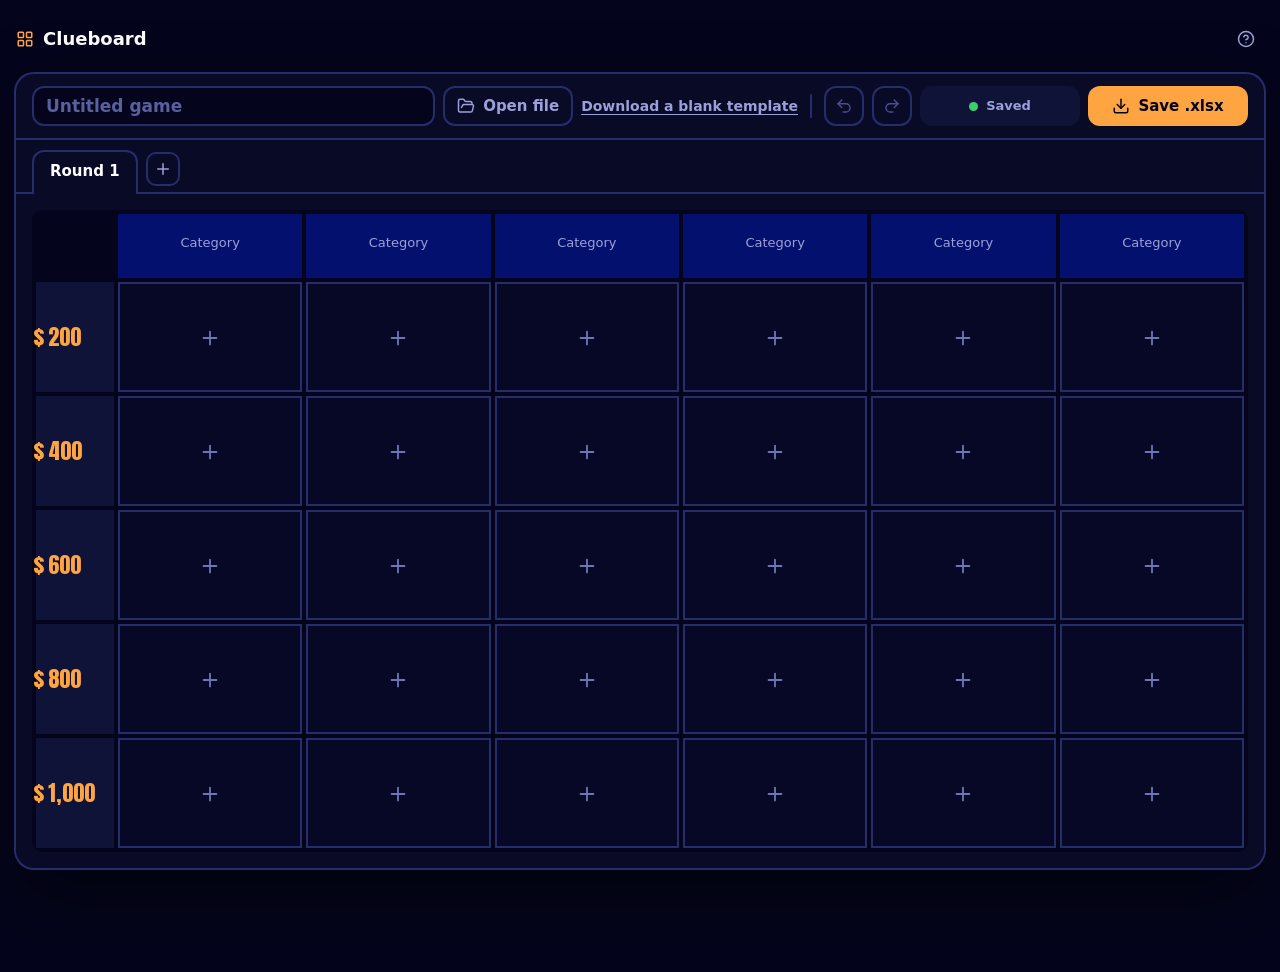
<file: designer.html>
<!DOCTYPE html>
<html lang="en">
<head>
<meta charset="utf-8">
<meta name="viewport" content="width=device-width, initial-scale=1, viewport-fit=cover">
<title>Clueboard - Designer</title>
<link rel="stylesheet" href="palette.css">
<!-- For the host screens' two buttons and the Anton face, not for the board itself. -->
<link rel="stylesheet" href="board.css">
<link rel="stylesheet" href="katex/katex.min.css">
<link rel="stylesheet" href="designer.css">
</head>
<body class="designer">

<!-- Where a game is written. Nothing here touches the network, and nothing is kept between
     visits: the game lives in this tab until Save writes it as an .xlsx file. -->
<div class="page">
  <header class="pagehead">
    <a class="logo" id="home" href="index.html" data-ico="grid" title="Back to the front page">Clueboard</a>
    <span class="popwrap right">
      <button type="button" class="helpicon" id="helpBtn" data-ico="help" aria-label="How it works" title="How it works" aria-expanded="false" aria-controls="help"></button>
      <div class="pop" id="help" role="dialog" aria-label="How it works" hidden>
        <h2>How it works</h2>
        <ul>
          <li>Click a square to write it. Drag it onto another square to swap the two.</li>
          <li>To move a clue to another round, cut it and paste it there.</li>
          <li>Click a category or a price to change it. Hover one to find its delete button.</li>
          <li>Double-click a round's tab to rename it, and drag tabs to put the rounds in order. The Final Clue always comes last.</li>
          <li>Paste a picture into an open square, or drop one onto any square. Videos go in as YouTube or Google Drive links.</li>
          <li>Maths goes between dollar signs: <code>$\frac{3}{4}$</code>, <code>$x^2$</code>, <code>$\sqrt{2}$</code>.</li>
        </ul>
        <h2>Keys</h2>
        <dl>
          <dt><kbd data-k="undo"></kbd> <kbd data-k="redo"></kbd></dt><dd>Undo, redo</dd>
          <dt><kbd data-k="copy"></kbd> <kbd data-k="cut"></kbd> <kbd data-k="paste"></kbd></dt><dd>Copy, cut and paste a square</dd>
          <dt><kbd data-k="clear"></kbd></dt><dd>Clear a square</dd>
          <dt><kbd>Arrows</kbd></dt><dd>Move between squares</dd>
          <dt><kbd>Alt</kbd> + arrows</dt><dd>Swap a square with its neighbour, or move a round's tab</dd>
          <dt><kbd>Enter</kbd></dt><dd>From the clue to the answer, then on to the next square</dd>
        </dl>
        <p>Up to 6 categories and 5 rows a round. Save writes the game as an .xlsx file, and that file is the real copy: keep it, and open it here on any device. This browser keeps one as you work too, but browsers clear their storage in time.</p>
      </div>
    </span>
  </header>
  <section class="app" aria-label="Set designer">
    <div class="toolbar">
      <label class="titlefield"><span class="sr">Game title</span><input id="title" type="text" maxlength="60" autocomplete="off" placeholder="Untitled game"></label>
      <button type="button" class="quiet lg" id="openBtn" data-ico="open">Open file</button>
      <!-- No accept filter, as on the host screen: a Mac's picker greys out a cloud file whose
           type it has not read yet. openGameFile() turns away anything else, with a reason. -->
      <input type="file" id="openIn" hidden>
      <button type="button" class="linkbtn" id="templateBtn">Download a blank template</button>
      <span class="sep" aria-hidden="true"></span>
      <button type="button" class="iconbtn" id="undoBtn" data-ico="undo" aria-label="Undo"></button>
      <button type="button" class="iconbtn" id="redoBtn" data-ico="redo" aria-label="Redo"></button>
      <div class="acts">
        <span id="status" class="status" role="status">Saved</span>
        <button type="button" class="act" id="saveBtn" data-ico="save">Save .xlsx</button>
      </div>
    </div>
    <div class="tabs" id="tabs" aria-label="Rounds">
      <span class="marker" id="marker" hidden></span>
      <div class="menu" id="addMenu" role="menu" aria-label="Add to the game" hidden></div>
    </div>
    <div class="work" id="work">
      <div class="gridwrap"><div class="grid" id="grid"></div></div>
      <form class="editor" id="editor" hidden aria-label="Edit square" novalidate>
        <div class="edhead">
          <div class="edwhere"><span class="edcat" id="edCat"></span><span class="edval" id="edVal"></span></div>
          <div class="ednav">
            <button type="button" class="iconbtn sm" id="prevSq" aria-label="Previous square" data-ico="left"></button>
            <button type="button" class="iconbtn sm" id="nextSq" aria-label="Next square" data-ico="right"></button>
            <span class="popwrap">
              <button type="button" class="iconbtn sm" id="sqMenuBtn" data-ico="more" aria-label="Copy, cut, paste or clear" title="Copy, cut, paste or clear" aria-haspopup="menu" aria-expanded="false" aria-controls="sqMenu"></button>
              <div class="menu right" id="sqMenu" role="menu" aria-label="Square" hidden>
                <button type="button" class="mi" role="menuitem" data-act="copy"><span data-ico="copy"></span>Copy<kbd data-k="copy"></kbd></button>
                <button type="button" class="mi" role="menuitem" data-act="cut"><span data-ico="cut"></span>Cut<kbd data-k="cut"></kbd></button>
                <button type="button" class="mi" role="menuitem" data-act="paste"><span data-ico="paste"></span>Paste<kbd data-k="paste"></kbd></button>
                <button type="button" class="mi danger" role="menuitem" data-act="clear"><span data-ico="trash"></span>Clear<kbd data-k="clear"></kbd></button>
              </div>
            </span>
            <button type="button" class="iconbtn sm" id="closeEd" aria-label="Close" data-ico="x"></button>
          </div>
        </div>
        <label class="field" id="fCatWrap" hidden>Category<input id="fCat" type="text" maxlength="40" autocomplete="off"></label>
        <label class="field">Clue<textarea id="fClue" rows="3"></textarea></label>
        <label class="field">Answer<textarea id="fAnswer" rows="2"></textarea></label>
        <div class="field" role="group" aria-labelledby="mediaLbl">
          <span id="mediaLbl">Picture or video</span>
          <div class="drop" id="drop">
            <p><span data-ico="image"></span><span>Paste or drop a picture, or <button type="button" class="linkbtn" id="chooseBtn">choose a file</button></span></p>
            <input type="file" id="fileIn" accept="image/*" hidden>
            <div class="linkrow"><span data-ico="link"></span><input id="fLink" type="url" placeholder="or paste a YouTube or Drive link" autocomplete="off" aria-label="Picture or video link"></div>
            <p class="err" id="linkErr" hidden></p>
          </div>
          <div class="mediacard" id="mediaCard" hidden></div>
        </div>
        <label class="switch" id="ddWrap"><input type="checkbox" id="fDD">Daily Double</label>
        <div class="preview" id="preview"></div>
      </form>
    </div>
  </section>

</div>
<dialog id="leaveDlg" aria-labelledby="leaveTitle">
  <h2 id="leaveTitle">Save first?</h2>
  <p>Your latest changes aren't in a saved file yet.</p>
  <div class="dlgacts">
    <button type="button" class="quiet lg danger" data-leave="leave" id="leaveGo">Leave without saving</button>
    <button type="button" class="quiet lg" data-leave="">Cancel</button>
    <button type="button" class="act" data-leave="save" id="leaveSave" autofocus>Save and leave</button>
  </div>
</dialog>
<div class="toast" id="toast" role="status" aria-live="polite" hidden></div>
<p class="sr" id="live" aria-live="polite"></p>

<script src="katex/katex.min.js"></script>
<script src="clues.js"></script>
<script src="math.js"></script>
<script src="pictures.js"></script>
<script src="xlsx.js"></script>
<script>
(() => {
  "use strict";
  const FINAL = FINAL_TAB;   // fixed: its tab name in the file, so no round may take it
  const SET_KEY = "clueboard-set";   // the control screen's set, read only for its pictures
  const MAC = /Mac|iPhone|iPad|iPod/.test(navigator.platform || navigator.userAgent);
  const $ = (s) => document.querySelector(s);
  const reduce = window.matchMedia("(prefers-reduced-motion: reduce)");

  const PATHS = {
    grid: '<rect width="7" height="7" x="3" y="3" rx="1"/><rect width="7" height="7" x="14" y="3" rx="1"/><rect width="7" height="7" x="14" y="14" rx="1"/><rect width="7" height="7" x="3" y="14" rx="1"/>',
    plus: '<path d="M12 5v14M5 12h14"/>',
    x: '<path d="M18 6 6 18M6 6l12 12"/>',
    left: '<path d="m15 18-6-6 6-6"/>',
    right: '<path d="m9 18 6-6-6-6"/>',
    down: '<path d="m6 9 6 6 6-6"/>',
    image: '<rect x="3" y="3" width="18" height="18" rx="2"/><circle cx="9" cy="9" r="2"/><path d="m21 15-3.1-3.1a2 2 0 0 0-2.8 0L6 21"/>',
    play: '<path d="M7 4.5v15l12-7.5z"/>',
    open: '<path d="m6 14 1.5-2.9A2 2 0 0 1 9.24 10H20a2 2 0 0 1 1.94 2.5l-1.54 6a2 2 0 0 1-1.95 1.5H4a2 2 0 0 1-2-2V5a2 2 0 0 1 2-2h3.9a2 2 0 0 1 1.69.9l.81 1.2a2 2 0 0 0 1.67.9H18a2 2 0 0 1 2 2v2"/>',
    save: '<path d="M21 15v4a2 2 0 0 1-2 2H5a2 2 0 0 1-2-2v-4"/><path d="m7 10 5 5 5-5"/><path d="M12 15V3"/>',
    link: '<path d="M10 13a5 5 0 0 0 7.54.54l3-3a5 5 0 0 0-7.07-7.07l-1.72 1.71"/><path d="M14 11a5 5 0 0 0-7.54-.54l-3 3a5 5 0 0 0 7.07 7.07l1.71-1.71"/>',
    undo: '<path d="M9 14 4 9l5-5"/><path d="M4 9h10.5a5.5 5.5 0 0 1 0 11H11"/>',
    redo: '<path d="m15 14 5-5-5-5"/><path d="M20 9H9.5a5.5 5.5 0 0 0 0 11H13"/>',
    help: '<circle cx="12" cy="12" r="10"/><path d="M9.09 9a3 3 0 0 1 5.83 1c0 2-3 3-3 3"/><path d="M12 17h.01"/>',
    trash: '<path d="M3 6h18"/><path d="M19 6v14a2 2 0 0 1-2 2H7a2 2 0 0 1-2-2V6"/><path d="M8 6V4a2 2 0 0 1 2-2h4a2 2 0 0 1 2 2v2"/>',
    flag: '<path d="M4 15s1-1 4-1 5 2 8 2 4-1 4-1V3s-1 1-4 1-5-2-8-2-4 1-4 1z"/><path d="M4 22v-7"/>',
    more: '<circle cx="12" cy="12" r="1"/><circle cx="19" cy="12" r="1"/><circle cx="5" cy="12" r="1"/>',
    copy: '<rect width="14" height="14" x="8" y="8" rx="2"/><path d="M4 16c-1.1 0-2-.9-2-2V4c0-1.1.9-2 2-2h10c1.1 0 2 .9 2 2"/>',
    cut: '<circle cx="6" cy="6" r="3"/><path d="M8.12 8.12 12 12"/><path d="M20 4 8.12 15.88"/><circle cx="6" cy="18" r="3"/><path d="M14.8 14.8 20 20"/>',
    paste: '<rect width="8" height="4" x="8" y="2" rx="1"/><path d="M16 4h2a2 2 0 0 1 2 2v14a2 2 0 0 1-2 2H6a2 2 0 0 1-2-2V6a2 2 0 0 1 2-2h2"/>'
  };
  // Lucide's, as in icons/: inline, because an <img> cannot take its colour from its button.
  function ico(name, px) {
    const s = px || 18, solid = name === "play";
    return `<svg width="${s}" height="${s}" viewBox="0 0 24 24" fill="${solid ? "currentColor" : "none"}" stroke="${solid ? "none" : "currentColor"}" stroke-width="2" stroke-linecap="round" stroke-linejoin="round" aria-hidden="true">${PATHS[name]}</svg>`;
  }
  document.querySelectorAll("[data-ico]").forEach((el) => el.insertAdjacentHTML("afterbegin", ico(el.dataset.ico)));

  const state = {
    title: "",
    rounds: [],
    final: null,
    view: 0,       // a round's index, or "final"
    sel: null,     // { c, r } of the square in the editor
    rev: 0         // which version of the set this is, so Save and Undo can tell saved from not
  };
  let nextId = 1, revCounter = 0, savedRev = 0, savedAt = "";

  const grid = $("#grid"), work = $("#work"), ed = $("#editor"), tabsEl = $("#tabs"), addMenu = $("#addMenu"), marker = $("#marker");
  const titleEl = $("#title"), statusEl = $("#status"), undoBtn = $("#undoBtn"), redoBtn = $("#redoBtn"), helpBtn = $("#helpBtn"), help = $("#help");
  const toastEl = $("#toast"), liveEl = $("#live"), drop = $("#drop");
  const sqMenu = $("#sqMenu"), sqMenuBtn = $("#sqMenuBtn"), leaveDlg = $("#leaveDlg");
  const f = { cat: $("#fCat"), clue: $("#fClue"), answer: $("#fAnswer"), link: $("#fLink"), dd: $("#fDD"), file: $("#fileIn") };

  const cur = () => state.rounds[state.view];
  const fmt = (n) => Number(n).toLocaleString("en-US");
  const money = (n) => "$" + fmt(n);
  const esc = (s) => String(s == null ? "" : s).replace(/[&<>"']/g, (ch) => ({ "&": "&amp;", "<": "&lt;", ">": "&gt;", '"': "&quot;", "'": "&#39;" }[ch]));
  const plain = (s) => String(s || "").replace(/[$\\{}]/g, "");
  const blank = (s) => !s || (!s.clue.trim() && !s.answer.trim() && !s.media && !s.dd);
  const bytes = (n) => n >= 1e6 ? (n / 1e6).toFixed(1) + " MB" : Math.max(1, Math.round(n / 1e3)) + " KB";
  const where = (c, r) => `${cur().cats[c].trim() || "Untitled category"}, ${money(cur().prices[r])}`;
  const sqEl = (c, r) => grid.querySelector(`.sq[data-c="${c}"][data-r="${r}"]`);
  const fileName = () => (state.title.trim() || "Untitled game") + ".xlsx";
  // A picture this device holds. A linked one is drawn as an icon: the designer does not reach
  // out to other people's sites, and the board shows the real thing.
  const pictureSrc = (m) => (m && m.kind === "picture" && m.id && pictureURLs[m.id]) || "";

  /* ---------- the set: a new one, or one opened ---------- */

  function newRound(name, prices) {
    return {
      id: nextId++, name: name, cats: Array(MAX_COLS).fill(""), prices: prices,
      cells: Array.from({ length: MAX_COLS }, () => Array(prices.length).fill(null))
    };
  }
  // Takes on a whole set - a new one, or a file - with no history.
  function adopt(s, title) {
    nextId = 1;
    const rounds = ((s && s.rounds) || []).filter((R) => R && R.cats && R.cats.length && R.prices && R.prices.length);
    state.rounds = rounds.map((R) => Object.assign({}, R, { id: nextId++ }));
    if (!state.rounds.length) state.rounds.push(newRound("Round 1", [0, 1, 2, 3, 4].map((r) => ladder(1, r))));
    state.title = String(title != null ? title : (s && s.title) || "").slice(0, 60);
    state.final = (s && s.final) || null;
    state.view = 0;
    state.sel = null;
    past.length = 0;
    future.length = 0;
    lastKey = "";
    state.rev = ++revCounter;
  }

  /* ---------- undo and redo ----------
     Every change takes a snapshot of the set first. A run of typing in one field within a second
     and a half of the last keystroke is one step, so undo takes back a word, not a letter. */

  const past = [], future = [];
  let lastKey = "", lastAt = 0;
  const snap = () => structuredClone({ title: state.title, rounds: state.rounds, final: state.final, view: state.view, sel: state.sel, rev: state.rev });
  function commit(key) {
    const now = Date.now();
    if (!(key && key === lastKey && now - lastAt < 1500)) {
      past.push(snap());
      if (past.length > 300) past.shift();
      future.length = 0;
    }
    lastKey = key || "";
    lastAt = now;
    state.rev = ++revCounter;   // never reused, so "Saved" only ever means this exact version
  }
  function restore(s) {
    const focusId = document.activeElement ? document.activeElement.id : "";
    state.title = s.title;
    state.rounds = s.rounds;
    state.final = s.final;
    state.rev = s.rev;
    state.view = s.view === "final" ? (s.final ? "final" : 0) : Math.min(s.view, s.rounds.length - 1);
    const R = typeof state.view === "number" ? state.rounds[state.view] : null;
    state.sel = s.sel && R && s.sel.c < R.cats.length && s.sel.r < R.prices.length ? s.sel : null;
    lastKey = "";
    closePops();
    render();
    const el = focusId && document.getElementById(focusId);
    if (el && el.offsetParent) el.focus({ preventScroll: true });
  }
  function undo() { if (past.length) { future.push(snap()); restore(past.pop()); say("Undone."); } }
  function redo() { if (future.length) { past.push(snap()); restore(future.pop()); say("Redone."); } }

  /* ---------- the grid ---------- */

  function makeSquare(c, r) {
    const s = cur().cells[c][r], b = document.createElement("button");
    b.type = "button";
    b.className = "sq";
    b.dataset.c = c;
    b.dataset.r = r;
    const at = where(c, r);
    if (!s) {
      b.classList.add("blank");
      b.innerHTML = ico("plus", 22);
      b.setAttribute("aria-label", `${at}: empty. Add a clue.`);
    } else {
      const noClue = !s.clue.trim(), noAns = !s.answer.trim(), src = pictureSrc(s.media);
      const media = !s.media ? "" : src
        ? `<img class="thumb" src="${esc(src)}" alt="">`
        : `<span class="vthumb">${ico(s.media.kind === "video" ? "play" : s.media.kind === "picture" ? "image" : "link", 14)}</span>`;
      // A missing clue or answer shows as a warning in the place it is missing from.
      b.innerHTML = `<span class="top">${noClue ? '<span class="badge warn">No clue</span>' : '<span class="q"></span>'}${media}</span>` +
        `<span class="foot">${s.dd ? '<span class="badge dd">DD</span>' : ""}${noAns ? '<span class="badge warn">No answer</span>' : '<span class="a"></span>'}</span>`;
      if (!noClue) mathText(b.querySelector(".q"), s.clue);
      if (!noAns) mathText(b.querySelector(".a"), s.answer);
      b.classList.toggle("has-media", !!s.media);
      b.classList.toggle("is-dd", !!s.dd);
      b.setAttribute("aria-label", `${at}: ${noClue ? "no clue yet" : plain(s.clue)}. ${noAns ? "No answer yet." : "Answer: " + plain(s.answer) + "."}` +
        (s.dd ? " Daily Double." : "") + (s.media ? ` Has a ${s.media.kind === "video" ? "video" : "picture"}.` : ""));
    }
    if (state.sel && state.sel.c === c && state.sel.r === r) b.classList.add("sel");
    return b;
  }
  function makeCat(c) {
    const R = cur(), d = document.createElement("div");
    d.className = "cat";
    d.innerHTML = `<textarea id="cat-${c}" data-c="${c}" rows="2" maxlength="40" spellcheck="false" placeholder="Category" aria-label="Category ${c + 1} name">${esc(R.cats[c])}</textarea>` +
      (R.cats.length > 1 ? `<button type="button" class="del" data-rmcol="${c}" aria-label="Delete category ${esc(R.cats[c].trim() || c + 1)}">${ico("x", 14)}</button>` : "");
    return d;
  }
  function makePrice(r) {
    const R = cur(), d = document.createElement("div");
    d.className = "price";
    d.innerHTML = `<label><span aria-hidden="true">$</span><input id="price-${r}" data-r="${r}" type="text" inputmode="numeric" autocomplete="off" aria-label="Price of row ${r + 1}" value="${fmt(R.prices[r])}"></label>` +
      (R.prices.length > 1 ? `<button type="button" class="del" data-rmrow="${r}" aria-label="Delete the ${money(R.prices[r])} row">${ico("x", 14)}</button>` : "");
    return d;
  }
  function place(el, area) { el.style.gridArea = area; grid.appendChild(el); }
  function renderGrid() {
    if (state.view === "final") return;
    const R = cur(), cols = R.cats.length, rows = R.prices.length;
    // The add buttons only exist below the cap, so a full board is just the board.
    grid.style.gridTemplateColumns = `78px repeat(${cols}, minmax(0, 1fr))` + (cols < MAX_COLS ? " 44px" : "");
    grid.style.gridTemplateRows = `minmax(64px, auto) repeat(${rows}, minmax(110px, auto))` + (rows < MAX_ROWS ? " 40px" : "");
    grid.textContent = "";
    place(document.createElement("div"), "1 / 1");
    R.cats.forEach((_, c) => place(makeCat(c), `1 / ${c + 2}`));
    R.prices.forEach((_, r) => {
      place(makePrice(r), `${r + 2} / 1`);
      R.cats.forEach((__, c) => place(makeSquare(c, r), `${r + 2} / ${c + 2}`));
    });
    const adder = (cls, label, area) => {
      const b = document.createElement("button");
      b.type = "button";
      b.className = cls;
      b.title = label;
      b.setAttribute("aria-label", label);
      b.innerHTML = ico("plus");
      place(b, area);
    };
    if (cols < MAX_COLS) adder("addcol", "Add a category", `1 / ${cols + 2} / span ${rows + 1} / span 1`);
    if (rows < MAX_ROWS) adder("addrow", "Add a row", `${rows + 2} / 1 / span 1 / span ${cols + 1}`);
  }
  function refreshSquare(c, r) {
    const old = sqEl(c, r);
    if (!old) return;
    const fresh = makeSquare(c, r), had = document.activeElement === old;
    fresh.style.gridArea = old.style.gridArea;
    old.replaceWith(fresh);
    if (had) fresh.focus();   // keyboard users keep their place
  }
  function markSel() {
    grid.querySelectorAll(".sq").forEach((b) => {
      b.classList.toggle("sel", !!state.sel && +b.dataset.c === state.sel.c && +b.dataset.r === state.sel.r);
    });
  }
  function focusSquare(c, r) { const b = sqEl(c, r); if (b) b.focus(); }

  /* ---------- swapping squares ---------- */

  function flip(el, from) {
    if (!el || !from || reduce.matches || !el.animate) return;
    const to = el.getBoundingClientRect(), dx = from.left - to.left, dy = from.top - to.top;
    if (!dx && !dy) return;
    el.animate([{ transform: `translate(${dx}px, ${dy}px)`, zIndex: 2 }, { transform: "none", zIndex: 2 }],
      { duration: 240, easing: "cubic-bezier(.2, .8, .2, 1)" });
  }
  function swap(c1, r1, c2, r2, fromRect) {
    const R = cur(), e1 = sqEl(c1, r1), e2 = sqEl(c2, r2);
    const b1 = fromRect || (e1 && e1.getBoundingClientRect()), b2 = e2 && e2.getBoundingClientRect();
    commit("");
    const moved = R.cells[c1][r1];
    R.cells[c1][r1] = R.cells[c2][r2];
    R.cells[c2][r2] = moved;
    if (state.sel) {   // the editor follows the clue it is showing
      if (state.sel.c === c1 && state.sel.r === r1) state.sel = { c: c2, r: r2 };
      else if (state.sel.c === c2 && state.sel.r === r2) state.sel = { c: c1, r: r1 };
    }
    renderGrid();
    flip(sqEl(c2, r2), b1);
    flip(sqEl(c1, r1), b2);
    if (state.sel) fillEditor();
    after();
    say(R.cells[c1][r1] ? `Swapped ${where(c2, r2)} with ${where(c1, r1)}.` : `Moved to ${where(c2, r2)}.`);
  }

  // Pointer events rather than HTML drag and drop, so a finger on an iPad works the same as a mouse.
  let drag = null, suppressClick = false;
  grid.addEventListener("pointerdown", (e) => {
    const b = e.target.closest(".sq");
    if (!b || b.classList.contains("blank") || e.button !== 0 || !e.isPrimary) return;
    drag = { c: +b.dataset.c, r: +b.dataset.r, el: b, x: e.clientX, y: e.clientY, ghost: null, over: null };
  });
  function moveSquareDrag(e) {
    if (!drag.ghost) {
      if (Math.hypot(e.clientX - drag.x, e.clientY - drag.y) < 6) return;
      const rect = drag.el.getBoundingClientRect(), g = drag.el.cloneNode(true);
      drag.dx = drag.x - rect.left;
      drag.dy = drag.y - rect.top;
      g.classList.add("ghost");
      g.classList.remove("sel");
      g.setAttribute("aria-hidden", "true");
      g.tabIndex = -1;
      g.style.cssText = `width:${rect.width}px;height:${rect.height}px;`;
      document.body.appendChild(g);
      drag.ghost = g;
      drag.el.classList.add("lifted");
      document.body.classList.add("dragging");
    }
    drag.ghost.style.transform = `translate(${e.clientX - drag.dx}px, ${e.clientY - drag.dy}px)` + (reduce.matches ? "" : " rotate(1.5deg)");
    const hit = document.elementFromPoint(e.clientX, e.clientY);
    const over = hit && hit.closest ? hit.closest(".sq") : null;
    const target = over && over !== drag.el && grid.contains(over) ? over : null;
    if (target !== drag.over) {
      if (drag.over) drag.over.classList.remove("target");
      if (target) target.classList.add("target");
      drag.over = target;
    }
  }
  function endDrag(dropIt) {
    const d = drag;
    drag = null;
    if (!d || !d.ghost) return;
    const ghostRect = d.ghost.getBoundingClientRect();
    d.ghost.remove();
    d.el.classList.remove("lifted");
    document.body.classList.remove("dragging");
    if (d.over) d.over.classList.remove("target");
    suppressClick = true;
    setTimeout(() => { suppressClick = false; }, 0);
    if (dropIt && d.over) swap(d.c, d.r, +d.over.dataset.c, +d.over.dataset.r, ghostRect);
  }

  /* ---------- rows and columns ---------- */

  function addCol() {
    const R = cur();
    if (R.cats.length >= MAX_COLS) return;
    commit("");
    R.cats.push("");
    R.cells.push(R.prices.map(() => null));
    renderGrid();
    after();
    $(`#cat-${R.cats.length - 1}`).focus();
  }
  function addRow() {
    const R = cur(), p = R.prices, n = p.length;
    if (n >= MAX_ROWS) return;
    commit("");
    p.push(Math.min(99999, Math.max(1, n >= 2 ? p[n - 1] * 2 - p[n - 2] : (p[0] || 100) * 2)));   // carry the ladder on
    R.cells.forEach((col) => col.push(null));
    renderGrid();
    after();
  }
  function shiftSel(axis, i) {
    const s = state.sel;
    if (!s) return;
    if (s[axis] === i) closeEditor(true);
    else if (s[axis] > i) s[axis]--;
    if (state.sel) fillEditor();
  }
  function removeCol(c) {
    const R = cur();
    if (R.cats.length <= 1) return;
    commit("");
    const name = R.cats[c].trim() || "the untitled category";
    R.cats.splice(c, 1);
    R.cells.splice(c, 1);
    shiftSel("c", c);
    renderGrid();
    after();
    say(`Deleted ${name}.`);
  }
  function removeRow(r) {
    const R = cur();
    if (R.prices.length <= 1) return;
    commit("");
    const price = R.prices[r];
    R.prices.splice(r, 1);
    R.cells.forEach((col) => col.splice(r, 1));
    shiftSel("r", r);
    renderGrid();
    after();
    say(`Deleted the ${money(price)} row.`);
  }

  /* ---------- rounds ---------- */

  function nextRoundName() {
    let n = state.rounds.length + 1, name = "";
    do { name = "Round " + n++; } while (state.rounds.some((R) => R.name.toLowerCase() === name.toLowerCase()));
    return name;
  }
  function show(v) {
    closeEditor(true);
    state.view = v;
    render();
  }
  function addRound() {
    closePops();
    commit("");
    const k = state.rounds.length + 1, base = [0, 1, 2, 3, 4].map((j) => state.rounds[0].prices[j] || (j + 1) * 200);
    state.rounds.push(newRound(nextRoundName(), base.map((p) => Math.min(99999, p * k))));   // round 2 is double, round 3 triple
    show(state.rounds.length - 1);
  }
  function addFinal() {
    closePops();
    commit("");
    state.final = { cat: "", clue: "", answer: "", media: null };
    show("final");
  }
  function removeRound(i) {
    if (state.rounds.length <= 1) return;
    commit("");
    const name = state.rounds[i].name;
    state.rounds.splice(i, 1);
    if (state.view === i) { state.sel = null; state.view = Math.max(0, i - 1); }
    else if (typeof state.view === "number" && state.view > i) state.view--;
    render();
    say(`Deleted ${name}.`);
  }
  function removeFinal() {
    commit("");
    state.final = null;
    if (state.view === "final") state.view = state.rounds.length - 1;
    render();
    say(`Deleted the ${FINAL}.`);
  }
  function moveRound(from, to) {
    if (from === to) return;
    commit("");
    const viewing = typeof state.view === "number" ? state.rounds[state.view] : null;
    const moved = state.rounds.splice(from, 1)[0];
    state.rounds.splice(to, 0, moved);
    if (viewing) state.view = state.rounds.indexOf(viewing);
    renderTabs();
    after();
    say(`${moved.name} is now round ${to + 1}.`);
  }
  // A round's name is its tab's name in the file, so it keeps to Excel's rules for one
  // (cleanRoundName, in clues.js), and no two tabs may be alike.
  function renameRound(i, raw) {
    const R = state.rounds[i], name = cleanRoundName(raw), low = name.toLowerCase();
    if (!name || name === R.name) { renderTabs(true); return; }
    if (low === FINAL.toLowerCase() || low === "help" || state.rounds.some((x, k) => k !== i && x.name.toLowerCase() === low)) {
      renderTabs(true);
      toast(`“${name}” is already a tab name.`);
      return;
    }
    commit("");
    R.name = name;
    renderTabs(true);
    after();
  }
  function startRename(i) {
    const R = state.rounds[i], tab = document.getElementById("tab-" + R.id);
    if (!tab) return;
    const input = document.createElement("input");
    input.className = "tabname";
    input.id = "tabname";
    input.value = R.name;
    input.maxLength = 31;
    input.setAttribute("aria-label", "Round name");
    tab.replaceWith(input);
    input.focus();
    input.select();
    let done = false;
    const finish = (keep) => { if (done) return; done = true; if (keep) renameRound(i, input.value); else renderTabs(true); };
    input.addEventListener("keydown", (e) => {
      if (e.key === "Enter") { e.preventDefault(); finish(true); }
      else if (e.key === "Escape") { e.preventDefault(); e.stopPropagation(); finish(false); }
    });
    input.addEventListener("blur", () => finish(true));
  }

  function tabX(label, del) {
    return `<button type="button" class="tabx" data-del="${del}" aria-label="${esc(label)}">${ico("x", 14)}</button>`;
  }
  // Rebuilt only when the tabs themselves change. Switching rounds just moves the highlight, so
  // the tab under the pointer stays the same element and a double-click on it still renames.
  let tabSig = "";
  function renderTabs(force) {
    const sig = JSON.stringify([state.rounds.map((R) => [R.id, R.name]), !!state.final]);
    if (!force && sig === tabSig) {
      tabsEl.querySelectorAll(".tabwrap").forEach((w) => {
        const on = w.dataset.i != null ? state.view === +w.dataset.i : state.view === "final", b = w.querySelector(".tab");
        w.classList.toggle("on", on);
        if (b && on) b.setAttribute("aria-current", "true");
        else if (b) b.removeAttribute("aria-current");
      });
      return;
    }
    tabSig = sig;
    tabsEl.querySelectorAll(".tabwrap, .addround").forEach((n) => n.remove());
    const html = [];
    state.rounds.forEach((R, i) => {
      const on = state.view === i;
      html.push(`<span class="tabwrap${on ? " on" : ""}" data-i="${i}"><button type="button" class="tab" id="tab-${R.id}" data-i="${i}" title="Double-click to rename. Drag to reorder."${on ? ' aria-current="true"' : ""}>${esc(R.name)}</button>` +
        (state.rounds.length > 1 ? tabX("Delete " + R.name, i) : "") + "</span>");
    });
    if (state.final) {
      const on = state.view === "final";
      html.push(`<span class="tabwrap${on ? " on" : ""}"><button type="button" class="tab" id="tab-final"${on ? ' aria-current="true"' : ""}>${FINAL}</button>${tabX("Delete the " + FINAL, "final")}</span>`);
    }
    // With the Final Clue already in, + has only one thing it can mean, so it skips the menu.
    const label = state.final ? "Add " + nextRoundName() : "Add a round or the " + FINAL;
    html.push(`<button type="button" class="iconbtn sm addround" id="addRound" title="${esc(label)}" aria-label="${esc(label)}"` +
      (state.final ? "" : ` aria-haspopup="menu" aria-expanded="${!addMenu.hidden}"`) + `>${ico("plus")}</button>`);
    marker.insertAdjacentHTML("beforebegin", html.join(""));
  }
  // The three pop-ups: help, the + menu and a square's menu. One is open at a time, and a click
  // anywhere else, or Escape, closes it.
  const POPS = [[help, () => helpBtn], [addMenu, () => $("#addRound")], [sqMenu, () => sqMenuBtn]];
  function closePops(refocus) {
    let closed = false;
    POPS.forEach(([el, btnOf]) => {
      if (el.hidden) return;
      el.hidden = true;
      closed = true;
      const b = btnOf();
      if (b) { b.setAttribute("aria-expanded", "false"); if (refocus) b.focus(); }
    });
    return closed;
  }
  function openPop(el, btn) {
    closePops();
    el.hidden = false;
    btn.setAttribute("aria-expanded", "true");
    const first = el.querySelector("button:not(:disabled)");
    if (first) first.focus();
  }
  function toggleMenu() {
    if (!addMenu.hidden) { closePops(true); return; }
    const btn = $("#addRound");
    addMenu.innerHTML = `<button type="button" class="mi" role="menuitem" data-add="round">${ico("plus", 16)}${esc(nextRoundName())}</button>` +
      `<button type="button" class="mi" role="menuitem" data-add="final">${ico("flag", 16)}${FINAL}</button>`;
    addMenu.style.left = btn.offsetLeft + "px";
    openPop(addMenu, btn);
  }

  let tabDrag = null, suppressTabClick = false;
  tabsEl.addEventListener("click", (e) => {
    if (suppressTabClick) return;
    const t = e.target.closest("button");
    if (!t || !tabsEl.contains(t)) return;
    if (t.dataset.del != null) { if (t.dataset.del === "final") removeFinal(); else removeRound(+t.dataset.del); }
    else if (t.id === "addRound") { if (state.final) addRound(); else toggleMenu(); }
    else if (t.dataset.add) { if (t.dataset.add === "final") addFinal(); else addRound(); }
    else if (t.classList.contains("tab")) { const v = t.dataset.i != null ? +t.dataset.i : "final"; if (v !== state.view) show(v); }
  });
  tabsEl.addEventListener("dblclick", (e) => { const t = e.target.closest(".tab[data-i]"); if (t) startRename(+t.dataset.i); });
  tabsEl.addEventListener("keydown", (e) => {
    const t = e.target.closest(".tab[data-i]");
    if (!t) return;
    const i = +t.dataset.i;
    if (e.key === "F2") { e.preventDefault(); startRename(i); return; }
    if (!e.altKey || (e.key !== "ArrowLeft" && e.key !== "ArrowRight")) return;
    e.preventDefault();
    const to = i + (e.key === "ArrowLeft" ? -1 : 1);
    if (to < 0 || to >= state.rounds.length) return;
    moveRound(i, to);
    document.getElementById("tab-" + state.rounds[to].id).focus();
  });
  tabsEl.addEventListener("pointerdown", (e) => {
    const t = e.target.closest(".tab[data-i]");
    if (!t || e.button !== 0 || !e.isPrimary || state.rounds.length < 2) return;
    tabDrag = { i: +t.dataset.i, x: e.clientX, wrap: t.parentElement, on: false, to: +t.dataset.i };
  });
  function moveTabDrag(e) {
    const dx = e.clientX - tabDrag.x;
    if (!tabDrag.on) {
      if (Math.abs(dx) < 6) return;
      tabDrag.on = true;
      tabDrag.wrap.classList.add("lift");
      marker.hidden = false;
      document.body.classList.add("dragging");
    }
    tabDrag.wrap.style.transform = `translateX(${dx}px)`;
    // The new position is however many of the other rounds now sit left of the pointer.
    const others = Array.from(tabsEl.querySelectorAll(".tabwrap[data-i]")).filter((w) => w !== tabDrag.wrap);
    const to = others.filter((w) => { const r = w.getBoundingClientRect(); return e.clientX > r.left + r.width / 2; }).length;
    tabDrag.to = to;
    const box = tabsEl.getBoundingClientRect();
    const x = others[to] ? others[to].getBoundingClientRect().left - 5 : others[to - 1].getBoundingClientRect().right + 2;
    marker.style.left = (x - box.left) + "px";
  }
  function endTabDrag(dropIt) {
    const d = tabDrag;
    tabDrag = null;
    if (!d || !d.on) return;
    d.wrap.classList.remove("lift");
    d.wrap.style.transform = "";
    marker.hidden = true;
    document.body.classList.remove("dragging");
    suppressTabClick = true;
    setTimeout(() => { suppressTabClick = false; }, 0);
    if (dropIt && d.to !== d.i) moveRound(d.i, d.to);
  }

  window.addEventListener("pointermove", (e) => {
    if (tabDrag) moveTabDrag(e);
    else if (drag) moveSquareDrag(e);
  });
  window.addEventListener("pointerup", () => { endTabDrag(true); endDrag(true); });
  window.addEventListener("pointercancel", () => { endTabDrag(false); endDrag(false); });

  /* ---------- the grid's own edits: names, prices, keys, clicks ---------- */

  grid.addEventListener("input", (e) => {
    const t = e.target, R = cur();
    if (t.matches(".cat textarea")) {
      const c = +t.dataset.c, clean = t.value.replace(/\s*\n\s*/g, " ");
      if (clean !== t.value) t.value = clean;
      commit(`cat:${R.id}:${c}`);
      R.cats[c] = clean;
      if (state.sel && state.sel.c === c) fillHead();
      after();
    } else if (t.matches(".price input")) {
      const r = +t.dataset.r, n = Math.min(parseInt(t.value.replace(/[^0-9]/g, ""), 10), 99999);
      if (n > 0 && n !== R.prices[r]) {
        commit(`price:${R.id}:${r}`);
        R.prices[r] = n;
        if (state.sel && state.sel.r === r) fillHead();
        after();
      }
    }
  });
  grid.addEventListener("focusin", (e) => { if (e.target.matches(".price input")) e.target.select(); });
  grid.addEventListener("focusout", (e) => {
    if (e.target.matches(".cat textarea, .price input")) lastKey = "";
    if (e.target.matches(".price input")) e.target.value = fmt(cur().prices[+e.target.dataset.r]);
  });
  grid.addEventListener("keydown", (e) => {
    if (e.key === "Enter" && e.target.matches(".cat textarea, .price input")) { e.preventDefault(); e.target.blur(); return; }
    const b = e.target.closest && e.target.closest(".sq");
    if (!b || e.metaKey || e.ctrlKey) return;
    const R = cur(), c = +b.dataset.c, r = +b.dataset.r;
    if ((e.key === "Delete" || e.key === "Backspace") && !e.altKey) { e.preventDefault(); clearSquare(c, r); return; }
    const d = { ArrowLeft: [-1, 0], ArrowRight: [1, 0], ArrowUp: [0, -1], ArrowDown: [0, 1] }[e.key];
    if (!d) return;
    e.preventDefault();
    const c2 = c + d[0], r2 = r + d[1];
    if (c2 < 0 || r2 < 0 || c2 >= R.cats.length || r2 >= R.prices.length) return;
    if (e.altKey) swap(c, r, c2, r2);   // Alt carries the square along; a plain arrow only moves the focus
    focusSquare(c2, r2);
  });
  grid.addEventListener("click", (e) => {
    if (suppressClick) return;
    const b = e.target.closest("button");
    if (!b || !grid.contains(b)) return;
    if (b.classList.contains("sq")) openEditor(+b.dataset.c, +b.dataset.r);
    else if (b.dataset.rmcol != null) removeCol(+b.dataset.rmcol);
    else if (b.dataset.rmrow != null) removeRow(+b.dataset.rmrow);
    else if (b.classList.contains("addcol")) addCol();
    else if (b.classList.contains("addrow")) addRow();
  });

  /* ---------- the editor ---------- */

  function target(create) {
    if (state.view === "final") return state.final;
    if (!state.sel) return null;
    const R = cur(), c = state.sel.c, r = state.sel.r;
    if (!R.cells[c][r] && create) R.cells[c][r] = { clue: "", answer: "", media: null, dd: false };
    return R.cells[c][r];
  }
  const fieldKey = (name) => state.view === "final" ? "final:" + name : `${name}:${cur().id}:${state.sel.c}:${state.sel.r}`;
  function openEditor(c, r) {
    state.sel = { c: c, r: r };
    work.classList.add("editing");
    ed.hidden = false;
    fillEditor();
    markSel();
    f.clue.focus({ preventScroll: true });
  }
  function closeEditor(silent) {
    if (state.view === "final") return;
    const s = state.sel;
    state.sel = null;
    work.classList.remove("editing");
    ed.hidden = true;
    markSel();
    if (!silent && s) focusSquare(s.c, s.r);
  }
  function fillHead() {
    if (state.view === "final") { $("#edCat").textContent = FINAL; $("#edVal").textContent = ""; return; }
    $("#edCat").textContent = cur().cats[state.sel.c].trim() || "Untitled category";
    $("#edVal").textContent = money(cur().prices[state.sel.r]);
  }
  function fillEditor() {
    const fin = state.view === "final", t = target(false);
    $("#fCatWrap").hidden = !fin;
    $("#prevSq").hidden = fin;
    $("#nextSq").hidden = fin;
    $("#closeEd").hidden = fin;
    $("#ddWrap").hidden = fin;
    ed.setAttribute("aria-label", fin ? "Edit the " + FINAL : "Edit square");
    fillHead();
    if (fin) f.cat.value = t.cat;
    f.clue.value = t ? t.clue : "";
    f.answer.value = t ? t.answer : "";
    f.dd.checked = !!(t && t.dd);
    f.link.value = "";
    linkErr("");
    renderMedia();
    renderPreview();
    if (!fin) {
      const order = boardOrder(), i = order.findIndex((p) => p[0] === state.sel.c && p[1] === state.sel.r);
      $("#prevSq").disabled = i <= 0;
      $("#nextSq").disabled = i >= order.length - 1;
    }
    updateMenu();
  }
  function updateMenu() {   // what the square's menu can do right now
    const fin = state.view === "final", t = target(false), cut = sqMenu.querySelector('[data-act="cut"]');
    sqMenu.querySelector('[data-act="copy"]').disabled = blank(t);
    cut.hidden = fin;
    cut.disabled = blank(t);
    sqMenu.querySelector('[data-act="paste"]').disabled = !clip;
    sqMenu.querySelector('[data-act="clear"]').disabled = fin ? (!t.cat.trim() && blank(t)) : blank(t);
  }
  function boardOrder() {   // down the first category, then the next: the order the file is in
    const R = cur(), order = [];
    R.cats.forEach((_, c) => R.prices.forEach((__, r) => order.push([c, r])));
    return order;
  }
  function step(d) {
    const order = boardOrder(), i = order.findIndex((p) => p[0] === state.sel.c && p[1] === state.sel.r), j = i + d;
    if (j < 0 || j >= order.length) return false;
    lastKey = "";
    state.sel = { c: order[j][0], r: order[j][1] };
    fillEditor();
    markSel();
    f.clue.focus();
    return true;
  }
  function edited() {
    if (state.view !== "final") {
      const R = cur(), c = state.sel.c, r = state.sel.r;
      if (blank(R.cells[c][r])) R.cells[c][r] = null;   // emptied out: an empty square again
      refreshSquare(c, r);
    }
    renderPreview();
    updateMenu();
    after();
  }

  f.clue.addEventListener("input", () => { commit(fieldKey("clue")); target(true).clue = f.clue.value; edited(); });
  f.answer.addEventListener("input", () => { commit(fieldKey("answer")); target(true).answer = f.answer.value; edited(); });
  f.cat.addEventListener("input", () => { commit("final:cat"); state.final.cat = f.cat.value; edited(); });
  f.dd.addEventListener("change", () => { commit(""); target(true).dd = f.dd.checked; edited(); });
  [f.clue, f.answer, f.cat].forEach((el) => el.addEventListener("blur", () => { lastKey = ""; }));
  f.cat.addEventListener("keydown", (e) => { if (e.key === "Enter") { e.preventDefault(); f.clue.focus(); } });
  f.clue.addEventListener("keydown", (e) => { if (e.key === "Enter" && !e.shiftKey) { e.preventDefault(); f.answer.focus(); } });
  f.answer.addEventListener("keydown", (e) => {
    if (e.key !== "Enter" || e.shiftKey) return;
    e.preventDefault();
    if (state.view === "final" || !step(1)) f.answer.blur();
  });
  ed.addEventListener("submit", (e) => e.preventDefault());
  $("#prevSq").addEventListener("click", () => step(-1));
  $("#nextSq").addEventListener("click", () => step(1));
  $("#closeEd").addEventListener("click", () => closeEditor());
  /* ---------- copy, cut, paste, clear ----------
     Cut and paste is also how a clue moves to another round, since dragging only reaches the
     round on screen. A copied square goes on the system clipboard too, as "clue<tab>answer",
     so it pastes into a spreadsheet as two cells. */

  let clip = null;
  const squareOf = (t) => t === "final" ? state.final : cur().cells[t.c][t.r];
  const nameOf = (t) => t === "final" ? "the " + FINAL : where(t.c, t.r);
  function copySquare(t) {
    const s = squareOf(t);
    if (blank(s)) return false;
    clip = structuredClone({ clue: s.clue, answer: s.answer, media: s.media, dd: !!s.dd });
    toast(`Copied ${nameOf(t)}.`);
    updateMenu();
    return true;
  }
  function clearSquare(c, r) {
    if (!cur().cells[c][r]) return;
    commit("");
    cur().cells[c][r] = null;
    refreshSquare(c, r);
    if (state.sel && state.sel.c === c && state.sel.r === r) fillEditor();
    after();
    say(`Cleared ${where(c, r)}.`);
  }
  function cutSquare(c, r) {
    if (!copySquare({ c: c, r: r })) return;
    clearSquare(c, r);
    toast(`Cut ${where(c, r)}. Paste it into any square, in any round.`);
  }
  function pasteSquare(t) {
    if (!clip) return;
    commit("");
    if (t === "final") Object.assign(state.final, { clue: clip.clue, answer: clip.answer, media: structuredClone(clip.media) });
    else { cur().cells[t.c][t.r] = structuredClone(clip); refreshSquare(t.c, t.r); }
    if (t === "final" || (state.sel && state.sel.c === t.c && state.sel.r === t.r)) fillEditor();
    after();
    say(`Pasted into ${nameOf(t)}.`);
  }
  function clearFinal() {
    commit("");
    Object.assign(state.final, { cat: "", clue: "", answer: "", media: null });
    fillEditor();
    after();
    say(`Cleared the ${FINAL}.`);
  }
  // Which square ⌘C, ⌘X and ⌘V are for, or null when they belong to a text box.
  function squareInFocus() {
    const a = document.activeElement;
    if (!a || a.matches("input, textarea")) return null;
    const b = a.closest(".sq");
    if (b && grid.contains(b)) return { c: +b.dataset.c, r: +b.dataset.r };
    if (!ed.hidden && ed.contains(a)) return state.view === "final" ? "final" : state.sel;
    return null;
  }
  sqMenuBtn.addEventListener("click", () => {
    if (!sqMenu.hidden) { closePops(true); return; }
    updateMenu();
    openPop(sqMenu, sqMenuBtn);
  });
  sqMenu.addEventListener("click", (e) => {
    const b = e.target.closest("[data-act]");
    if (!b || b.disabled) return;
    const t = state.view === "final" ? "final" : state.sel, act = b.dataset.act;
    closePops(true);
    if (act === "copy") copySquare(t);
    else if (act === "cut") cutSquare(t.c, t.r);
    else if (act === "paste") pasteSquare(t);
    else if (t === "final") clearFinal();
    else clearSquare(t.c, t.r);
  });
  function onClipboard(e, cutting) {
    const t = squareInFocus();
    if (!t || blank(squareOf(t))) return;
    const s = squareOf(t);
    e.preventDefault();
    e.clipboardData.setData("text/plain", s.clue + "\t" + s.answer);
    if (cutting && t !== "final") cutSquare(t.c, t.r);
    else copySquare(t);
  }
  document.addEventListener("copy", (e) => onClipboard(e, false));
  document.addEventListener("cut", (e) => onClipboard(e, true));

  /* ---------- pictures and videos ---------- */

  const hasFiles = (e) => !!e.dataTransfer && Array.from(e.dataTransfer.types || []).indexOf("Files") !== -1;
  const imageFrom = (files) => Array.from(files || []).find((x) => /^image\//.test(x.type));
  function linkErr(msg) { const p = $("#linkErr"); p.textContent = msg; p.hidden = !msg; }
  // Redrawn and stored before it lands (pictures.js), so it is async: the square it was meant
  // for is remembered by round and place, and a picture whose square has gone is dropped.
  function attach(file) {
    if (!file) { linkErr("That isn't a picture. A picture can be a PNG, JPEG, GIF or WebP file."); return; }
    const fin = state.view === "final", roundId = fin ? null : cur().id, sel = state.sel && { c: state.sel.c, r: state.sel.r };
    const name = /^image\.\w+$/i.test(file.name || "image.png") ? "Pasted picture" : file.name;
    linkErr("");
    say("Adding the picture.");
    addPicture(file, name).then((media) => {
      const R = fin ? null : state.rounds.find((x) => x.id === roundId);
      if (fin ? !state.final : !(R && sel && sel.c < R.cats.length && sel.r < R.prices.length)) return;
      commit("");
      if (fin) state.final.media = media;
      else (R.cells[sel.c][sel.r] = R.cells[sel.c][sel.r] || { clue: "", answer: "", media: null, dd: false }).media = media;
      render();
      say("Picture added.");
    }, (err) => linkErr(err.message));
  }
  function applyLink() {
    const v = f.link.value.trim();
    if (!v) { linkErr(""); return; }
    const m = parseLink(v);
    if (!m) { linkErr("The board can play a YouTube or Google Drive link, or show a link that ends in .png, .jpg or .gif. This one is none of those."); return; }
    linkErr("");
    f.link.value = "";
    commit("");
    target(true).media = m;
    renderMedia();
    edited();
  }
  function renderMedia() {
    const t = target(false), m = t && t.media, card = $("#mediaCard");
    card.hidden = !m;
    drop.hidden = !!m;
    if (!m) { card.textContent = ""; return; }
    let vis, title, sub;
    const src = pictureSrc(m);
    if (src) { vis = `<img src="${esc(src)}" alt="">`; title = m.name; sub = m.size ? bytes(m.size) : ""; }
    else if (m.kind === "picture" && m.id) { vis = `<span class="vid">${ico("image", 22)}</span>`; title = m.name; sub = "Not on this device"; }
    else if (m.kind === "picture") { vis = `<span class="vid">${ico("image", 22)}</span>`; title = m.name || "Linked picture"; sub = "From the web"; }
    else if (m.kind === "video") { vis = `<span class="vid">${ico("play", 22)}</span>`; title = `${m.host} video`; sub = m.start ? `Starts at ${m.start}` : ""; }
    else { vis = `<span class="vid">${ico("link", 22)}</span>`; title = `${m.host} file`; sub = ""; }
    card.innerHTML = `${vis}<span class="mt"><b>${esc(title)}</b>${sub ? `<span>${esc(sub)}</span>` : ""}</span><button type="button" class="quiet" id="rmMedia">Remove</button>`;
  }
  function renderPreview() {
    const t = target(false), p = $("#preview");
    p.textContent = "";
    if (t && t.clue.trim()) { const q = document.createElement("p"); mathText(q, t.clue); p.appendChild(q); }
    const src = t && pictureSrc(t.media);
    if (src) p.insertAdjacentHTML("beforeend", `<img src="${esc(src)}" alt="">`);
    else if (t && t.media) p.insertAdjacentHTML("beforeend", `<span class="pv-vid">${ico(t.media.kind === "picture" ? "image" : "play", 18)} ${esc(t.media.host || "Picture")}</span>`);
  }
  $("#mediaCard").addEventListener("click", (e) => {
    if (!e.target.closest("#rmMedia")) return;
    const t = target(false);
    if (!t) return;
    commit("");
    t.media = null;
    renderMedia();
    edited();
    $("#chooseBtn").focus();
  });
  $("#chooseBtn").addEventListener("click", () => f.file.click());
  f.file.addEventListener("change", () => { if (f.file.files[0]) attach(imageFrom(f.file.files)); f.file.value = ""; });
  f.link.addEventListener("keydown", (e) => { if (e.key === "Enter") { e.preventDefault(); applyLink(); } });
  f.link.addEventListener("change", applyLink);
  f.link.addEventListener("paste", () => setTimeout(applyLink, 0));
  drop.addEventListener("dragover", (e) => { if (hasFiles(e)) { e.preventDefault(); drop.classList.add("over"); } });
  drop.addEventListener("dragleave", () => drop.classList.remove("over"));
  drop.addEventListener("drop", (e) => {
    drop.classList.remove("over");
    if (!hasFiles(e)) return;
    e.preventDefault();
    attach(imageFrom(e.dataTransfer.files));
  });
  document.addEventListener("paste", (e) => {
    const img = imageFrom(e.clipboardData && e.clipboardData.files), a = document.activeElement;
    const b = a && !a.matches("input, textarea") && a.closest(".sq");
    if (img && b && grid.contains(b)) { e.preventDefault(); openEditor(+b.dataset.c, +b.dataset.r); attach(img); return; }   // a screenshot onto a square
    if (img && !ed.hidden) { e.preventDefault(); attach(img); return; }   // or into the open one
    const t = squareInFocus();
    if (t && clip) { e.preventDefault(); pasteSquare(t); }   // otherwise a copied square
  });
  // A picture dropped straight onto a square opens that square with the picture in it.
  const clearTargets = () => grid.querySelectorAll(".sq.target").forEach((x) => x.classList.remove("target"));
  grid.addEventListener("dragover", (e) => {
    if (!hasFiles(e)) return;
    const b = e.target.closest(".sq");
    clearTargets();
    if (b) { e.preventDefault(); b.classList.add("target"); }
  });
  grid.addEventListener("dragleave", (e) => { if (!grid.contains(e.relatedTarget)) clearTargets(); });
  grid.addEventListener("drop", (e) => {
    const b = e.target.closest(".sq");
    clearTargets();
    if (!b || !hasFiles(e)) return;
    e.preventDefault();
    openEditor(+b.dataset.c, +b.dataset.r);
    attach(imageFrom(e.dataTransfer.files));
  });
  window.addEventListener("dragover", (e) => { if (hasFiles(e)) e.preventDefault(); });
  window.addEventListener("drop", (e) => { if (hasFiles(e)) e.preventDefault(); });

  /* ---------- top bar, keys, toast ---------- */

  function renderTop() {
    if (titleEl.value !== state.title) titleEl.value = state.title;
    const dirty = state.rev !== savedRev;
    statusEl.classList.toggle("dirty", dirty);
    statusEl.textContent = dirty ? "Unsaved changes" : savedAt ? "Saved " + savedAt : "Saved";
    undoBtn.disabled = !past.length;
    redoBtn.disabled = !future.length;
  }
  function after() {
    renderTop();
  }
  let toastTimer = 0;
  function toast(msg, ms) {
    toastEl.textContent = msg;
    toastEl.hidden = false;
    clearTimeout(toastTimer);
    toastTimer = setTimeout(() => { toastEl.hidden = true; }, ms || 4500);
  }
  function say(msg) { liveEl.textContent = ""; setTimeout(() => { liveEl.textContent = msg; }, 30); }

  const KEYS = MAC
    ? { undo: "⌘Z", redo: "⇧⌘Z", copy: "⌘C", cut: "⌘X", paste: "⌘V", clear: "⌫" }
    : { undo: "Ctrl+Z", redo: "Ctrl+Y", copy: "Ctrl+C", cut: "Ctrl+X", paste: "Ctrl+V", clear: "Del" };
  document.querySelectorAll("kbd[data-k]").forEach((k) => { k.textContent = KEYS[k.dataset.k]; });
  undoBtn.title = `Undo (${KEYS.undo})`;
  redoBtn.title = `Redo (${KEYS.redo})`;
  undoBtn.addEventListener("click", undo);
  redoBtn.addEventListener("click", redo);
  titleEl.addEventListener("input", () => { commit("title"); state.title = titleEl.value; after(); });
  titleEl.addEventListener("blur", () => { lastKey = ""; });
  helpBtn.addEventListener("click", () => { if (!help.hidden) closePops(); else openPop(help, helpBtn); });
  document.addEventListener("pointerdown", (e) => {
    POPS.forEach(([el, btnOf]) => {
      const b = btnOf();
      if (!el.hidden && !el.contains(e.target) && !(b && b.contains(e.target))) {
        el.hidden = true;
        if (b) b.setAttribute("aria-expanded", "false");
      }
    });
  });
  document.addEventListener("keydown", (e) => {
    if (leaveDlg.open) return;   // the dialog has the keyboard until it closes
    const k = (e.key || "").toLowerCase();
    if ((e.metaKey || e.ctrlKey) && !e.altKey && (k === "z" || (k === "y" && e.ctrlKey && !e.metaKey))) {
      if (e.target.closest && e.target.closest("#tabname")) return;   // a rename in progress keeps its own undo
      e.preventDefault();
      if (k === "y" || e.shiftKey) redo(); else undo();
      return;
    }
    if (e.key !== "Escape") return;
    if (tabDrag) endTabDrag(false);
    else if (drag) endDrag(false);
    else if (!closePops(true) && state.sel) closeEditor();
  });

  /* ---------- saving, opening, and the way out ---------- */

  // The file is the save. It is written from a copy taken now, so typing on while it is built
  // cannot change what lands in it, and "Saved" is this revision and no later one.
  function save() {
    const rev = state.rev, set = structuredClone({ title: state.title, rounds: state.rounds, final: state.final });
    return writeXlsx(set).then(({ blob, missing }) => {
      downloadBlob(blob, fileName());
      savedRev = rev;
      savedAt = new Date().toLocaleTimeString([], { hour: "numeric", minute: "2-digit" });
      after();
      // A picture this browser has lost - its storage cleared - cannot go in, and says so.
      toast(`Saved “${fileName()}” to your downloads.` + (missing ? ` ${missing} ${missing === 1 ? "picture was" : "pictures were"} not on this device, so ${missing === 1 ? "it is" : "they are"} not in the file.` : ""), missing ? 10000 : 4500);
    }, (err) => { toast("Could not save: " + err.message, 8000); throw err; });
  }
  $("#saveBtn").addEventListener("click", () => { save().catch(() => {}); });
  // The same shape as a new game, empty, for writing a set somewhere else - by hand in a
  // spreadsheet, or by an AI asked to fill it in - and opening it here or on the host screen.
  $("#templateBtn").addEventListener("click", () => {
    downloadTemplate().then(() => toast(`Saved “${TEMPLATE_NAME}” to your downloads.`, 4500),
      (err) => toast("Could not make the template: " + err.message, 8000));
  });

  // Unsaved work asks first, with three answers: save it, keep it, or let it go. The same
  // question guards the logo and Open file, worded for each.
  let onLeave = null;
  function askFirst(verb, then) {
    closePops();
    if (state.rev === savedRev) { then(false); return; }
    $("#leaveTitle").textContent = `Save “${state.title.trim() || "Untitled game"}” first?`;
    $("#leaveSave").textContent = "Save and " + verb;
    $("#leaveGo").textContent = verb === "leave" ? "Leave without saving" : "Open without saving";
    onLeave = then;
    leaveDlg.showModal();
  }
  leaveDlg.addEventListener("click", (e) => {
    const b = e.target.closest("[data-leave]"), then = onLeave;
    if (!b) return;
    leaveDlg.close();
    if (b.dataset.leave && then) then(b.dataset.leave === "save");
  });
  leaveDlg.addEventListener("close", () => { onLeave = null; });

  // The logo is the way back to the front page.
  let leaving = false;
  $("#home").addEventListener("click", (e) => {
    e.preventDefault();
    askFirst("leave", (saveFirst) => {
      const go = () => { leaving = true; location.href = $("#home").href; };
      if (saveFirst) save().then(() => setTimeout(go, 400), () => {});
      else go();
    });
  });

  // Opening: an .xlsx, or a .csv or .tsv from any spreadsheet. The title is the file's name,
  // less the " (1)" a browser adds to a second download. The picker is asked for in the same
  // tap as the question, because a browser only opens one from a tap; saving runs alongside.
  const openIn = $("#openIn");
  $("#openBtn").addEventListener("click", () => askFirst("open", (saveFirst) => {
    if (saveFirst) save().catch(() => {});
    openIn.click();
  }));
  openIn.addEventListener("change", () => {
    const file = openIn.files[0];
    openIn.value = "";
    if (file) openFile(file);
  });
  function openFile(file) {
    const name = file.name || "";
    openGameFile(file).then((parsed) => {
      if (!parsed.set.rounds.length && !parsed.set.final) {
        toast(parsed.errors[0] || `“${name}” has no rounds in it.`, 8000);
        return;
      }
      adopt(parsed.set);
      savedRev = state.rev;
      savedAt = "";
      closePops();
      render();
      const notes = parsed.errors;
      toast(`Opened “${name}”.` + (notes.length ? " " + notes[0] + (notes.length > 1 ? ` (and ${notes.length - 1} more to check)` : "") : ""), notes.length ? 10000 : 4500);
    }, (err) => toast(`Could not open “${name}”: ${err.message}`, 8000));
  }

  window.addEventListener("beforeunload", (e) => {
    if (!leaving && state.rev !== savedRev) { e.preventDefault(); e.returnValue = ""; }
  });

  function render() {
    const fin = state.view === "final";
    work.classList.toggle("final", fin);
    if (fin) {
      work.classList.remove("editing");
      ed.hidden = false;
      fillEditor();
    } else {
      renderGrid();
      ed.hidden = !state.sel;
      work.classList.toggle("editing", !!state.sel);
      if (state.sel) fillEditor();
    }
    renderTabs();
    after();
  }

  // A new game, every visit: a browser's storage is not a save, so nothing is kept to come back
  // to. Stored pictures nothing uses are let go now, keeping the control screen's set, which a
  // board on this laptop draws from. One in another designer tab's game goes from the store
  // too, but that tab still holds it in memory, and writeXlsx() saves it from there.
  adopt(null);
  savedRev = state.rev;
  render();
  keepPictures(pictureIds(readSet(localStorage.getItem(SET_KEY))));
})();
</script>
</body>
</html>
</file>
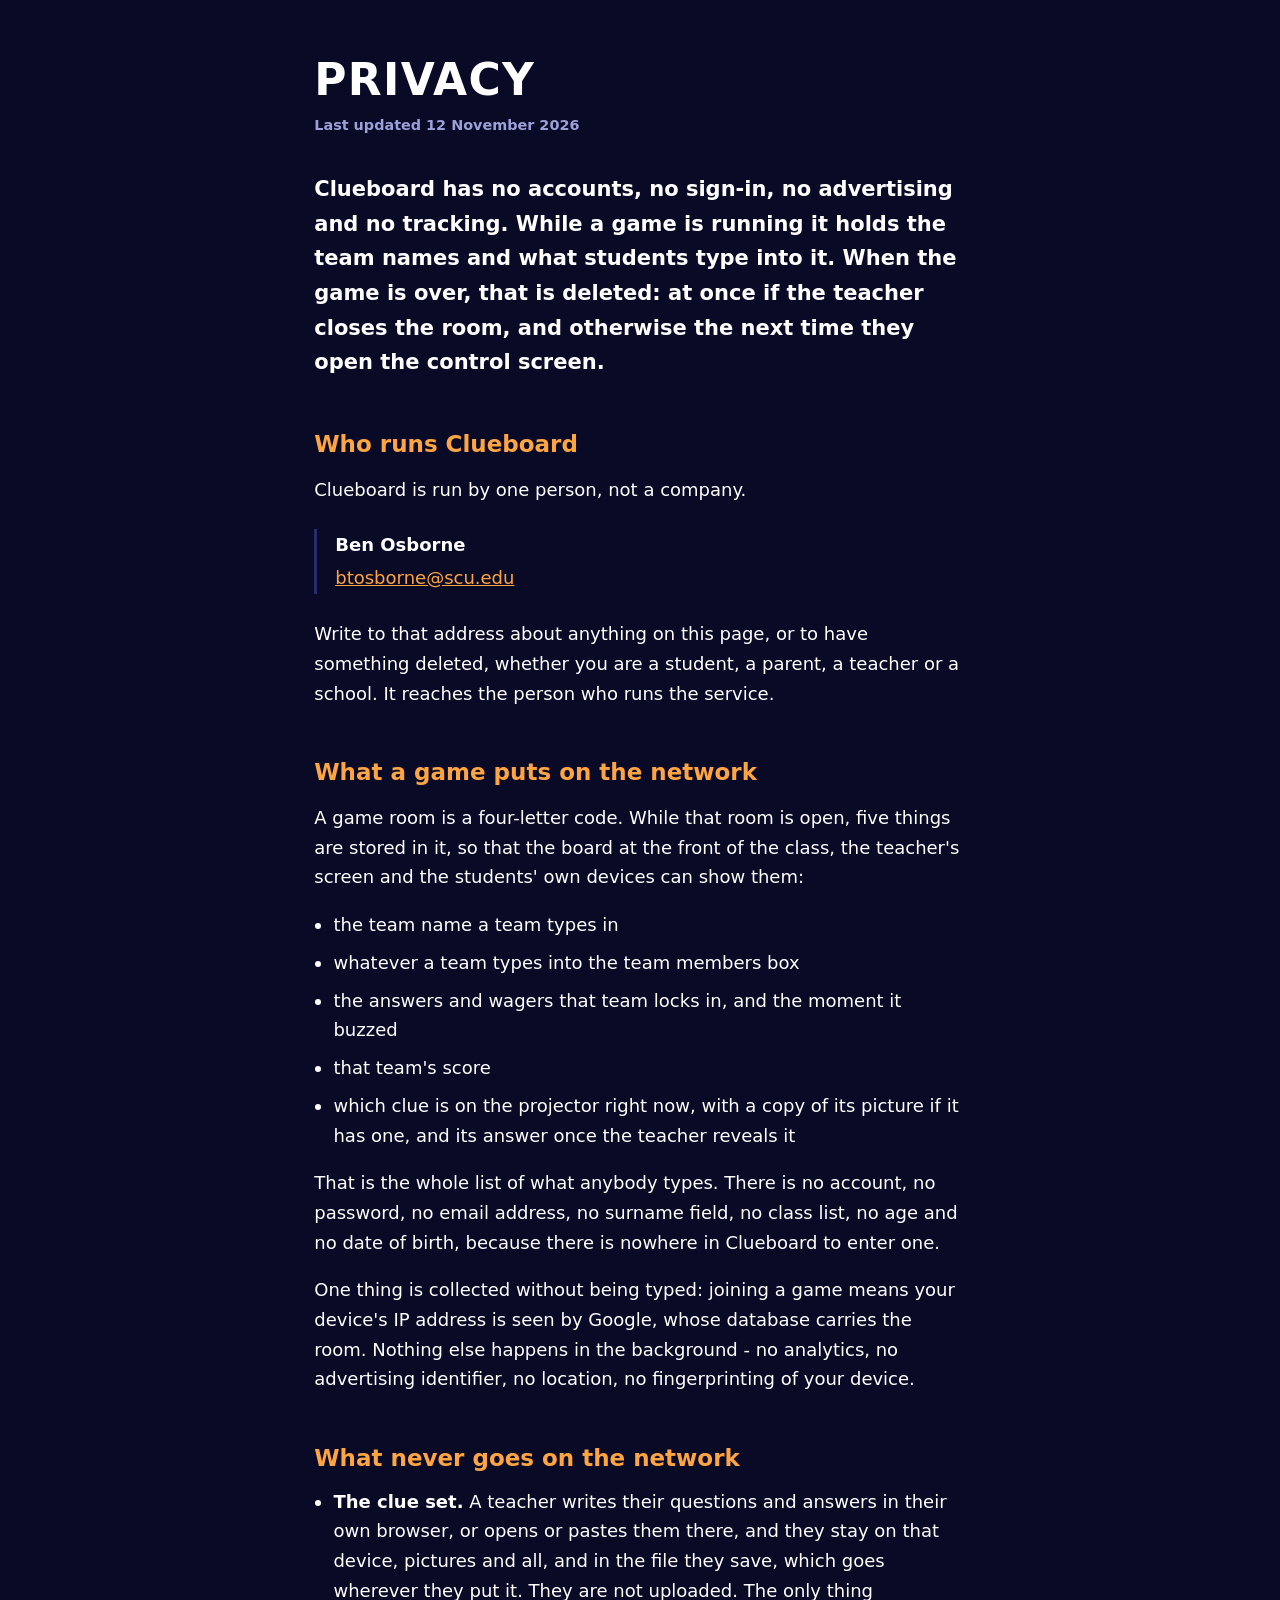
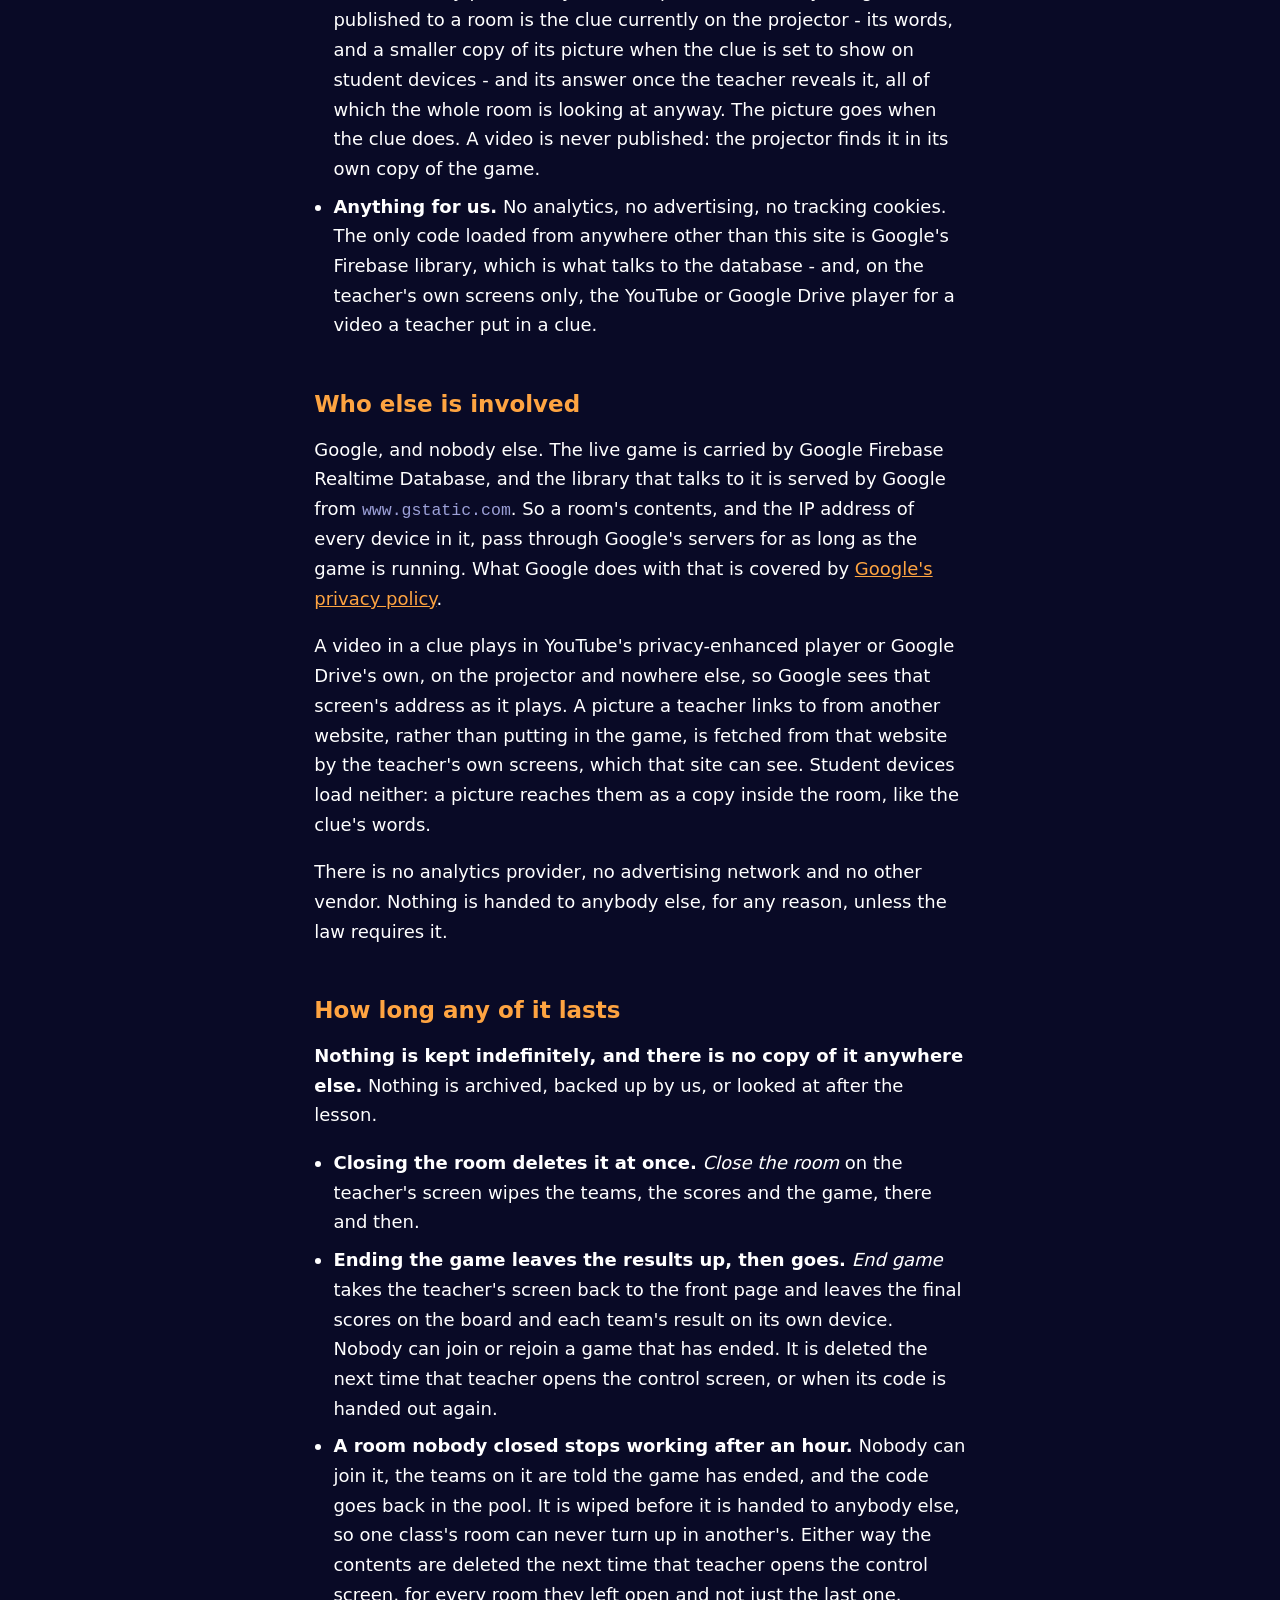
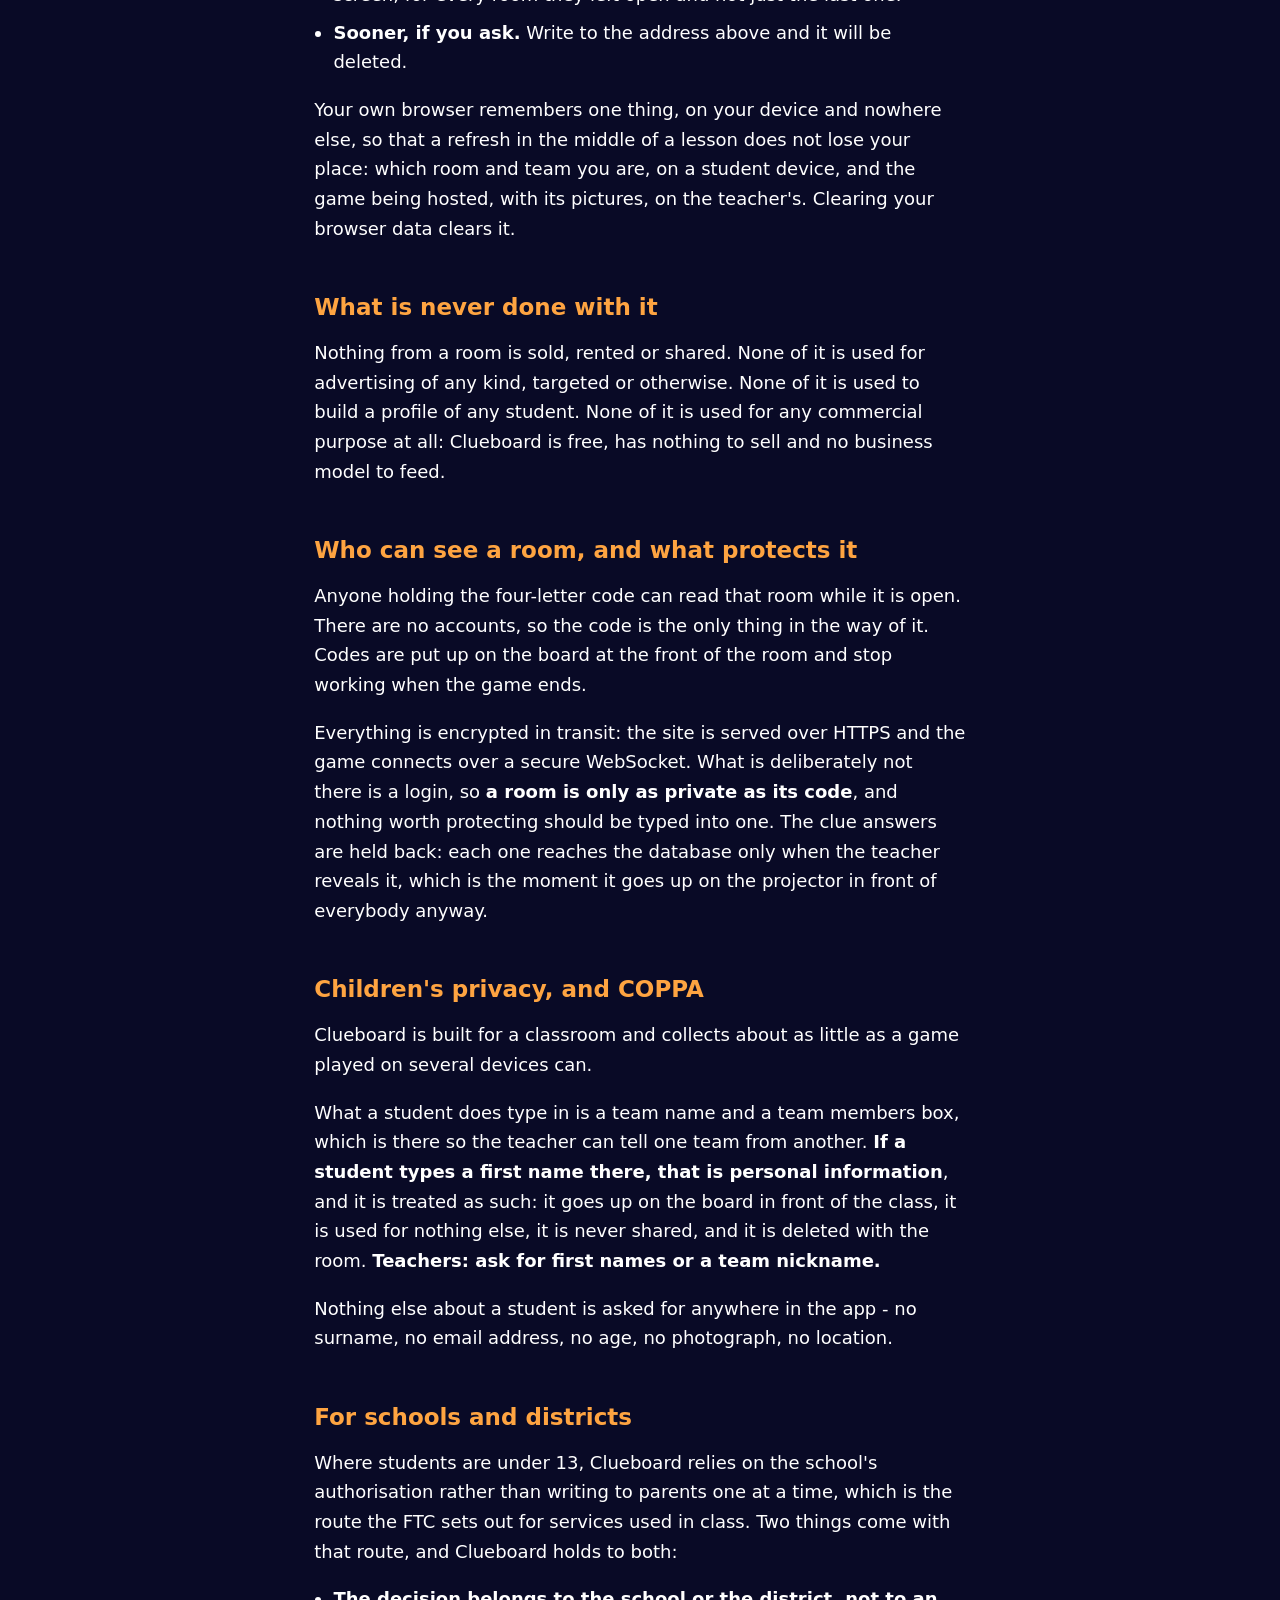
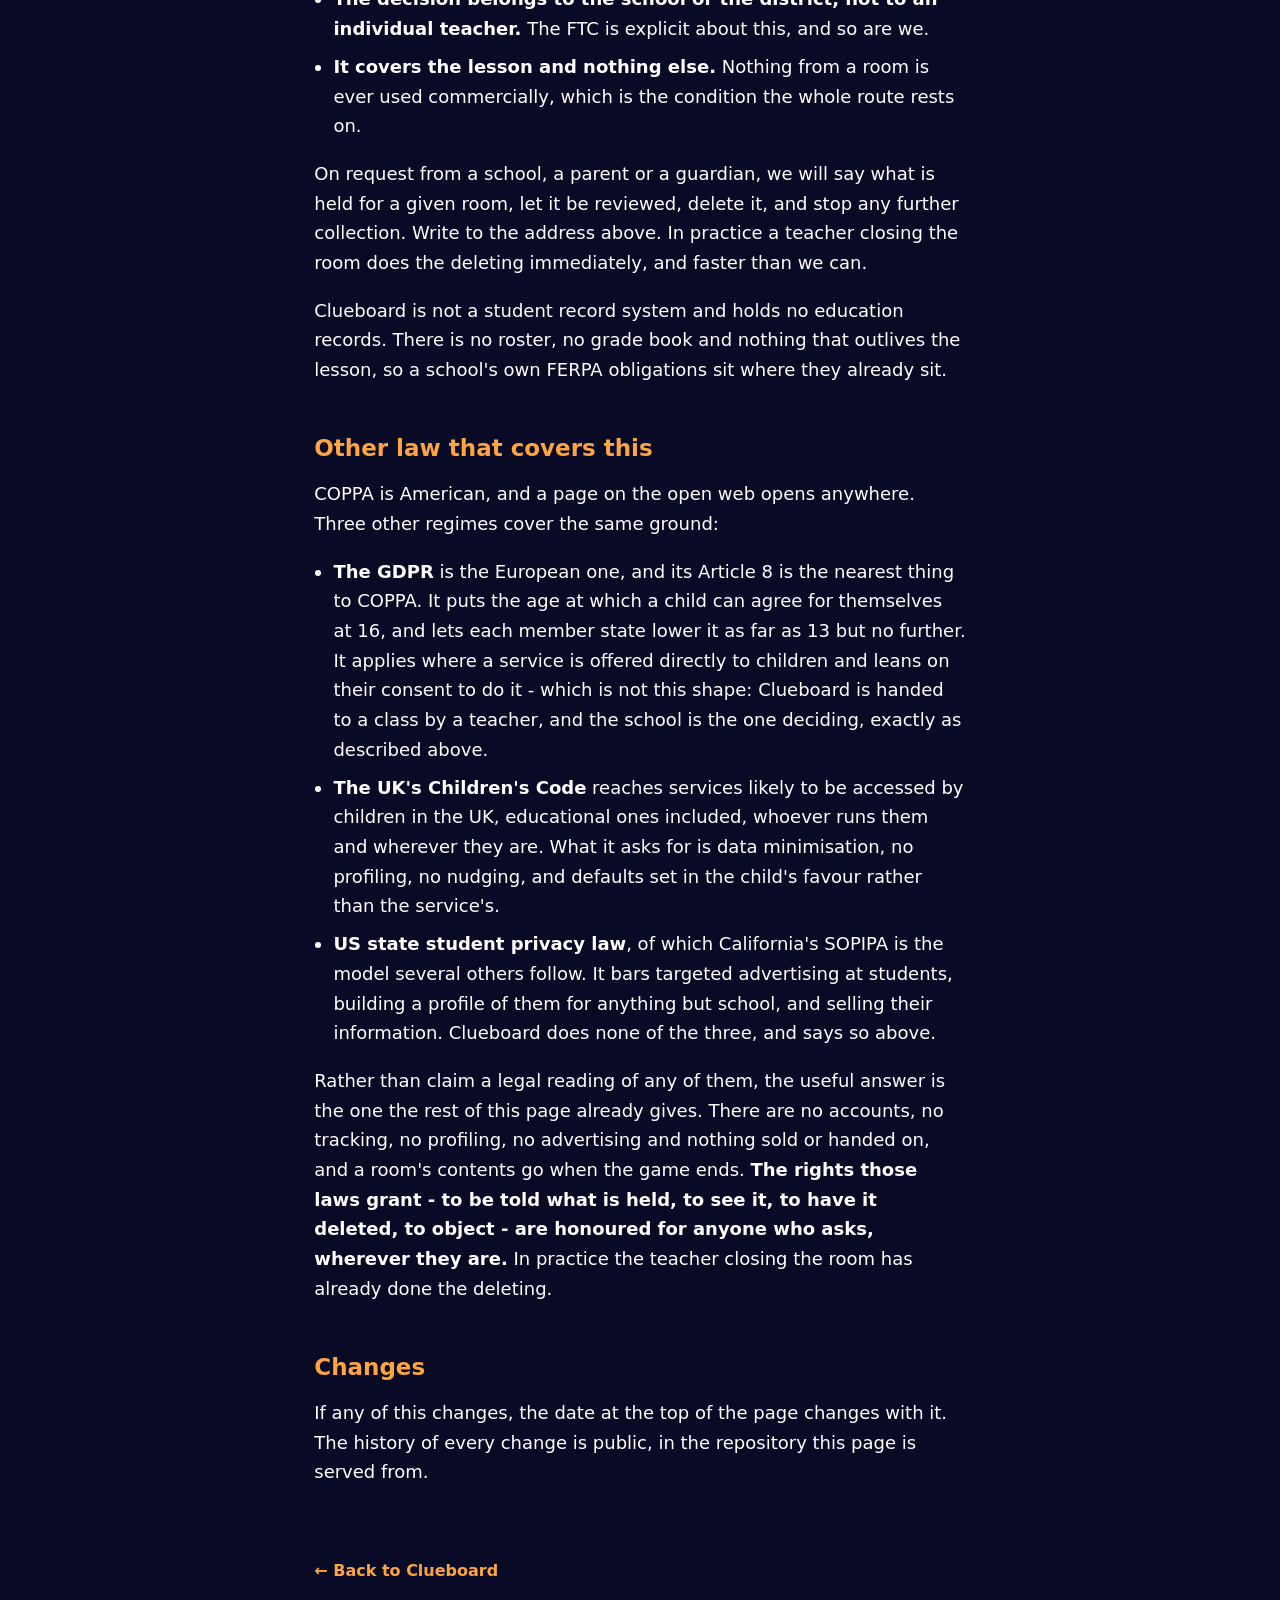
<file: privacy.html>
<!DOCTYPE html>
<html lang="en">
<head>
<meta charset="utf-8">
<meta name="viewport" content="width=device-width, initial-scale=1">
<title>Clueboard - Privacy</title>
<link rel="stylesheet" href="palette.css">
<link rel="stylesheet" href="style.css">
</head>
<!-- Every claim on this page is a claim about code in this repo, so it changes when the code
     does. Where each one comes from:
       the five fields        database.rules.json
       deletion, and when     closeRoom() / wipeRoom() / wipeIfDead() in control.html; endGame()
                              there leaves an ended room for the board, and roomState() in
                              index.html refuses to let anyone join or rejoin it
       the hour               HOST_GONE in index.html, freeCode() in control.html
       the one outside script the firebasejs <script> tags at the foot of every page
       answers stay local     the host screen keeps the set it is running in localStorage
                              (clueboard-set) and pictures in IndexedDB (pictures.js), and the
                              designer keeps nothing between visits; game.js publishes the clue's text when it
                              opens and its answer only in reveal(), which is what the board and
                              the clue card on student devices both read
       videos and pictures    showMedia() in board.html: the projector's own copy of the set.
                              The one exception is a picture's smaller copy, phoneCopy() in
                              pictures.js, which sendPicture() in game.js publishes with its
                              clue, and only while the clue setting is on

     The shape is the FTC's six-step plan, step 2, which is the list of what a policy has to
     carry: who the operator is and how to reach them, what is collected and how, who else
     gets it, how long it is kept, and how to have it reviewed or deleted. -->
<body class="doc">
<main class="wrap">

<h1>Privacy</h1>
<p class="updated">Last updated 12 November 2026</p>

<p class="lede">Clueboard has no accounts, no sign-in, no advertising and no tracking. While a
game is running it holds the team names and what students type into it. When the game is over,
that is deleted: at once if the teacher closes the room, and otherwise the next time they open
the control screen.</p>

<h2>Who runs Clueboard</h2>
<p>Clueboard is run by one person, not a company.</p>
<!-- COPPA asks an operator for four contact details: name, mailing address, telephone number
     and email. Two are here. A home address and a personal phone number are not going on a
     public page that children can open, which is a deliberate call rather than an oversight -
     the email reaches the same person and is answered. Revisit it if this ever stops being one
     teacher's tool, because a PO box and a forwarding number are the usual way to close it. -->
<address class="operator">
<strong>Ben Osborne</strong><br>
<a href="mailto:btosborne@scu.edu">btosborne@scu.edu</a>
</address>
<p>Write to that address about anything on this page, or to have something deleted, whether you
are a student, a parent, a teacher or a school. It reaches the person who runs the service.</p>

<h2>What a game puts on the network</h2>
<p>A game room is a four-letter code. While that room is open, five things are stored in it, so
that the board at the front of the class, the teacher's screen and the students' own devices
can show them:</p>
<ul>
  <li>the team name a team types in</li>
  <li>whatever a team types into the team members box</li>
  <li>the answers and wagers that team locks in, and the moment it buzzed</li>
  <li>that team's score</li>
  <li>which clue is on the projector right now, with a copy of its picture if it has one, and
    its answer once the teacher reveals it</li>
</ul>
<p>That is the whole list of what anybody types. There is no account, no password, no email
address, no surname field, no class list, no age and no date of birth, because there is nowhere
in Clueboard to enter one.</p>
<p>One thing is collected without being typed: joining a game means your device's IP address is
seen by Google, whose database carries the room. Nothing else happens in the background - no
analytics, no advertising identifier, no location, no fingerprinting of your device.</p>

<h2>What never goes on the network</h2>
<ul>
  <li><strong>The clue set.</strong> A teacher writes their questions and answers in their own
    browser, or opens or pastes them there, and they stay on that device, pictures and all, and
    in the file they save, which goes wherever they put it. They are not uploaded. The only thing
    published to a room is the clue currently on the projector - its words, and a smaller copy of
    its picture when the clue is set to show on student devices - and its answer once the teacher
    reveals it, all of which the whole room is looking at anyway. The picture goes when the clue
    does. A video is never published: the projector finds it in its own copy of the game.</li>
  <li><strong>Anything for us.</strong> No analytics, no advertising, no tracking cookies. The
    only code loaded from anywhere other than this site is Google's Firebase library, which is
    what talks to the database - and, on the teacher's own screens only, the YouTube or Google
    Drive player for a video a teacher put in a clue.</li>
</ul>

<h2>Who else is involved</h2>
<p>Google, and nobody else. The live game is carried by Google Firebase Realtime Database, and
the library that talks to it is served by Google from <code>www.gstatic.com</code>. So a room's
contents, and the IP address of every device in it, pass through Google's servers for as long as
the game is running. What Google does with that is covered by
<a href="https://policies.google.com/privacy">Google's privacy policy</a>.</p>
<p>A video in a clue plays in YouTube's privacy-enhanced player or Google Drive's own, on the
projector and nowhere else, so Google sees that screen's address as it plays. A picture a teacher
links to from another website, rather than putting in the game, is fetched from that website by
the teacher's own screens, which that site can see. Student devices load neither: a picture
reaches them as a copy inside the room, like the clue's words.</p>
<p>There is no analytics provider, no advertising network and no other vendor. Nothing is handed
to anybody else, for any reason, unless the law requires it.</p>

<h2>How long any of it lasts</h2>
<p><strong>Nothing is kept indefinitely, and there is no copy of it anywhere else.</strong>
Nothing is archived, backed up by us, or looked at after the lesson.</p>
<ul>
  <li><strong>Closing the room deletes it at once.</strong> <em>Close the room</em> on the
    teacher's screen wipes the teams, the scores and the game, there and then.</li>
  <li><strong>Ending the game leaves the results up, then goes.</strong> <em>End game</em>
    takes the teacher's screen back to the front page and leaves the final scores on the board
    and each team's result on its own device. Nobody can join or rejoin a game that has ended.
    It is deleted the next time that teacher opens the control screen, or when its code is
    handed out again.</li>
  <li><strong>A room nobody closed stops working after an hour.</strong> Nobody can join it, the
    teams on it are told the game has ended, and the code goes back in the pool. It is wiped
    before it is handed to anybody else, so one class's room can never turn up in another's.
    Either way the contents are deleted the next time that teacher opens the control screen,
    for every room they left open and not just the last one.</li>
  <li><strong>Sooner, if you ask.</strong> Write to the address above and it will be deleted.</li>
</ul>
<p>Your own browser remembers one thing, on your device and nowhere else, so that a refresh in
the middle of a lesson does not lose your place: which room and team you are, on a student
device, and the game being hosted, with its pictures, on the teacher's. Clearing your
browser data clears it.</p>

<h2>What is never done with it</h2>
<p>Nothing from a room is sold, rented or shared. None of it is used for advertising of any kind,
targeted or otherwise. None of it is used to build a profile of any student. None of it is used
for any commercial purpose at all: Clueboard is free, has nothing to sell and no business model
to feed.</p>

<h2>Who can see a room, and what protects it</h2>
<p>Anyone holding the four-letter code can read that room while it is open. There are no
accounts, so the code is the only thing in the way of it. Codes are put up on the board at the
front of the room and stop working when the game ends.</p>
<p>Everything is encrypted in transit: the site is served over HTTPS and the game connects over a
secure WebSocket. What is deliberately not there is a login, so <strong>a room is only as private
as its code</strong>, and nothing worth protecting should be typed into one. The clue answers are
held back: each one reaches the database only when the teacher reveals it, which is the moment it
goes up on the projector in front of everybody anyway.</p>

<h2>Children's privacy, and COPPA</h2>
<p>Clueboard is built for a classroom and collects about as little as a game played on several
devices can.</p>
<p>What a student does type in is a team name and a team members box, which is there so the
teacher can tell one team from another. <strong>If a student types a first name there, that is
personal information</strong>, and it is treated as such: it goes up on the board in front of the
class, it is used for nothing else, it is never shared, and it is deleted with the room.
<strong>Teachers: ask for first names or a team nickname.</strong></p>
<p>Nothing else about a student is asked for anywhere in the app - no surname, no email address,
no age, no photograph, no location.</p>

<h2>For schools and districts</h2>
<p>Where students are under 13, Clueboard relies on the school's authorisation rather than
writing to parents one at a time, which is the route the FTC sets out for services used in
class. Two things come with that route, and Clueboard holds to both:</p>
<ul>
  <li><strong>The decision belongs to the school or the district, not to an individual
    teacher.</strong> The FTC is explicit about this, and so are we.</li>
  <li><strong>It covers the lesson and nothing else.</strong> Nothing from a room is ever used
    commercially, which is the condition the whole route rests on.</li>
</ul>
<p>On request from a school, a parent or a guardian, we will say what is held for a given room,
let it be reviewed, delete it, and stop any further collection. Write to the address above. In
practice a teacher closing the room does the deleting immediately, and faster than we can.</p>
<p>Clueboard is not a student record system and holds no education records. There is no roster,
no grade book and nothing that outlives the lesson, so a school's own FERPA obligations sit where
they already sit.</p>

<h2>Other law that covers this</h2>
<p>COPPA is American, and a page on the open web opens anywhere. Three other regimes cover the
same ground:</p>
<ul>
  <li><strong>The GDPR</strong> is the European one, and its Article 8 is the nearest thing to
    COPPA. It puts the age at which a child can agree for themselves at 16, and lets each member
    state lower it as far as 13 but no further. It applies where a service is offered directly to
    children and leans on their consent to do it - which is not this shape: Clueboard is handed
    to a class by a teacher, and the school is the one deciding, exactly as described above.</li>
  <li><strong>The UK's Children's Code</strong> reaches services likely to be accessed by
    children in the UK, educational ones included, whoever runs them and wherever they are. What
    it asks for is data minimisation, no profiling, no nudging, and defaults set in the child's
    favour rather than the service's.</li>
  <li><strong>US state student privacy law</strong>, of which California's SOPIPA is the model
    several others follow. It bars targeted advertising at students, building a profile of them
    for anything but school, and selling their information. Clueboard does none of the three,
    and says so above.</li>
</ul>
<p>Rather than claim a legal reading of any of them, the useful answer is the one the rest of
this page already gives. There are no accounts, no tracking, no profiling, no advertising and
nothing sold or handed on, and a room's contents go when the game ends. <strong>The rights those
laws grant - to be told what is held, to see it, to have it deleted, to object - are honoured
for anyone who asks, wherever they are.</strong> In practice the teacher closing the room has
already done the deleting.</p>

<h2>Changes</h2>
<p>If any of this changes, the date at the top of the page changes with it. The history of every
change is public, in the repository this page is served from.</p>

<a class="back" href="./">&larr; Back to Clueboard</a>

</main>
</body>
</html>
</file>
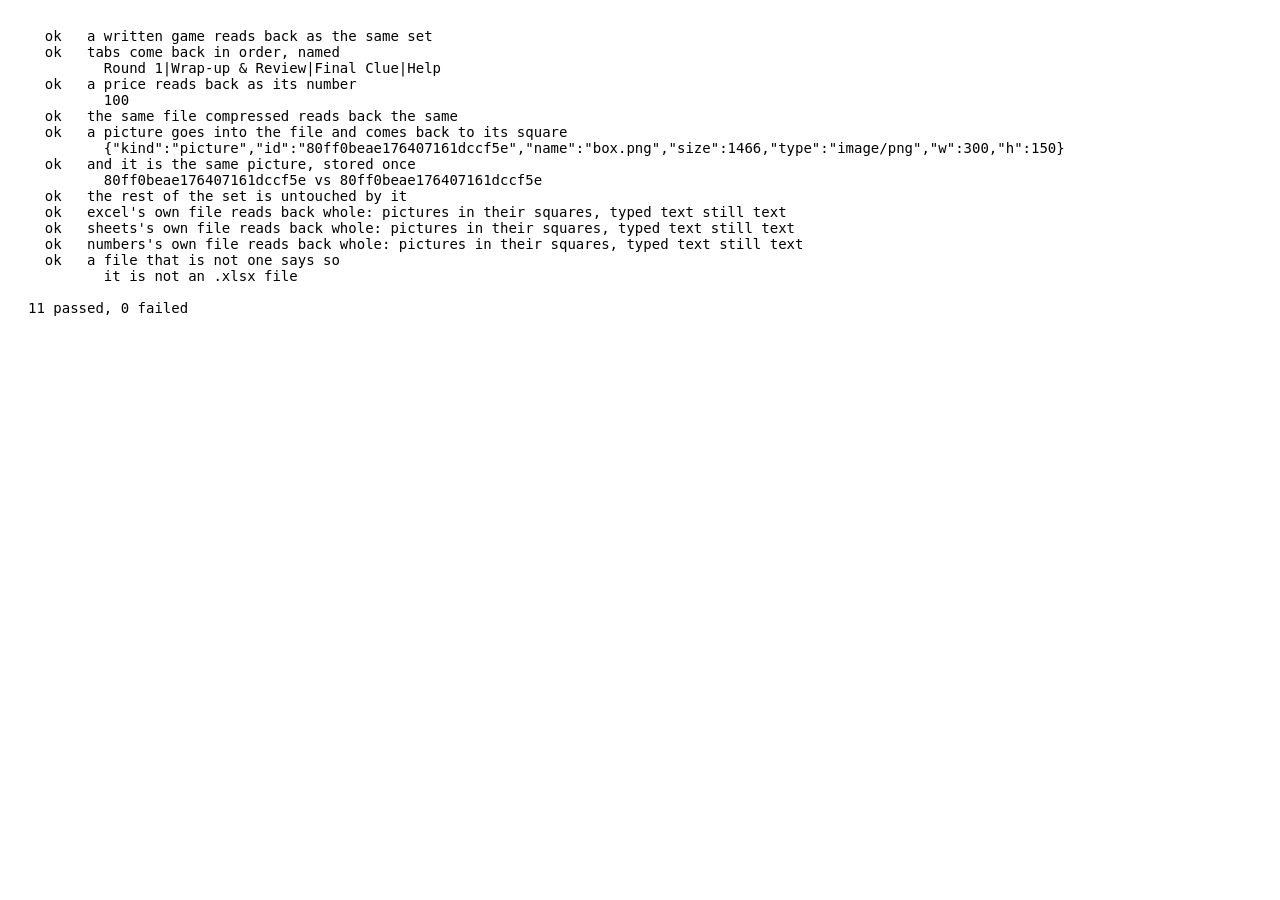
<file: xlsx.test.html>
<!DOCTYPE html>
<html lang="en">
<head>
<meta charset="utf-8">
<title>Clueboard - xlsx test</title>
<style>body { font: 14px ui-monospace, Menlo, monospace; margin: 2em; } .fail { color: #c00; }</style>
</head>
<body>
<!-- Open this page and read the result. Reading an .xlsx needs DOMParser, which node has not
     got, so this is xlsx.test.js's other half: what the writer writes reads back as the same
     set, stored or compressed. Drop a file from Excel, Sheets or Numbers on the page to see
     what it reads as. -->
<pre id="out">running...</pre>
<script src="clues.js"></script>
<script src="pictures.js"></script>
<script src="xlsx.js"></script>
<script>
const out = document.getElementById("out");
const lines = [];
const log = (ok, name, why) => lines.push((ok ? "  ok   " : "  FAIL ") + name + (why ? "\n         " + why : ""));
const sq = (clue, answer, more) => Object.assign({ clue, answer, media: null, dd: false }, more);
const set = {
  title: "", final: { cat: "THE END", clue: "Last & <best>", answer: "Done", media: null },
  rounds: [{
    id: 1, name: "Round 1", cats: ["ALGEBRA", "", ""], prices: [100, 300],
    cells: [[sq("3/4 of 8", "6", { dd: true }), null],
            [null, sq("A clue\nover two lines", "")],
            [sq("", "-x+2"), sq("Watch this", "1:2", { media: parseLink("https://youtu.be/abc?t=42") })]]
  }, {
    id: 2, name: "Wrap-up & Review", cats: ["", "", "", "", "", ""], prices: [400, 800, 1200, 1600, 2000],
    cells: [0, 1, 2, 3, 4, 5].map(() => [null, null, null, null, null])
  }]
};
const shape = (s) => JSON.stringify(s.rounds.map((R) => [R.name, R.cats, R.prices, R.cells]).concat([s.final]));

// The same file with every entry deflated, the way the apps write theirs.
async function deflated(blob) {
  const files = await unzip(await blob.arrayBuffer());
  const enc = new TextEncoder(), parts = [], central = [];
  let offset = 0, n = 0;
  for (const name of Object.keys(files)) {
    const data = files[name], packed = new Uint8Array(await new Response(new Blob([data]).stream().pipeThrough(new CompressionStream("deflate-raw"))).arrayBuffer());
    const nm = enc.encode(name), crc = crc32(data);
    const head = (size, sig, extra) => { const v = new DataView(new ArrayBuffer(size)); v.setUint32(0, sig, true); extra(v); return v.buffer; };
    parts.push(head(30, 0x04034b50, (v) => { v.setUint16(4, 20, true); v.setUint16(8, 8, true); v.setUint32(14, crc, true); v.setUint32(18, packed.length, true); v.setUint32(22, data.length, true); v.setUint16(26, nm.length, true); }), nm, packed);
    central.push(head(46, 0x02014b50, (v) => { v.setUint16(10, 8, true); v.setUint32(16, crc, true); v.setUint32(20, packed.length, true); v.setUint32(24, data.length, true); v.setUint16(28, nm.length, true); v.setUint32(42, offset, true); }), nm);
    offset += 30 + nm.length + packed.length;
    n++;
  }
  const size = central.reduce((t, b) => t + b.byteLength, 0);
  const end = new DataView(new ArrayBuffer(22));
  end.setUint32(0, 0x06054b50, true); end.setUint16(8, n, true); end.setUint16(10, n, true); end.setUint32(12, size, true); end.setUint32(16, offset, true);
  return new Blob(parts.concat(central, [end.buffer]));
}

(async () => {
  try {
    const blob = (await writeXlsx(set)).blob;
    const back = setFromTables(await readXlsx(new File([blob], "t.xlsx")));
    log(shape(back.set) === shape(set) && !back.errors.length, "a written game reads back as the same set", shape(back.set) === shape(set) ? back.errors.join(" ") : shape(back.set));
    const tables = await readXlsx(new File([blob], "t.xlsx"));
    log(tables.map((t) => t.name).join("|") === "Round 1|Wrap-up & Review|Final Clue|Help", "tabs come back in order, named", tables.map((t) => t.name).join("|"));
    log(tables[0].rows[1][1] === "100", "a price reads back as its number", tables[0].rows[1][1]);
    const z = setFromTables(await readXlsx(new File([await deflated(blob)], "z.xlsx")));
    log(shape(z.set) === shape(set), "the same file compressed reads back the same");
    // A picture: drawn here, stored, written into the file, read back into its square.
    const c = Object.assign(document.createElement("canvas"), { width: 300, height: 150 });
    const g = c.getContext("2d"); g.fillStyle = "#04106e"; g.fillRect(0, 0, 300, 150); g.fillStyle = "#fea441"; g.fillRect(100, 40, 100, 70);
    const media = await addPicture(await new Promise((r) => c.toBlob(r, "image/png")), "box.png");
    const withPic = structuredClone(set);
    withPic.rounds[0].cells[0][0].media = media;
    withPic.final.media = media;
    const saved = await writeXlsx(withPic);
    const p = setFromTables(await readXlsx(new File([saved.blob], "p.xlsx")));
    const m = p.set.rounds[0].cells[0][0].media, fm = p.set.final.media;
    log(saved.missing === 0 && m && m.kind === "picture" && m.w === 300 && m.h === 150 && fm && fm.id === m.id,
      "a picture goes into the file and comes back to its square", JSON.stringify(m));
    log(m && m.id === media.id, "and it is the same picture, stored once", m && m.id + " vs " + media.id);
    log(shape({ rounds: p.set.rounds.map((R) => Object.assign({}, R, { cells: R.cells.map((col) => col.map((x) => x && Object.assign({}, x, { media: x.media && x.media.kind === "picture" ? null : x.media }))) })), final: Object.assign({}, p.set.final, { media: null }) }) ===
      shape({ rounds: set.rounds, final: set.final }), "the rest of the set is untouched by it");
    // Real files, saved by the apps themselves on 8 November 2026 - Excel 16.114 for Mac, Google
    // Sheets, and Numbers for iCloud - each from this writer's file with the same edits made in
    // the app: a clue changed, 3/4, 0.75, -x+2 and 1:2 typed into an unnamed category's empty
    // squares, and a picture added over SOLVE FOR X $400. Each app anchors pictures its own way,
    // and Numbers adds an Export Summary tab first.
    for (const app of ["excel", "sheets", "numbers"]) {
      const file = await fetch("fixtures/" + app + ".xlsx").then((r) => r.ok ? r.blob() : null);
      if (!file) { log(false, app + ".xlsx is missing from fixtures/"); continue; }
      const p = await openGameFile(new File([file], app + ".xlsx")), R1 = p.set.rounds[0] || {}, L = p.set.rounds[1] || {};
      const pic = (s) => !!(s && s.media && s.media.kind === "picture" && s.media.id);
      const why = [];
      if (p.errors.length) why.push("notes: " + p.errors.join(" "));
      if (p.set.rounds.map((R) => R.name).join("|") !== "Round 1|Lightning") why.push("rounds " + p.set.rounds.map((R) => R.name));
      if (!pic(R1.cells[2][0])) why.push("the triangle left PYTHAGORAS $200");
      if (!pic(R1.cells[1][1])) why.push("the app's picture is not in SOLVE FOR X $400");
      if (!/edited in/.test(R1.cells[0][1].clue)) why.push("the edited clue: " + R1.cells[0][1].clue);
      if (!(R1.cells[5][2].media && R1.cells[5][2].media.host === "YouTube")) why.push("the YouTube link");
      if (!R1.cells[1][3].dd) why.push("the Daily Double");
      const typed = L.cells && L.cells[2].map((s) => s && [s.clue, s.answer].join(" | ")).join(" / ");
      if (typed !== "3/4 | 0.75 / -x+2 | 1:2" || L.cats[2] !== "") why.push("typed text: " + typed);
      if (!(p.set.final && p.set.final.answer === "1")) why.push("the Final Clue");
      log(!why.length, app + "'s own file reads back whole: pictures in their squares, typed text still text", why.join("; "));
    }
    let bad = "";
    try { await readXlsx(new File(["not a zip at all"], "x.xlsx")); } catch (e) { bad = e.message; }
    log(/not an .xlsx/.test(bad), "a file that is not one says so", bad);
  } catch (e) {
    log(false, "the run itself", e.stack);
  }
  const failed = lines.filter((l) => l.indexOf("FAIL") !== -1).length;
  out.textContent = lines.join("\n") + "\n\n" + (lines.length - failed) + " passed, " + failed + " failed";
  out.className = failed ? "fail" : "";
  document.title = failed ? "FAIL" : "ok";
})();

// A real file from an app, dropped here, shows what it reads as.
addEventListener("dragover", (e) => e.preventDefault());
addEventListener("drop", async (e) => {
  e.preventDefault();
  const file = e.dataTransfer.files[0];
  try {
    const tables = await readXlsx(file), parsed = setFromTables(tables);
    out.textContent = file.name + "\n\n" + JSON.stringify(tables, null, 1).slice(0, 4000) + "\n\n" + JSON.stringify(parsed, null, 1);
  } catch (err) { out.textContent = file.name + ": " + err.message; }
});
</script>
</body>
</html>
</file>
<file: palette.css>
/* One palette, three screens. The board, the teacher's dashboard and a student's phone are
   the same show, so the colours live in one file that all three load before their own
   stylesheet. board.html loads this and board.css; index.html and control.html load this and
   style.css, and control.html loads board.css on top for the parts it shares with the board.

   Everything below the show colours is derived from them: this is a dark palette, so "ink"
   is the light the text is drawn in and the primary action is gold, the way a value is on
   the board. Red is kept for taking something away - a deduction, a negative score, ending
   a game - and never for an ordinary action. */

:root {
  /* Sampled from a broadcast frame on 5 November 2026, rather than taken from a number
     written down somewhere. The widely repeated #060CE9 is far brighter than what a camera
     actually sees, and no source publishes the gold at all.

     Method: locate the board by the density of saturated blue, then take the most common
     colour inside it and average that bucket. Three passes - patches above the digits row
     by row, a whole-board mode, and a glyph-core mode - agreed within a couple of points.
     --board-blue-lit is the control grid's hover, derived from the blue, not picked.

     shortcut: faithful to the frame, which is darker than the board looks in the room. If a
     classroom projector washes these out, scale the blue up and keep the hue.

     The gold is Ben's, not the sampler's: #eca035 came off the frame, #fea441 is what he
     wants on the wall. Brighter and a touch warmer, which is the direction a projector
     needs anyway. */
  --board-blue: #04106e;
  --board-blue-lit: #071dc6;
  --gap-ink: #04051c;
  --surround: #090a26;
  --value-gold: #fea441;
  --value-gold-lit: #ffbe72;
  --clue-white: #fff;

  --ink: #fff;        /* text, and anything drawn on the dark ground */
  --red: #e4323a;     /* taking away: a deduction, a negative, an error */
  --red-dark: #a3161c;
  --good: #3ecf6d;    /* the correct answer, and awarding it */

  /* Everything from here down is a step away from the two above, and the values written here
     are only the fallback for a browser that cannot work them out - see the block below. */
  --muted: #9ca0d8;        /* labels, and a control that is not the point */
  --line: #272c6b;         /* the ring round a quiet control, and a rule */
  --faint: #101338;        /* a surface raised off the page */
  --spent: #070826;        /* a cell whose clue has been played */
  --podium-dim: #0d0f33;   /* a team that has not rung in */
  --podium: #13154a;       /* and one that has nothing to say either way */
  --podium-lit: #1d2070;   /* and one that is in */
  --off: #4b4f8c;          /* a control that cannot be pressed yet */
  --placeholder: #5a5f9e;  /* an empty field */
  --quiet: #6f74b4;        /* a label that is not being read */
  --label: #8f93c8;        /* and one that is */
  --pale: #b9bce6;         /* the lightest the cool side goes */
  --press-shadow: #a9671f; /* under the gold button, so it has a body */

  /* The show is low energy by design. One easing for everything that moves: it leaves rest
     and arrives at rest, and nothing on the board overshoots or springs. One duration too,
     so the board keeps a single tempo - it is SLOW in board.html and --slow here, and they
     change together. Here rather than in board.css because a student's phone moves with
     the board when it shows the clue, and reads both of these rather than copying them.
     The value sweep is the exception: it is a sequence of thirty, not one move. */
  --ease: cubic-bezier(.4, 0, .2, 1);
  --slow: 1500ms;
}

/* The teacher picks two colours and the rest follows.
 *
 * Not a scheme invented for theming - it is what the hand-picked palette already was.
 * Measured in OKLCH, every blue in the project sat between hue 265 and 282 and every gold
 * between 63 and 69, with lightness doing all the other work. So each colour above is one
 * step away from one of the two: an absolute lightness, a share of the source's chroma, and
 * a hue nudge. Those three numbers are exactly what relative colour syntax takes.
 *
 * Checked in Chromium on 7 November 2026: with --board-blue and --value-gold left as they
 * are, every line below reproduces the hex above it with zero channel drift. So a board with
 * no theme chosen is not merely close to the old one, it is the old one.
 *
 * Lightness is what carries contrast, and it is absolute here. An alternate palette therefore
 * has the original's contrast at every step by construction: the dim / normal / lit podium
 * ladder reads the same whatever hue it is in, and a teacher can pick a pair that is not to
 * their taste but not one that is unreadable from the back of the room.
 *
 * It has to sit behind @supports rather than rely on a fallback declaration, because a custom
 * property has no fallback - the last one declared always wins, valid or not. A browser
 * without relative colour (before Chrome 119 or Safari 16.4) keeps the hexes above and simply
 * does not theme. */
@supports (color: oklch(from red l c h)) {
  :root {
    --gap-ink: oklch(from var(--board-blue) 0.134 calc(c * 0.327) calc(h + 8.8));
    --spent: oklch(from var(--board-blue) 0.158 calc(c * 0.392) calc(h + 9.7));
    --surround: oklch(from var(--board-blue) 0.165 calc(c * 0.364) calc(h + 11.1));
    --podium-dim: oklch(from var(--board-blue) 0.193 calc(c * 0.449) calc(h + 9.8));
    --faint: oklch(from var(--board-blue) 0.210 calc(c * 0.457) calc(h + 9.4));
    --podium: oklch(from var(--board-blue) 0.235 calc(c * 0.619) calc(h + 9.0));
    --podium-lit: oklch(from var(--board-blue) 0.302 calc(c * 0.865) calc(h + 7.8));
    --line: oklch(from var(--board-blue) 0.328 calc(c * 0.697) calc(h + 9.7));
    --board-blue-lit: oklch(from var(--board-blue) 0.393 calc(c * 1.580) calc(h - 0.6));
    --off: oklch(from var(--board-blue) 0.454 calc(c * 0.635) calc(h + 13.3));
    --placeholder: oklch(from var(--board-blue) 0.510 calc(c * 0.640) calc(h + 13.3));
    --quiet: oklch(from var(--board-blue) 0.582 calc(c * 0.630) calc(h + 13.9));
    --label: oklch(from var(--board-blue) 0.680 calc(c * 0.503) calc(h + 15.2));
    --muted: oklch(from var(--board-blue) 0.723 calc(c * 0.523) calc(h + 15.5));
    --pale: oklch(from var(--board-blue) 0.807 calc(c * 0.381) calc(h + 16.2));
    --press-shadow: oklch(from var(--value-gold) 0.575 calc(c * 0.773) calc(h - 1.6));
    --value-gold-lit: oklch(from var(--value-gold) 0.846 calc(c * 0.783) calc(h + 4.9));
  }
}
</file>
<file: board.css>
/* Self-hosted rather than a Google Fonts link: no third-party request, no build step, and
   the board still works on a classroom network that blocks one. Split into the same two
   subsets Google serves, so an accented team name renders without every load paying for it.
   OFL licence in fonts/Anton-OFL.txt. */
@font-face {
  font-family: Anton;
  font-style: normal;
  font-weight: 400;
  font-display: swap;
  src: url(fonts/anton-latin.woff2) format("woff2");
  unicode-range: U+0000-00FF, U+0131, U+0152-0153, U+02BB-02BC, U+02C6, U+02DA, U+02DC,
    U+0304, U+0308, U+0329, U+2000-206F, U+20AC, U+2122, U+2191, U+2193, U+2212, U+2215,
    U+FEFF, U+FFFD;
}
@font-face {
  font-family: Anton;
  font-style: normal;
  font-weight: 400;
  font-display: swap;
  src: url(fonts/anton-latin-ext.woff2) format("woff2");
  unicode-range: U+0100-02BA, U+02BD-02C5, U+02C7-02CC, U+02CE-02D7, U+02DD-02FF, U+0304,
    U+0308, U+0329, U+1D00-1DBF, U+1E00-1E9F, U+1EF2-1EFF, U+2020, U+20A0-20AB, U+20AD-20C4,
    U+2113, U+2C60-2C7F, U+A720-A7FF;
}

/* The board (projector) and the game half of the control screen. style.css still carries
   everything inherited from the buzzer. */

/* board.html does not load style.css, so it needs this here too: every rule below sets an
   explicit display, which otherwise beats the hidden attribute and leaves the clue panel
   covering the whole screen. */
[hidden] { display: none !important; }

:root {
  /* The colours are in palette.css, which every screen loads: they are the show's, not the
     board's, and the dashboard and the player screen are the same show.

     The show's board type carries a hard black edge: a thin outline, and a solid shadow
     thrown down and right with no blur at all. Both in em so they hold their proportion
     from the 14px turn banner to an 86px clue. Equal x and y is 45 degrees exactly. */
  --edge: 0.045em;
  --edge-stroke: 0.022em;

  /* The easing and the duration everything here moves by, --ease and --slow, are in
     palette.css: a student's phone moves with the board now, so they are the show's. */

  /* The board font is Swiss 911 Ultra Compressed, which is licensed and cannot be used.
     Anton is the nearest free thing: self-hosted in fonts/, declared at the top of this file.
     One weight is all it has and all the board needs, since everything here is heavy. The
     system stack stays behind it for the first paint. */
  --board-font: Anton, "Arial Narrow", "Helvetica Neue", Helvetica, Arial, sans-serif;
}

/* ---------- the board ---------- */

body.board {
  margin: 0;
  height: 100dvh;
  display: flex;
  flex-direction: column;
  overflow: hidden;
  background: var(--surround);
  color: var(--clue-white);
  font-family: var(--board-font);
  -webkit-font-smoothing: antialiased;
}

/* Declared on every element, not inherited: text-shadow in em computes to px at the element
   that carries the declaration, so one rule on body.board would hand the 86px clue the 16px
   body's 0.7px shadow. paint-order keeps the stroke outside the letterform instead of eating
   into it; where it is not supported the glyphs read a hair lighter and nothing else. */
.board,
.board * {
  text-shadow: var(--edge) var(--edge) 0 #000;
  -webkit-text-stroke: var(--edge-stroke) #000;
  paint-order: stroke fill;
}
/* White needs a deeper shadow than gold does. Against gold the black reads at once; against
   white it collapses into the stroke and the letter just looks outlined, which from the back
   of a room is no shadow at all. Set on the containers, so the clue, the answer, the Daily
   Double line, the Final category, the podiums and the KaTeX spans inside any of them all
   take the same one by inheritance. */
.board #cluePanel,
.board #podiums,
.board #results {
  --edge: 0.075em;
  --edge-stroke: 0.028em;
}

/* Maths is the exception, and needs its own edge for two reasons. KaTeX sets its own type
   at 1.21em, so an em-based offset lands 21% further out than on the words around it; and
   it sets it in a thin serif, where an offset tuned to Anton's slab of a stem clears the
   stroke entirely and reads as a shadow floating free of the digit. Smaller on both counts,
   and inherited from here, so every span KaTeX nests inside this takes the same one. */
.board .katex {
  --edge: 0.038em;
  --edge-stroke: 0.015em;
}
/* Maths keeps its own case. The clue's words go up in capitals, as the show sets them, and
   KaTeX's letters inherited that: $\frac{x}{4}$ came out as X over 4, and in algebra x and X
   are different things. Words outside $...$ are still capitals. */
.board .cluetext .katex,
.board .clueanswer .katex { text-transform: none; }
/* A fraction bar is a border and a radical is an SVG path. Neither is a glyph, so neither
   text-shadow nor text-stroke reaches them, and both were coming out flat against the blue
   while every character beside them carried an edge. The box-shadow is the same two moves
   the type gets: the offset black, then a ring of it round the whole bar. */
.board .katex .frac-line,
.board .katex .overline-line,
.board .katex .underline-line,
.board .katex .hline {
  box-shadow: var(--edge) var(--edge) 0 #000, 0 0 0 var(--edge-stroke) #000;
}
/* drop-shadow, not text-shadow: it works off what the element actually paints, which for a
   radical is the surd and its vinculum as one SVG shape. On .hide-tail rather than the svg
   inside it, because that element clips its own overflow and would cut the shadow off. */
.board .katex .hide-tail,
.board .katex .stretchy {
  filter: drop-shadow(var(--edge) var(--edge) 0 #000);
}

.board #stage {
  position: relative;
  flex: 1;
  min-height: 0;
  display: flex;
  flex-direction: column;
}

/* Welcome, while teams arrive. It gets out of the way on its own when the first clue is
   picked, because nobody is allowed to click this screen. */
/* Over the stage rather than in it, so it can fade out while the board dissolves in
   underneath: a cut between the two was the one hard edit left on a screen where everything
   else eases. Under the clue and intro panels, which are 10 and 12. */
.board #welcome {
  position: absolute;
  inset: 0;
  z-index: 5;
  transition: opacity var(--slow) linear;
  display: flex;
  flex-direction: column;
  align-items: center;
  justify-content: center;
  gap: 0.6rem;
  text-align: center;
  padding: 2vh 3vw;
}
.board #welcome.going { opacity: 0; }
.board .wtitle {
  margin: 0 0 0.4em;
  max-width: 88vw;
  font-size: clamp(24px, 4.4vw, 76px);
  font-weight: 700;
  line-height: 1.05;
  letter-spacing: 0.02em;
  text-transform: uppercase;
  text-wrap: balance;
  color: var(--value-gold);
}
.board .wlabel {
  margin: 0;
  font-size: clamp(16px, 2.2vw, 30px);
  letter-spacing: 0.3em;
  text-transform: uppercase;
  color: var(--label);
}
.board .wcode {
  font-size: clamp(90px, 24vw, 340px);
  font-weight: 700;
  line-height: 0.95;
  letter-spacing: 0.06em;
  color: var(--value-gold);
}
.board .wjoin { margin: 0; font-size: clamp(20px, 3vw, 44px); color: #fff; }
.board .wjoin span { color: var(--value-gold); }
.board .wteams {
  margin: 1.5rem 0 0;
  max-width: 80vw;
  font-size: clamp(16px, 2vw, 30px);
  line-height: 1.5;
  color: var(--pale);
}

/* The grid: 6 categories across, 5 values down, near-black gaps. The section has to be a
   flex column in its own right or the grid inside it collapses to its content height and
   leaves the bottom half of the screen empty. */
.board #boardState {
  flex: 1;
  min-height: 0;
  display: flex;
  flex-direction: column;
}
.board .grid {
  flex: 1;
  min-height: 0;
  display: grid;
  /* The round's own size, set by board.html: up to six categories and five rows. */
  grid-template-columns: repeat(var(--cols, 6), 1fr);
  grid-template-rows: 0.85fr repeat(var(--rows, 5), 1fr);
  gap: clamp(3px, 0.5vw, 9px);
  padding: 0 clamp(4px, 0.6vw, 12px) clamp(4px, 0.6vw, 12px);
  background: var(--gap-ink);
}
.board .cat,
.board .cell {
  display: flex;
  align-items: center;
  justify-content: center;
  background: var(--board-blue);
  text-align: center;
  overflow: hidden;
}
/* Bigger than it was - the categories are read from the back of the room - and fitted rather
   than clipped: a long name is set smaller until it fits its cell (fitCats() in board.html),
   where it used to lose its ends. A column, stretched, so the name's width can be measured. */
.board .cat {
  flex-direction: column;
  align-items: stretch;
  padding: 0.3em 0.4em;
  font-size: clamp(14px, 2.2vw, 42px);
  font-weight: 700;
  line-height: 1.08;
  letter-spacing: 0.02em;
  text-transform: uppercase;
  text-wrap: balance;
}
.board .cell span {
  font-size: clamp(20px, 3.6vw, 68px);
  font-weight: 700;
  letter-spacing: 0.01em;
  color: var(--value-gold);
}
/* The opening sweep. The values carry a transition so the stagger is the browser's work, not
   a timer's; .sweeping is the bare board they start from, and .nocats holds the category
   names back until the intro reveals them one at a time. */
.board .grid .cell span { transition: opacity calc(var(--slow) / 3) linear; }
.board .grid.sweeping .cell span { opacity: 0; transition: none; }
.board .grid.nocats .cat { visibility: hidden; }
.board #boardState.dissolve { animation: boardFade var(--slow) linear; }
@keyframes boardFade { from { opacity: 0; } to { opacity: 1; } }

/* Spent cells go dark rather than disappearing: the grid has to keep its shape, because the
   clue animation is measured against these cells. */
.board .cell.spent { background: var(--spent); }
.board .cell.spent span { visibility: hidden; }

/* The clue, full screen. position: fixed and transform-only, so the expand out of a cell
   stays on the compositor. */
/* Absolute inside #stage, not fixed to the viewport: the podiums stay on screen through the
   clue, which is where each team's answer lands when the teacher reveals. */
.board #cluePanel {
  position: absolute;
  inset: 0;
  z-index: 10;
  display: flex;
  flex-direction: column;
  align-items: center;
  justify-content: center;
  gap: 2.5vh;
  padding: 4vh 5vw;
  background: var(--board-blue);
  will-change: transform;
}
.board #cluePanel .cluebody { opacity: 0; transition: opacity 900ms linear; }
.board #cluePanel.settled .cluebody { opacity: 1; }
/* A Daily Double's title, or the final's category, giving way to the clue (dissolveTitle() in
   board.html): the copy lies exactly where the real one was - the panel's own padding, centred
   as its column centres it - and fades out over the board's beat as the clue fades in. */
.board #cluePanel > .going {
  position: absolute;
  inset: 0;
  display: flex;
  flex-direction: column;
  align-items: center;
  justify-content: center;
  padding: inherit;
  animation: boardFade var(--slow) linear reverse both;
}
.board #cluePanel.dissolving .cluetext,
.board #cluePanel.dissolving .cluemedia { animation: boardFade var(--slow) linear both; }
.board .cluebody {
  display: flex;
  flex-direction: column;
  align-items: center;
  justify-content: center;
  gap: 3vh;
  max-width: 100%;
}
.board .cluetext {
  /* Balances the lines instead of stranding the last short word on its own. */
  text-wrap: balance;
  font-size: clamp(26px, 4.6vw, 86px);
  font-weight: 700;
  line-height: 1.18;
  text-align: center;
  text-transform: uppercase;
}
.board .cluemedia img {
  display: block;
  max-width: min(60vw, 100%);
  max-height: 38vh;
  object-fit: contain;
  background: #fff;
  border-radius: 6px;
}
/* A video takes the picture's place at the same height, in its own 16:9. */
.board .cluemedia iframe,
.board .cluemedia video {
  display: block;
  width: min(60vw, calc(38vh * 16 / 9));
  aspect-ratio: 16 / 9;
  border: 0;
  border-radius: 6px;
  background: #000;
}
/* White, like the clue above it: on the show the only thing on this screen is the words, and
   the rule is what separates them. */
.board .clueanswer {
  padding: 0.3em 0.9em;
  /* A set width, so the rule is the same line under "12" as under a sentence. Hugging the
     text made a two-character answer look like a mistake. */
  min-width: min(40vw, 100%);
  font-size: clamp(22px, 3.6vw, 64px);
  font-weight: 700;
  color: var(--clue-white);
  border-top: 4px solid rgba(255, 255, 255, 0.35);
  text-align: center;
}

/* The category intro. The strip is wider than the screen and slides sideways, with each tile
   narrower than the viewport so the dark gaps either side of the neighbours stay in frame -
   which is what makes it read as a camera panning across a board rather than a slideshow. */
.board #introPanel {
  position: absolute;
  inset: 0;
  z-index: 12;
  overflow: hidden;
  background: var(--surround);
  opacity: 0;
  transition: opacity var(--slow) linear;
}
.board #introPanel.up { opacity: 1; }
.board .introstrip {
  --itw: 84vw;
  /* Whatever is left over, not a number of its own: this is exactly the dark border either
     side of the tile, so the neighbours sit just off screen and the borders are equal. A
     peek of the next category gave the pan a direction and told the room what was coming. */
  --itg: calc((100vw - var(--itw)) / 2 + 4px);
  --i: 0;
  position: absolute;
  top: 7%;
  bottom: 7%;
  left: calc(50vw - var(--itw) / 2);
  display: flex;
  gap: var(--itg);
  transform: translateX(calc(-1 * var(--i) * (var(--itw) + var(--itg))));
  transition: transform var(--slow) var(--ease);
}
.board .introtile {
  /* board.html does not load style.css, so there is no border-box reset here and the padding
     would otherwise widen the tile past the width the strip is centred on. */
  box-sizing: border-box;
  flex: 0 0 var(--itw);
  display: flex;
  align-items: center;
  justify-content: center;
  padding: 0 4vw;
  background: var(--board-blue);
  text-align: center;
  text-wrap: balance;
  font-size: clamp(30px, 7vw, 132px);
  font-weight: 700;
  line-height: 1.05;
  letter-spacing: 0.02em;
  text-transform: uppercase;
}
/* The title card is a stop on the same strip, so it differs only in type: gold and a size
   up, because it is the game's name rather than one of six columns. */
.board .introtile.gametitle {
  color: var(--value-gold);
  font-size: clamp(34px, 8vw, 150px);
}

/* Podiums along the bottom, as on the show: a band of one fixed height. It used to be as tall
   as whatever was in it, so every answer going up took height from the grid and made the clue
   above jump, and names were cut short to keep it one row deep. Now each podium has a room for
   its name, its score and its answer, the band is a quarter of the screen, and nothing that
   comes and goes changes its size. Nothing is shortened either: a long name or answer is set
   smaller until it fits its room - fitPodiums() in board.html. The names and answers start
   from these two sizes. */
.board #podiums {
  --pname: min(4.4vh, 2.6vw);
  --panswer: 2.4vh;
  flex: 0 0 27vh;
  min-height: 0;
  display: flex;
  gap: clamp(3px, 0.5vw, 9px);
  padding: clamp(3px, 0.5vw, 9px);
  background: var(--gap-ink);
}
/* A board that is hosting has a row of +/- under each podium: room of its own for it, rather
   than taken from the answers it is marking. */
.board.hosting #podiums { flex-basis: 31vh; }
.board .podium {
  flex: 1 1 0;
  min-width: 0;
  display: flex;
  flex-direction: column;
  container-type: inline-size;
  overflow: hidden;
  padding: 0.7vh 0.5vw 1vh;
  text-align: center;
  background: var(--podium);
  border-bottom: clamp(3px, 0.4vw, 7px) solid transparent;
}
/* The one gold line in the game, and the only thing that says whose pick it is. It is on the
   board and nowhere else: the dashboard already says so in words on the state line, and had
   a second gold mark of its own down the side of the team's row. */
.board .podium.picking { border-bottom-color: var(--value-gold); }
.board .podium.buzzed { background: var(--podium-lit); }
/* While a clue is open, a team that has rung in is at its ordinary strength and everyone
   still thinking is pulled back - darker ground, and the type dimmed with it. Lighting the
   background alone was not a difference anyone read from the back of a room. The opacity
   takes the black edge down with the letter, which a colour change would leave at full
   strength and turn into an outline. */
.board #podiums.live .podium:not(.buzzed) { background: var(--podium-dim); }
.board #podiums.live .podium:not(.buzzed) .pname,
.board #podiums.live .podium:not(.buzzed) .pscore { opacity: 0.4; }
/* The team's name is set near the score's size, not a caption above it: a podium is a name
   and a number, and on the show they carry the same weight. It is the colour that tells
   them apart - the score in white, the name in the quieter blue. Two lines of room, the name
   sitting on the score when it needs only one; a name that wants more is set smaller, never
   cut. The text is a child of this box so that it can be measured against it. */
.board .pname {
  flex: none;
  height: calc(2 * 1.1 * var(--pname));
  display: flex;
  flex-direction: column;
  justify-content: flex-end;
  overflow: hidden;
  font-size: var(--pname);
  font-weight: 700;
  letter-spacing: 0.02em;
  line-height: 1.1;
  text-transform: uppercase;
  text-wrap: balance;
  color: var(--muted);
}
/* The score is the biggest thing on the podium, and is held to the podium's width as well as
   the screen's height, so "-$12,345" still fits twelve podiums across. The first size is for
   a browser without container units. An explicit line height, because Anton's own is half as
   tall again as its type and that is room taken from the answer. */
.board .pscore {
  flex: none;
  font-size: 5.8vh;
  font-size: min(5.8vh, 24cqw);
  line-height: 1.1;
  white-space: nowrap;
  font-weight: 700;
  color: #fff;
  font-variant-numeric: tabular-nums;
}
/* The answer's room: the rest of the podium, kept whether or not there is an answer in it. */
.board .pextra {
  flex: 1 1 0;
  min-height: 0;
  display: flex;
  flex-direction: column;
  margin-top: 0.5vh;
  overflow: hidden;
}
.board .pscore.neg { color: #ff6a6a; }
/* The wager standing in for the score. Gold, because it is the thing at stake and not the
   thing it replaces, and never red - a wager is a number you chose, not money you are down. */
.board .pscore.wagered { color: var(--value-gold); }
/* Bigger than it was, and never clamped to two lines: a long answer is set smaller instead.
   The box is only for the last resort, a line clamp, if even the smallest size will not do. */
.board .panswer {
  font-size: var(--panswer);
  line-height: 1.2;
  text-wrap: balance;
  color: var(--value-gold);
  overflow: hidden;
  display: -webkit-box;
  -webkit-box-orient: vertical;
}
.board .panswer.blank { color: var(--label); }

/* ---------- the results ---------- */

/* Last place arrives at the bottom of the screen and each place above it a beat later, so
   the game finishes on the winner at the top - the opposite way round from a league table,
   because this is a reveal and not a reference. */
.board #results {
  position: absolute;
  inset: 0;
  z-index: 14;
  display: flex;
  flex-direction: column;
  background: var(--surround);
  padding: 2.5vh 3vw;
}
.board .rtitle {
  margin: 0 0 2vh;
  text-align: center;
  font-size: clamp(16px, 2.2vw, 38px);
  font-weight: 700;
  letter-spacing: 0.3em;
  text-transform: uppercase;
  color: var(--label);
}
/* column-reverse, so the row built first - last place - is the one at the bottom. */
.board .resultlist {
  flex: 1;
  min-height: 0;
  display: flex;
  flex-direction: column-reverse;
  justify-content: flex-start;
  gap: clamp(3px, 0.7vh, 10px);
}
.board .result {
  /* Shares the screen with the others, but only up to a point: three teams should not each
     get a third of a projector. Past the cap the list simply stops short of the title and
     the places arrive into the space above it. */
  flex: 1 1 0;
  min-height: 0;
  display: flex;
  align-items: center;
  gap: 2vw;
  padding: 0 2vw;
  background: var(--podium);
  opacity: 0;
  transform: translateY(35%);
  transition: opacity var(--slow) linear, transform var(--slow) var(--ease);
}
.board #results.up .result { opacity: 1; transform: none; }
.board .result.first {
  background: var(--board-blue);
  box-shadow: inset 0 0 0 clamp(2px, 0.3vw, 6px) var(--value-gold);
}
.board .rplace {
  flex: 0 0 auto;
  min-width: 2ch;
  text-align: center;
  font-size: calc(clamp(22px, 3.4vw, 64px) * var(--rscale, 1));
  font-weight: 700;
  color: var(--quiet);
}
.board .result.first .rplace { color: var(--value-gold); }
.board .rwho { flex: 1; min-width: 0; }
.board .rname {
  font-size: calc(clamp(18px, 2.8vw, 54px) * var(--rscale, 1));
  font-weight: 700;
  line-height: 1.05;
  letter-spacing: 0.02em;
  text-transform: uppercase;
  overflow: hidden;
  text-overflow: ellipsis;
  white-space: nowrap;
}
.board .rmembers {
  margin-top: 0.2em;
  font-size: calc(clamp(11px, 1.3vw, 24px) * var(--rscale, 1));
  line-height: 1.25;
  color: var(--pale);
  overflow: hidden;
  display: -webkit-box;
  -webkit-box-orient: vertical;
  -webkit-line-clamp: 2;
}
.board .rscore {
  flex: 0 0 auto;
  font-size: calc(clamp(22px, 3.2vw, 60px) * var(--rscale, 1));
  font-weight: 700;
  font-variant-numeric: tabular-nums;
  color: #fff;
}
.board .result.first .rscore { color: var(--value-gold); }
.board .rscore.neg { color: #ff6a6a; }

/* The room code stays reachable for a latecomer once the welcome card has gone. */
.board .cornercode {
  position: fixed;
  top: 0.6vh;
  right: 0.8vw;
  z-index: 20;
  font-size: clamp(10px, 1.1vw, 18px);
  letter-spacing: 0.18em;
  color: var(--quiet);
  pointer-events: none;
}

/* ---------- shared by the host screens ---------- */

/* The way back to the front page, the same on the designer and the host screen. */
.logo { display: inline-flex; align-items: center; gap: 9px; margin-left: -8px; padding: 6px 8px; border-radius: 10px; font-size: 18px; font-weight: 800; color: var(--ink); text-decoration: none; }
.logo svg { color: var(--value-gold); }
.logo:hover { background: var(--faint); }
/* An action that reads as a line of text rather than as one more button: a download, or
   another way in. A button all the same, because it does something rather than go somewhere. */
.linkbtn {
  padding: 0;
  font: inherit;
  font-weight: 600;
  color: var(--muted);
  background: none;
  border: 0;
  border-radius: 0;
  text-decoration: underline;
  text-underline-offset: 3px;
  cursor: pointer;
}
.linkbtn:hover { color: var(--ink); }

/* ---------- the control screen's game half ---------- */

/* Two kinds of button on the host screens: the one to press, and everything else. This is
   what the eight per-id rules it replaces could not be - each of those had its own size, so
   no two rows of buttons lined up. The designer is a host screen too, and sizes its own on
   top in designer.css. The Edit Game panel adds two of the same size for the game moves,
   below. */
.control button.act,
.control button.quiet,
.control button.solid,
.control button.endo,
.designer button.act,
.designer button.quiet {
  padding: 0.6em 1.2em;
  font-size: clamp(15px, 1.7vw, 20px);
  font-weight: 700;
  line-height: 1.25;
  border-radius: 12px;
  white-space: nowrap;
}
.control button.act,
.designer button.act { color: var(--gap-ink); background: var(--value-gold); }
.control button.act:hover:not(:disabled),
.designer button.act:hover:not(:disabled) { background: var(--value-gold-lit); }
.control button.quiet,
.designer button.quiet {
  color: var(--muted);
  background: none;
  box-shadow: inset 0 0 0 2px var(--line);
}
.control button.quiet:hover:not(:disabled),
.designer button.quiet:hover:not(:disabled) {
  color: var(--ink);
  box-shadow: inset 0 0 0 2px var(--muted);
}
.control button.act:disabled,
.control button.quiet:disabled,
.designer button.act:disabled,
.designer button.quiet:disabled {
  color: var(--off);
  background: none;
  box-shadow: inset 0 0 0 2px var(--line);
}
/* The game moves in the Edit Game panel. Filled, because they are what the panel is opened
   for mid-lesson, and an outlined button there read as one that could not be pressed; not
   gold, because gold is the next thing to press and that lives in the strip. End game is
   ringed in red as the one that cannot be taken back, and fills red once armed, as
   style.css's .danger does everywhere else - .danger is in an earlier sheet, so it is
   restated here. */
.control button.solid { color: var(--ink); background: var(--line); }
.control button.solid:hover:not(:disabled) { background: var(--off); }
.control button.endo { color: #ff6a6a; background: none; box-shadow: inset 0 0 0 2px var(--red); }
.control button.endo:hover:not(:disabled),
.control button.endo.danger { color: #fff; background: var(--red); box-shadow: none; }
/* One row of buttons, right-aligned wherever it appears, so the last of them is always in
   the same corner - and the gold one is ordered there whatever the markup says. Between them
   that puts the button to press in the same place in every state of the game. */
.control .acts button.act { order: 1; }
.control .acts {
  display: flex;
  flex-wrap: wrap;
  justify-content: flex-end;
  align-items: center;
  gap: 0.6em;
}
/* The setup screen. With no set, one prompt in the middle of the page. With one, its title,
   what is in it and the two ways on in a line across the top, and the sheet under them. */
.control .setuphead {
  display: flex;
  flex-wrap: wrap;
  align-items: center;
  gap: 0.8em 1.4em;
  margin-bottom: 1.2vh;
}
.control .setuphead .logo { font-size: 20px; }
.control .setupbar { display: flex; flex: 1; flex-wrap: wrap; align-items: center; gap: 0.8em 1.4em; }
.control .setupbar input {
  flex: 0 1 22em;
  min-width: 10em;
  padding: 0.5em 0.7em;
  font-size: clamp(16px, 1.7vw, 20px);
  font-weight: 700;
  color: var(--ink);
}
.control .setsum { color: var(--muted); font-size: clamp(14px, 1.3vw, 17px); }
.control .setupbar .acts { margin-left: auto; }
.control .setupempty {
  display: grid;
  justify-items: center;
  align-content: center;
  min-height: 64vh;
  text-align: center;
}
.control .setupempty h1 { margin: 0 0 0.2em; }
/* Read sitting down, before a lesson, so the one button there is is the larger kind. */
.control .loadset { display: flex; flex-direction: column; align-items: center; gap: 0.8em; }
.control .loadset button.act { padding: 0.7em 1.6em; font-size: clamp(17px, 2vw, 24px); }
.control .loadset .linkbtn,
.control .setupempty .alt { font-size: clamp(14px, 1.3vw, 16px); }
.control .setupempty .alt { margin: 1.2em 0 0; color: var(--quiet); }
.control .setnote { margin: 0 0 0.6em; font-size: clamp(13px, 1.2vw, 15px); color: var(--quiet); }
.control .setnote b { color: var(--good); }
.control .setnote b.bad { color: var(--red); }
.control .warnings {
  margin: 0 0 1.2em;
  padding-left: 1.2em;
  max-width: 80ch;
  color: #a3161c;
  font-size: clamp(13px, 1.4vw, 16px);
  line-height: 1.5;
}

/* The sheet: the whole set as the designer saves it. A spreadsheet, so drawn as one - light,
   whatever the page is - with its cells reset from the teams table's page-wide td and th. */
.control .xl {
  --xl-bg: #fff;
  --xl-ink: #1f2328;
  --xl-grid: #dadde3;
  --xl-head: #f2f3f5;
  --xl-hdr: #f8f9fb;
  --xl-headink: #5d6370;
  --xl-bar: #2b3a67;
  --xl-link: #1a56c4;
  --xl-bad: #fde8ea;
  overflow: hidden;
  border-radius: 12px;
  box-shadow: 0 0 0 2px var(--line);
  font: 13px/1.35 Aptos, Calibri, Carlito, -apple-system, "Segoe UI", sans-serif;
  color: var(--xl-ink);
  background: var(--xl-bg);
}
.control .xlbar {
  padding: 9px 14px;
  font: 600 13px/1.3 -apple-system, BlinkMacSystemFont, "Segoe UI", Roboto, system-ui, sans-serif;
  color: var(--xl-bg);
  background: var(--xl-bar);
}
.control .xlscroll { overflow: auto; max-height: 66vh; }
.control .xl table { width: 100%; min-width: 1000px; border-collapse: collapse; table-layout: fixed; }
.control .xl table th,
.control .xl table td {
  padding: 5px 7px;
  border: 1px solid var(--xl-grid);
  text-align: left;
  vertical-align: top;
  overflow-wrap: anywhere;
  font: inherit;
  text-transform: none;
  letter-spacing: 0;
  color: var(--xl-ink);
}
.control .xl table thead th {
  position: sticky;
  top: 0;
  z-index: 1;
  padding: 3px;
  font-size: 12px;
  font-weight: 500;
  text-align: center;
  color: var(--xl-headink);
  background: var(--xl-head);
}
.control .xl table td.rn { font-size: 12px; text-align: center; color: var(--xl-headink); background: var(--xl-head); }
.control .xl table tr.hdr td:not(.rn) { font-weight: 700; background: var(--xl-hdr); }
.control .xl table td.n { text-align: right; font-variant-numeric: tabular-nums; }
.control .xl table td img { display: block; width: auto; max-width: 100%; height: 46px; }
.control .xl table td.helphead { font-size: 15px; font-weight: 700; }
.control .xl .lnk { color: var(--xl-link); text-decoration: underline; }
.control .xl table td[contenteditable] { cursor: text; }
.control .xl table td[contenteditable]:focus { outline: 2px solid #1a73e8; outline-offset: -2px; }
/* What would go wrong on the projector. The reason is the cell's tooltip. */
.control .xl table td.bad { background: var(--xl-bad); box-shadow: inset 0 0 0 2px var(--red); }
/* The teams table's hover is written for the whole page; under the mouse the sheet keeps its
   own colours. */
.control .xl tbody tr:hover td:not(.onboard):not(.rn):not(.bad) { background: var(--xl-bg); }
.control .xl tbody tr.hdr:hover td:not(.onboard):not(.rn) { background: var(--xl-hdr); }
.control .xl tbody tr:hover td.rn:not(.onboard) { background: var(--xl-head); }
.control .xl tbody tr:hover td.bad:not(.onboard) { background: var(--xl-bad); }
.control .xltabs {
  display: flex;
  gap: 2px;
  padding: 0 10px;
  overflow-x: auto;
  background: var(--xl-head);
  border-top: 1px solid var(--xl-grid);
}
/* A spreadsheet's sheet tabs: square, and the one that is up underlined - drawn as an inset
   shadow inside the padding, so every tab is the same height whether it is up or not. */
.control .xltab {
  padding: 8px 16px 11px;
  font: 600 12px/1.3 -apple-system, BlinkMacSystemFont, "Segoe UI", Roboto, system-ui, sans-serif;
  white-space: nowrap;
  color: var(--xl-headink);
  background: none;
  border-radius: 0;
}
.control .xltab[aria-current="true"] { color: var(--xl-bar); background: var(--xl-bg); box-shadow: inset 0 -3px 0 var(--xl-bar); }
/* On a phone the teams table turns into cards, by rules written for every table on the page;
   the sheet stays a sheet, and scrolls sideways. */
@media (max-width: 700px) {
  .control .xl table { display: table; }
  .control .xl thead { display: table-header-group; }
  .control .xl tbody { display: table-row-group; }
  .control .xl tbody tr { display: table-row; padding: 0; border: 0; }
  .control .xl tbody td { display: table-cell; width: auto; padding: 5px 7px; border: 1px solid var(--xl-grid); }
  .control .setupbar input { flex-basis: 100%; }
}

.control #dash {
  display: grid;
  grid-template-columns: minmax(0, 1fr);
  gap: 1.4vh 1.6vw;
  align-content: start;
}
/* The clue runs full width with the teams beneath it, rather than beside them. Checking an
   answer is most of this screen's job, and that needs the correct answer and the submissions
   in one column - which means one column for the whole screen. The clue gets the width back
   as type size. */

/* The grid and the open clue are stacked in one cell and only one of them is ever visible,
   so the stage is always the height of the taller - the grid - and the teams below it stay
   where they are from the first snapshot to the end of the game. They were being taken out
   of the layout and put back, and the whole table jumped a third of a screen on every clue.
   visibility rather than display, because display: none would collapse the cell again; it
   also takes the hidden half out of the tab order, which is what the attribute did. */
.control #stage { display: grid; }
.control #stage > section { grid-area: 1 / 1; }
.control #stage > section.off { visibility: hidden; }
/* The clue takes the whole height the grid was holding rather than sitting on top of it
   with a dead band underneath. It is what the teacher is reading while they mark, so the
   space may as well be its. The card is the phones' own (style.css, under .clues), placed
   out of the flow: nothing in it - a long clue, a tall picture - can make the stage taller
   than the grid, so the grid alone sets the height and the table never moves. */
.control #clueState { position: relative; }
.control #clueState .cluecard { position: absolute; inset: 0; margin: 0; }
/* Before the game and through the category intro there is no board yet, so the stage folds
   away rather than holding a screen-deep hole open above the teams. The table moves once,
   when the game starts; what it must not do is move on every clue. */
.control #stage.shut > section { display: none; }

/* Where the game is, and what can be done about it, on one line above the stage. A floor on
   the height, so nothing below it moves when the buttons change, and an auto margin rather
   than space-between: on a narrow screen the buttons wrap to their own line, and only the
   margin keeps them in the same corner there. */
.control .strip {
  display: flex;
  flex-wrap: wrap;
  align-items: center;
  gap: 0.6em 1.2em;
  min-height: 2.9em;
}
.control .strip .acts { margin-left: auto; }
.control .state {
  margin: 0;
  font-size: clamp(13px, 1.4vw, 17px);
  font-weight: 700;
  letter-spacing: 0.14em;
  text-transform: uppercase;
  color: var(--muted);
}
/* The room code, in the lobby only, as the board writes it: big, gold, in the board's type.
   The line grows for it there and nowhere else - the table moves once, when the game starts. */
.control .statecode { display: none; }
.control.lobby .statecode {
  display: block;
  font-family: var(--board-font);
  font-size: clamp(30px, 3.4vw, 48px);
  line-height: 1;
  letter-spacing: 0.06em;
  color: var(--value-gold);
}

/* A small, dense mirror of the board: this one is for clicking, not for reading from the
   back of the room. */
.control .ctlgrid {
  display: grid;
  grid-template-columns: repeat(var(--cols, 6), minmax(0, 1fr));
  gap: 4px;
  padding: 4px;
  background: var(--gap-ink);
  border-radius: 8px;
}
.control .ctlcat {
  display: flex;
  align-items: center;
  justify-content: center;
  padding: 0.5em 0.3em;
  text-align: center;
  font-size: clamp(9px, 0.85vw, 13px);
  font-weight: 700;
  line-height: 1.1;
  text-transform: uppercase;
  color: #fff;
  background: var(--board-blue);
  overflow: hidden;
}
.control .ctlcell {
  padding: 0.75em 0.2em;
  font-size: clamp(13px, 1.4vw, 20px);
  font-weight: 700;
  color: var(--value-gold);
  background: var(--board-blue);
  border-radius: 0;
}
.control .ctlcell:hover:not(:disabled) { background: var(--board-blue-lit); }
.control .ctlcell.spent { background: var(--spent); color: transparent; }

/* The answer, at the head of the column the submissions are in. */
.control tr.keyrow td {
  /* Sticks to the top so the answer stays on screen with eight teams below it; the whole
     point of this row is being visible while you read down the column. */
  position: sticky;
  top: 0;
  z-index: 5;
  padding-top: 0.5em;
  padding-bottom: 0.5em;
  background: #0d2a16;
  border-bottom: 3px solid var(--good);
}
.control td.keylbl {
  font-size: clamp(11px, 1.05vw, 14px);
  font-weight: 700;
  letter-spacing: 0.14em;
  text-transform: uppercase;
  color: var(--muted);
  cursor: default;
  vertical-align: middle;
}
/* Scoped to the row so it outranks td.answer below, which the same cell also carries. */
.control tr.keyrow td.keyans {
  font-size: calc(clamp(20px, 2.7vw, 38px) * var(--fit, 1));
  font-weight: 800;
  color: var(--good);
  line-height: 1.2;
  vertical-align: middle;
}
/* Holding its space with nothing in it, so that opening a clue does not push every team
   down a row. The border goes too: a green rule under an empty gap is a thing on screen. */
.control tr.keyrow.off td {
  background: var(--faint);
  border-bottom-color: transparent;
}

/* What the teacher is reading, so it is the biggest thing in the table. */
.control td.answer {
  font-size: calc(clamp(16px, 1.9vw, 28px) * var(--fit, 1));
  line-height: 1.25;
}

/* Hands the board to one team for one pick. Only ever shown beside whoever is up next. */
.control button.give {
  display: block;
  width: 1.9em;
  height: 1.9em;
  padding: 0.3em;
  border-radius: 8px;
  color: var(--muted);
  background: none;
  box-shadow: inset 0 0 0 2px var(--line);
}
/* No fill here: the icon is stroked, and a CSS fill beats the svg's own fill="none". */
.control button.give svg { display: block; width: 100%; height: 100%; }
.control button.give:hover { color: var(--ink); box-shadow: inset 0 0 0 2px var(--muted); }
.control button.give.has {
  color: var(--gap-ink);
  background: var(--good);
  box-shadow: none;
}

/* Who has pressed Ready: a column of its own between the lock and the name, and only in the
   lobby - once the game starts, the name column says the same thing in grey. */
.control .ready { display: none; }
.control.lobby .ready { display: table-cell; width: 1%; padding-right: 0; vertical-align: middle; }
.control .readymark { display: block; width: 1.5em; height: 1.5em; color: var(--off); }
.control .readymark svg { display: block; width: 100%; height: 100%; }
.control .readymark.in { color: var(--good); }

/* The lock takes the same cell as the hand-over icon and wears the same box, so the column
   does not change width when the game starts. On every row, though, where .give is only ever
   on one - which is the whole reason the two cannot share the cell. */
.control button.lockbtn {
  display: block;
  width: 1.9em;
  height: 1.9em;
  padding: 0.3em;
  border-radius: 8px;
  color: var(--off);
  background: none;
  box-shadow: inset 0 0 0 2px var(--line);
}
.control button.lockbtn svg { display: block; width: 100%; height: 100%; }
.control button.lockbtn:hover { color: var(--ink); box-shadow: inset 0 0 0 2px var(--muted); }
/* Locked is gold, not red: it is a thing the teacher chose, not a fault. */
.control button.lockbtn.on {
  color: var(--gap-ink);
  background: var(--value-gold);
  box-shadow: none;
}

/* The buzzer menu, holding the answer column until there is an answer to put in it. */
.control select.buzzsel {
  width: 100%;
  font: inherit;
  font-size: 0.62em;
  font-weight: 600;
  padding: 0.3em 0.4em;
  color: var(--ink);
  background: var(--faint);
  border: 0;
  border-radius: 8px;
  box-shadow: inset 0 0 0 2px var(--line);
}
.control select.buzzsel:focus { outline: none; box-shadow: inset 0 0 0 2px var(--value-gold); }

/* The answer and its buttons sit a third of the screen apart, which is where a tired eye
   slips a row. Lighting the whole row is the cheap half of that fix. */
.control tbody tr:not(.keyrow):not(.awarded):hover td:not(.onboard) { background: var(--faint); }
/* Paid on this clue: the key row's green, so a teacher marking eight teams can see which they
   have already given the points. Kept under the pointer, and never pulled back by the in-clue
   dimming below - a team that stayed quiet can still be the one awarded. */
.control tbody tr.awarded td:not(.onboard) { background: #0d2a16; }

.control td.score {
  font-weight: 800;
  font-variant-numeric: tabular-nums;
  cursor: pointer;
  white-space: nowrap;
}
.control td.score.neg { color: var(--red); }
/* The same reading as the board's podiums, on the screen the teacher is marking from: while
   a clue is open, a team that has not rung in is pulled back and the ones that have are at
   full strength. Opacity rather than a colour, so each cell keeps its own on the way down -
   a negative score stays red, just quieter. The scoring buttons are left alone: they are
   not what is being read, and a team that stayed quiet can still be awarded the clue. */
.control.inclue tbody tr:not(.keyrow):not(.buzzed):not(.awarded) td:not(.mark):not(.rm) { opacity: 0.45; }
.control .mark { width: 1%; white-space: nowrap; }
.control .mark button {
  width: 2.3em;
  min-height: 44px;
  padding: 0.25em 0;
  margin-left: 0.3em;
  font-size: clamp(16px, 1.8vw, 24px);
  font-weight: 800;
  line-height: 1.2;
  border-radius: 8px;
}
.control .mark .plus { color: var(--gap-ink); background: var(--good); }
.control .mark .minus { color: #fff; background: var(--red); }
.control .mark button:disabled { color: var(--off); background: none; box-shadow: inset 0 0 0 2px var(--line); }

/* The control screen is read at arm's length on a second monitor rather than from the back
   of the room, so it starts smaller than the board's own sizes. Every one of these carries
   fitRows()' multiplier - they override the td rule in style.css, which already had it, and
   without it here the scaling reached the room code and nothing else. */
.control td { font-size: calc(clamp(14px, 1.5vw, 20px) * var(--fit, 1)); }
.control th { font-size: calc(clamp(11px, 1vw, 14px) * var(--fit, 1)); }

/* ---------- Daily Double, and Final ---------- */

/* The one moment the board is unambiguously a show rather than a page: it fills the screen,
   names the team it belongs to, and says nothing else until the wager is in. */
.board .splash { text-align: center; }
.board .splashtitle {
  font-size: clamp(38px, 8.6vw, 164px);
  font-weight: 800;
  line-height: 1;
  letter-spacing: 0.03em;
  color: var(--value-gold);
}
.board .splashwho {
  margin-top: 0.55em;
  font-size: clamp(15px, 2.3vw, 42px);
  font-weight: 700;
  letter-spacing: 0.2em;
  text-transform: uppercase;
  color: #fff;
}

/* Final shows the category alone while every team wagers. */
.board .finalcat {
  text-wrap: balance;
  font-size: clamp(28px, 6.2vw, 116px);
  font-weight: 800;
  line-height: 1.1;
  text-align: center;
  text-transform: uppercase;
  color: #fff;
}

/* Who is ready, never how much: a wager stays secret until that team is revealed. */
.board .pready {
  font-size: calc(var(--panswer) * 0.8);
  font-weight: 700;
  letter-spacing: 0.1em;
  text-transform: uppercase;
  color: #8ad6a0;
}
/* During Final the answer cell is the reveal switch, so it has to read as one - and it must
   not use green, which on this screen already means "correct" and "award". Blue is the
   projector, which is what this state actually is. */
.control td.answer.tap {
  cursor: pointer;
  border-radius: 8px;
  box-shadow: inset 0 0 0 2px var(--line);
}
.control td.answer.tap:hover { background: var(--faint); box-shadow: inset 0 0 0 2px var(--ink); }
.control td.answer.tap::after {
  content: "show";
  margin-left: 0.6em;
  font-size: 0.6em;
  font-weight: 700;
  letter-spacing: 0.12em;
  text-transform: uppercase;
  color: var(--muted);
}
/* The board's own colours, because that is what this cell is reporting: this answer is on
   the projector right now. It was left over from the light theme - near-white fill, board
   blue text - which on the dark dashboard was dark on dark and unreadable. */
.control td.answer.onboard {
  background: var(--board-blue);
  box-shadow: inset 0 0 0 2px var(--value-gold);
}
.control td.answer.onboard::after {
  content: "on the projector";
  color: var(--value-gold);
}

/* The wager, said in words - "($1,500)" reads as a negative to anyone who uses spreadsheets. */
.control .bet {
  margin-left: 0.6em;
  font-size: 0.6em;
  font-weight: 700;
  letter-spacing: 0.04em;
  color: var(--muted);
  white-space: nowrap;
}

/* ---------- motion ----------

   The board is the show, so it moves. The control screen is a working surface and does not.
   The player screen moves only to keep the board company: its clue card opens, reveals and
   closes with the board's own easing and duration, and nothing else on it moves at all - the
   dots animation was taken out of the buzzer for exactly that reason. */

/* Categories drop in one at a time, then the values wipe across. Transform and opacity only,
   so it stays on the compositor and holds its frame rate on a school laptop. */
@keyframes catDrop {
  from { opacity: 0; transform: translateY(-115%); }
  to   { opacity: 1; transform: none; }
}
@keyframes cellRise {
  from { opacity: 0; transform: translateY(14%); }
  to   { opacity: 1; transform: none; }
}
.board .grid.intro .cat  { animation: catDrop var(--slow) var(--ease) backwards; }
.board .grid.intro .cell { animation: cellRise var(--slow) var(--ease) backwards; }

/* The Daily Double is the one moment the board raises its voice - but it still does not
   overshoot. A scale that settles rather than bounces reads as weight, not as a cartoon. */
@keyframes ddPunch {
  from { opacity: 0; transform: scale(0.72); }
  to   { opacity: 1; transform: scale(1); }
}
.board .splash.punch .splashtitle { animation: ddPunch var(--slow) var(--ease) both; }
.board .splash.punch .splashwho   { animation: ddPunch var(--slow) var(--ease) 400ms both; }

/* A score changing is the result of the clue, so it gets the beat. The fill is an inset
   shadow because the podium's own background and its border are already spoken for by
   .buzzed and .picking, and a keyframe on either would fight them. */
@keyframes flashUp {
  from { box-shadow: inset 0 0 0 99px rgba(52, 188, 104, 0.55); }
  to   { box-shadow: inset 0 0 0 99px rgba(52, 188, 104, 0); }
}
@keyframes flashDown {
  from { box-shadow: inset 0 0 0 99px rgba(226, 72, 82, 0.55); }
  to   { box-shadow: inset 0 0 0 99px rgba(226, 72, 82, 0); }
}
@keyframes scorePop {
  0%   { transform: scale(1); }
  40%  { transform: scale(1.07); }
  100% { transform: scale(1); }
}
.board .podium.up   { animation: flashUp var(--slow) var(--ease); }
.board .podium.down { animation: flashDown var(--slow) var(--ease); }
.board .podium.up .pscore,
.board .podium.down .pscore { animation: scorePop var(--slow) var(--ease); }

/* Someone who asked their system not to animate gets the same board, instantly. The counting
   score is switched off in board.html, which reads the same query. */
@media (prefers-reduced-motion: reduce) {
  .board *,
  .board *::before,
  .board *::after {
    animation-duration: 1ms !important;
    animation-delay: 0ms !important;
    transition-duration: 1ms !important;
    /* The value sweep is staggered with transition-delay, so without this it stays a
       sequence however fast each step is. */
    transition-delay: 0ms !important;
  }
}

/* The Final think timer. A bar that drains and a number, on the board only - the room should
   be able to read how long is left from the back without anyone looking at a device. */
.board .think {
  display: flex;
  align-items: center;
  gap: 1.2vw;
  width: min(64vw, 100%);
  margin-top: 1vh;
}
.board .thinktrack {
  flex: 1;
  height: clamp(8px, 1.1vh, 16px);
  border-radius: 999px;
  background: rgba(255, 255, 255, 0.16);
  overflow: hidden;
}
.board .thinkfill {
  height: 100%;
  border-radius: 999px;
  background: var(--value-gold);
  transform-origin: left center;
  /* Transform only, so draining the bar never costs a layout pass. */
  will-change: transform;
}
.board .thinknum {
  min-width: 2.6ch;
  text-align: right;
  font-size: clamp(20px, 3vw, 54px);
  font-weight: 800;
  font-variant-numeric: tabular-nums;
  color: var(--value-gold);
}
.board .think.out .thinkfill { background: #ff6a6a; }
.board .think.out .thinknum {
  color: #ff6a6a;
  font-size: clamp(16px, 2.2vw, 40px);
  letter-spacing: 0.1em;
  text-transform: uppercase;
}

/* ---------- the control screen on a phone ----------

   The documented fallback for a teacher who cannot extend their display is to open this page
   on a phone. It did not fit one: six columns on a 390px screen put the deduct button off
   the right edge, gave the answer six characters a line, and scrolled the whole page
   sideways. So below the width where that starts, a team stops being a row and becomes a
   card - name, score and the two scoring buttons on one line, the answer across the full
   width underneath it. */
@media (max-width: 700px) {
  .control table,
  .control tbody { display: block; }
  /* The headings go: on two lines they label nothing, and the card says what each part is
     by where it sits. */
  .control thead { display: none; }

  .control tbody tr {
    display: grid;
    grid-template-columns: auto minmax(0, 1fr) auto auto auto;
    grid-template-areas:
      "num name   score  mark   rm"
      "num answer answer answer answer";
    align-items: center;
    gap: 0.2em 0.5em;
    padding: 0.5em 0;
    border-top: 2px solid var(--line);
  }
  .control tbody td {
    display: block;
    width: auto;
    padding: 0;
    border: 0;
  }
  .control tbody td.num {
    grid-area: num;
    /* Still its own width whether or not a hand-over button is in it, so the names line up
       down the card edge exactly as they do on the big screen. */
    width: calc(1.9em + var(--cellpad));
    align-self: start;
  }
  .control tbody td.name { grid-area: name; }
  /* In the lobby the card's first line makes room for the ready mark beside the lock. */
  .control.lobby tbody tr {
    grid-template-columns: auto auto minmax(0, 1fr) auto auto auto;
    grid-template-areas:
      "num ready  name   score  mark   rm"
      "num answer answer answer answer answer";
  }
  .control.lobby tbody td.ready { display: block; grid-area: ready; width: auto; }
  .control tbody td.score { grid-area: score; text-align: right; }
  .control tbody td.mark { grid-area: mark; text-align: right; }
  .control tbody td.answer { grid-area: answer; }
  /* Behind the cog, as on the big screen. The blanket td rule above would otherwise beat
     the .rm { display: none } that hides it. */
  .control tbody td.rm { grid-area: rm; display: none; }
  .control.editing tbody td.rm { display: block; }
  /* Nothing to read on this line, so it takes no height; the answer keeps the width. */
  .control tbody tr:not(.buzzed) td.answer:empty { display: none; }

  /* Thumbs, not a mouse pointer. */
  .control .mark button {
    width: auto;
    min-width: 3.2em;
    margin-left: 0.4em;
  }

  /* The key row is the same card: its label on the first line, the answer across the second,
     which is how it reads on the big screen too - just stacked. The green comes off the
     cells and onto the row, or the fill and the rule under it are drawn once per column and
     the row reads as a handful of stripes. */
  .control tr.keyrow td.keylbl {
    grid-area: name;
    text-align: left;
    white-space: nowrap;
  }
  .control tr.keyrow td {
    position: static;
    background: none;
    border-bottom: 0;
    padding: 0;
  }
  .control tr.keyrow {
    position: sticky;
    top: 0;
    z-index: 5;
    padding: 0.5em 0;
    background: #0d2a16;
    border-bottom: 3px solid var(--good);
  }
}

/* ---------- board-only mode ----------

   The teacher is running the lesson from the projector with nothing else open. This is the
   one screen the whole class is looking at, so the controls cannot simply sit on it: the bar
   comes up on a mouse move and goes a few seconds later, the way a video player's does.
   Opening a clue and marking a team need no bar at all - the cell and the podium are the
   controls - which is most of a lesson spent with nothing on screen but the show. */
.board.hosting .cell:not(.spent) { cursor: pointer; }
.board.hosting .cell:not(.spent):hover {
  background: var(--board-blue-lit);
}

.board #hostbar {
  position: fixed;
  top: 0;
  left: 0;
  right: 0;
  z-index: 30;
  display: flex;
  flex-wrap: wrap;
  align-items: center;
  gap: 0.5em 1.2em;
  padding: 0.7em 1.1em;
  background: rgba(4, 5, 28, 0.93);
  border-bottom: 2px solid var(--line);
  opacity: 0;
  transform: translateY(-100%);
  transition: opacity 220ms linear, transform 220ms var(--ease);
  pointer-events: none;
}
.board #hostbar.up,
.board #hostbar:hover {
  opacity: 1;
  transform: none;
  pointer-events: auto;
}
/* This is a working surface, not the show: the board's font, its black edge and its stroke
   all come off, or a control strip is set in Anton with a shadow behind every letter. */
.board #hostbar,
.board #hostbar * {
  font-family: -apple-system, BlinkMacSystemFont, "Segoe UI", Roboto, system-ui, sans-serif;
  text-shadow: none;
  -webkit-text-stroke: 0;
}
.board .hstate {
  margin: 0;
  font-size: clamp(12px, 1.2vw, 16px);
  font-weight: 700;
  letter-spacing: 0.14em;
  text-transform: uppercase;
  color: var(--muted);
}
.board .herr { margin: 0; font-size: clamp(12px, 1.2vw, 16px); color: var(--red); }
.board .herr:empty { display: none; }
.board .hacts {
  margin-left: auto;
  display: flex;
  flex-wrap: wrap;
  align-items: center;
  gap: 0.5em;
}
/* The same two buttons the control screen has, and the gold one is ordered last here too, so
   the one to press is in the same corner whichever screen is running the game. */
.board #hostbar button {
  padding: 0.5em 1em;
  font-size: clamp(13px, 1.3vw, 17px);
  font-weight: 700;
  line-height: 1.25;
  border-radius: 10px;
  white-space: nowrap;
}
.board #hostbar button.act { order: 1; color: var(--gap-ink); background: var(--value-gold); }
.board #hostbar button.act:hover:not(:disabled) { background: var(--value-gold-lit); }
.board #hostbar button.quiet {
  color: var(--muted);
  background: none;
  box-shadow: inset 0 0 0 2px var(--line);
}
.board #hostbar button.quiet:hover:not(:disabled) {
  color: var(--ink);
  box-shadow: inset 0 0 0 2px var(--muted);
}
.board #hostbar button:disabled {
  color: var(--off);
  background: none;
  box-shadow: inset 0 0 0 2px var(--line);
}

/* Marking, on the podium it belongs to. Hidden outright unless this board is hosting, so a
   projected board that is only a board carries nothing it does not need. */
.board .pmark { display: none; }
.board.hosting .pmark {
  display: flex;
  justify-content: center;
  gap: clamp(3px, 0.4vw, 7px);
  margin-top: 0.5vh;
}
.board .pmark button {
  width: clamp(28px, 3.4vw, 64px);
  min-height: clamp(24px, 2.6vh, 44px);
  padding: 0;
  font-family: -apple-system, BlinkMacSystemFont, "Segoe UI", Roboto, system-ui, sans-serif;
  font-size: clamp(14px, 1.6vw, 28px);
  font-weight: 800;
  line-height: 1;
  border-radius: 8px;
  text-shadow: none;
  -webkit-text-stroke: 0;
}
.board .pmark .pplus { color: var(--gap-ink); background: var(--good); }
.board .pmark .pminus { color: #fff; background: var(--red); }
/* Not greyed into invisibility: between clues these are most of what is on the podium, and a
   control that vanishes reads as a bug. They go quiet and stop responding. */
.board .pmark button:disabled {
  color: var(--off);
  background: none;
  box-shadow: inset 0 0 0 2px var(--line);
}
</file>
<file: designer.css>
/* The designer: one app card - the file and its history, the round tabs, and the board-shaped
   grid with an editor that opens beside it. The .xlsx preview moved to the host screen, where
   the whole set is read and corrected before a game.
   The colours are palette.css and the two buttons are board.css's, both loaded first; this
   page does not load style.css, whose table and button rules belong to the other screens.
   One dark theme on purpose: the designer belongs to the show's world, like the control
   screen. */

:root {
  color-scheme: dark;
  --rule: rgba(185, 188, 230, 0.3);
  --red-ink: #ff8a8f;
  --paper: #fff;
  --screen-black: #000;
  --shade: rgba(0, 0, 0, 0.5);
  --font-ui: -apple-system, BlinkMacSystemFont, "Segoe UI", Roboto, system-ui, sans-serif;
  --font-mono: ui-monospace, SFMono-Regular, Menlo, Consolas, monospace;
}

* { box-sizing: border-box; }
html, body { margin: 0; background: var(--gap-ink); color: var(--ink); }
body { font-family: var(--font-ui); font-size: 15px; line-height: 1.45; -webkit-text-size-adjust: 100%; }
button, input, textarea { font: inherit; color: inherit; }
button { cursor: pointer; border: 0; border-radius: 0; background: none; padding: 0; }
button:disabled { cursor: default; }
:focus-visible { outline: 3px solid var(--value-gold); outline-offset: 2px; }
.sr { position: absolute; width: 1px; height: 1px; overflow: hidden; clip: rect(0 0 0 0); white-space: nowrap; }
code, kbd { font-family: var(--font-mono); font-size: 0.88em; color: var(--ink); }
kbd { padding: 1px 6px; border-radius: 5px; background: var(--gap-ink); box-shadow: inset 0 0 0 1px var(--line); white-space: nowrap; }

.page {
  max-width: 1360px;
  margin: 0 auto;
  padding-block: 20px 88px;
  padding-left: max(16px, env(safe-area-inset-left, 0px));
  padding-right: max(16px, env(safe-area-inset-right, 0px));
  display: grid;
  gap: 16px;
}
.app { background: var(--surround); border-radius: 18px; box-shadow: 0 0 0 2px var(--line), 0 30px 70px var(--shade); }

/* ---------- outside the designer: the way home, and help ---------- */
.pagehead { display: flex; align-items: center; justify-content: space-between; gap: 12px; }
.helpicon { display: grid; place-items: center; width: 36px; height: 36px; border-radius: 50%; color: var(--muted); }
.helpicon:hover, .helpicon[aria-expanded="true"] { color: var(--ink); }

/* ---------- the designer's bar: the file and its history on the left, saving on the right ---------- */
.toolbar { display: flex; flex-wrap: wrap; align-items: center; gap: 8px; padding: 12px 16px; border-bottom: 2px solid var(--line); }
.titlefield { flex: 1 1 220px; min-width: 0; max-width: 420px; }
.sep { flex: none; width: 2px; height: 24px; margin: 0 4px; border-radius: 1px; background: var(--line); }
#title { width: 100%; height: 40px; padding: 0 12px; font-size: 17px; font-weight: 700; background: var(--gap-ink); border: 2px solid var(--line); border-radius: 12px; }
#title::placeholder { color: var(--placeholder); }
#title:focus, .field textarea:focus, .field input:focus { outline: none; border-color: var(--value-gold); }
.acts { display: flex; flex-wrap: wrap; align-items: center; gap: 8px; margin-left: auto; }
.iconbtn { display: inline-grid; flex: none; place-items: center; width: 40px; height: 40px; border-radius: 12px; color: var(--muted); box-shadow: inset 0 0 0 2px var(--line); }
.iconbtn:hover:not(:disabled) { color: var(--ink); box-shadow: inset 0 0 0 2px var(--muted); }
.iconbtn:disabled { color: var(--off); }
.iconbtn[aria-expanded="true"] { color: var(--ink); box-shadow: inset 0 0 0 2px var(--value-gold); }
.iconbtn.sm { width: 34px; height: 34px; border-radius: 10px; }

/* The house buttons, from board.css, at the designer's sizes. */
.designer button.act,
.designer button.quiet { display: inline-flex; align-items: center; justify-content: center; gap: 8px; }
.designer button.act { height: 40px; padding: 0 18px; font-size: 15px; }
.designer button.quiet { padding: 0.35em 0.8em; font-size: 13px; border-radius: 10px; }
.designer button.quiet.lg { height: 40px; padding: 0 14px; font-size: 15px; border-radius: 12px; }
.designer button.quiet.danger { color: var(--red-ink); }
.designer button.quiet.danger:hover:not(:disabled) { color: var(--red-ink); box-shadow: inset 0 0 0 2px var(--red); }
/* The status and the button it describes are one unit: the same width, so neither moves when
   "Saved" turns into "Unsaved changes". */
.status, .toolbar button.act { width: 160px; height: 40px; }
.toolbar button.act { padding: 0; }
.status { display: inline-flex; align-items: center; justify-content: center; gap: 8px; border-radius: 12px; font-size: 13px; font-weight: 700; color: var(--muted); background: var(--faint); }
.status::before { content: ""; width: 9px; height: 9px; border-radius: 50%; background: var(--good); }
.status.dirty { color: var(--ink); }
.status.dirty::before { background: var(--value-gold); }

.popwrap { position: relative; display: inline-flex; }
.pop {
  position: absolute;
  top: calc(100% + 10px);
  left: 0;
  z-index: 70;
  width: min(440px, calc(100vw - 32px));
  padding: 16px 18px 18px;
  border-radius: 14px;
  font-size: 14px;
  color: var(--pale);
  background: var(--faint);
  box-shadow: 0 0 0 2px var(--line), 0 24px 60px var(--shade);
}
.pop h2 { margin: 0 0 8px; font-size: 12px; font-weight: 800; letter-spacing: 0.1em; text-transform: uppercase; color: var(--value-gold); }
.pop ul { display: grid; gap: 6px; margin: 0 0 16px; padding-left: 18px; }
.pop dl { display: grid; grid-template-columns: auto minmax(0, 1fr); gap: 7px 12px; margin: 0 0 16px; }
.pop dt { white-space: nowrap; }
.pop dd { margin: 0; }
.pop p { margin: 0; font-size: 13px; color: var(--muted); }
.popwrap.right .pop { left: auto; right: 0; }

/* ---------- round tabs, shaped like the spreadsheet's own ---------- */
.tabs { position: relative; display: flex; flex-wrap: wrap; align-items: end; gap: 6px; padding: 10px 16px 0; border-bottom: 2px solid var(--line); }
.tabwrap { position: relative; display: inline-flex; align-items: center; margin-bottom: -2px; border: 2px solid transparent; border-bottom: 0; border-radius: 12px 12px 0 0; }
.tabwrap.on { background: var(--surround); border-color: var(--line); box-shadow: 0 2px 0 var(--surround); }
.tab { padding: 9px 16px 11px; font-weight: 700; white-space: nowrap; color: var(--muted); border-radius: 10px 10px 0 0; }
.tab[data-i] { touch-action: none; }
.tab:hover, .tabwrap.on .tab { color: var(--ink); }
.tabx { display: grid; place-items: center; width: 24px; height: 24px; margin: 0 8px 0 -8px; border-radius: 7px; color: var(--quiet); opacity: 0; }
.tabwrap:hover .tabx, .tabwrap:focus-within .tabx, .tabwrap.on .tabx { opacity: 1; }
.tabx:hover { color: var(--ink); background: var(--faint); }
.tabname { width: 14ch; margin: 5px 8px 7px; padding: 3px 8px; font-weight: 700; background: var(--gap-ink); border: 2px solid var(--value-gold); border-radius: 8px; outline: none; }
.tabwrap.lift { z-index: 3; background: var(--faint); box-shadow: 0 10px 24px var(--shade); }
.marker { position: absolute; bottom: 6px; width: 3px; height: 30px; border-radius: 2px; background: var(--value-gold); pointer-events: none; }
.addround { align-self: center; margin: 0 0 4px 2px; }
.menu { position: absolute; top: calc(100% + 6px); z-index: 70; display: grid; min-width: 190px; padding: 6px; border-radius: 12px; background: var(--faint); box-shadow: 0 0 0 2px var(--line), 0 18px 44px var(--shade); }
.menu .mi { display: flex; align-items: center; gap: 10px; padding: 9px 12px; border-radius: 8px; font-weight: 700; text-align: left; color: var(--pale); }
.menu .mi:hover, .menu .mi:focus-visible { color: var(--ink); background: var(--line); outline: none; }
.menu.right { right: 0; left: auto; }
.menu .mi:disabled { color: var(--off); background: none; cursor: default; }
.menu .mi.danger:not(:disabled) { color: var(--red-ink); }
.menu kbd { margin-left: auto; padding: 0 0 0 16px; font-size: 11px; color: var(--quiet); background: none; box-shadow: none; }

/* ---------- the grid, laid out as the board is ---------- */
.work { display: grid; grid-template-columns: minmax(0, 1fr); align-items: start; }
.work.editing { grid-template-columns: minmax(0, 1fr) minmax(300px, 360px); }
.gridwrap { min-width: 0; overflow-x: auto; padding: 16px; }
.work.final .gridwrap { display: none; }
.grid { display: grid; gap: 4px; min-width: 640px; padding: 4px; border-radius: 10px; background: var(--gap-ink); }
.cat { position: relative; display: flex; align-items: center; padding: 6px; background: var(--board-blue); }
.cat textarea {
  width: 100%;
  padding: 4px 6px;
  resize: none;
  overflow: hidden;
  border: 0;
  border-radius: 6px;
  background: transparent;
  font-family: var(--board-font);
  font-size: 17px;
  line-height: 1.12;
  letter-spacing: 0.03em;
  text-align: center;
  text-transform: uppercase;
  field-sizing: content;
}
.cat textarea::placeholder { color: var(--muted); font-family: var(--font-ui); font-size: 13px; letter-spacing: 0; text-transform: none; }
.cat textarea:focus { outline: 2px solid var(--value-gold); background: var(--gap-ink); }
.del { position: absolute; top: 4px; right: 4px; display: grid; place-items: center; width: 24px; height: 24px; border-radius: 7px; color: var(--pale); background: var(--gap-ink); opacity: 0; }
.cat:hover .del, .cat:focus-within .del, .price:hover .del, .price:focus-within .del, .del:focus-visible { opacity: 1; }
.del:hover { color: var(--ink); background: var(--red); }
.price { position: relative; display: flex; align-items: center; justify-content: center; background: var(--faint); }
.price .del { right: auto; left: 4px; }
.price label { display: inline-flex; align-items: baseline; font-family: var(--board-font); font-size: 22px; letter-spacing: 0.01em; color: var(--value-gold); }
.price input { width: 3.3em; padding: 2px 4px; border: 0; border-radius: 6px; background: transparent; color: var(--value-gold); font-variant-numeric: tabular-nums; }
.price input:focus { outline: 2px solid var(--value-gold); background: var(--gap-ink); }

.sq {
  position: relative;
  display: flex;
  flex-direction: column;
  gap: 5px;
  min-width: 0;
  padding: 8px 8px 6px;
  text-align: center;
  color: var(--ink);
  background: var(--board-blue);
  cursor: grab;
  touch-action: none;
  user-select: none;
  -webkit-user-select: none;
}
.sq:hover { background: var(--board-blue-lit); }
/* Laid out the way the board shows the clue: the text, centred, with its picture or video under
   it, all above the line. The answer sits centred below the line. */
.sq .top { flex: 1; min-height: 0; display: flex; flex-direction: column; align-items: center; justify-content: center; gap: 4px; }
.sq .q { display: -webkit-box; -webkit-line-clamp: 3; -webkit-box-orient: vertical; max-width: 100%; overflow: hidden; font-size: 13px; font-weight: 600; line-height: 1.28; }
.sq.has-media .q { -webkit-line-clamp: 2; }
.thumb { display: block; max-width: 72%; max-height: 28px; border-radius: 3px; background: var(--paper); }
.vthumb { display: grid; place-items: center; width: 46px; height: 26px; border-radius: 4px; color: var(--ink); background: var(--screen-black); }
.sq .foot { position: relative; display: flex; align-items: center; justify-content: center; min-width: 0; min-height: 23px; padding-top: 6px; border-top: 1px solid var(--rule); }
.sq.is-dd .foot { padding-left: 28px; padding-right: 28px; }   /* room for the badge either side, so the answer stays centred */
.sq .foot .badge.dd { position: absolute; left: 0; bottom: 1px; }
.sq .a { min-width: 0; overflow: hidden; white-space: nowrap; text-overflow: ellipsis; font-size: 12.5px; font-weight: 600; color: var(--pale); }
.badge { flex: none; padding: 2px 5px; border-radius: 4px; font-size: 10px; font-weight: 800; letter-spacing: 0.05em; line-height: 1.3; }
.badge.dd { color: var(--gap-ink); background: var(--value-gold); }
.badge.warn { color: var(--ink); background: var(--red); }
.sq.blank { align-items: center; justify-content: center; color: var(--quiet); background: var(--spent); box-shadow: inset 0 0 0 2px var(--line); cursor: pointer; touch-action: auto; }
.sq.blank:hover { color: var(--ink); background: var(--spent); box-shadow: inset 0 0 0 2px var(--muted); }
.sq.sel { box-shadow: inset 0 0 0 3px var(--value-gold); }
.sq.lifted { opacity: 0.3; }
.sq.target { background: var(--board-blue-lit); box-shadow: inset 0 0 0 3px var(--value-gold); }
.ghost { position: fixed; top: 0; left: 0; z-index: 60; margin: 0; pointer-events: none; box-shadow: 0 20px 44px var(--shade), inset 0 0 0 2px var(--value-gold); }
body.dragging, body.dragging * { cursor: grabbing !important; user-select: none; -webkit-user-select: none; }
.addcol, .addrow { display: grid; place-items: center; border-radius: 6px; color: var(--quiet); box-shadow: inset 0 0 0 2px var(--line); }
.addcol:hover, .addrow:hover { color: var(--ink); box-shadow: inset 0 0 0 2px var(--muted); }

/* ---------- the clue editor ---------- */
.editor {
  position: sticky;
  top: 0;
  display: grid;
  gap: 14px;
  align-content: start;
  max-height: 100vh;
  overflow-y: auto;
  padding: 16px;
  border-left: 2px solid var(--line);
  background: var(--surround);
}
.work.final .editor { position: static; width: min(100%, 680px); max-height: none; margin: 0 auto; padding: 22px 16px 26px; border-left: 0; }
.edhead { display: flex; align-items: center; justify-content: space-between; gap: 10px; }
.edwhere { display: flex; flex-wrap: wrap; align-items: baseline; gap: 2px 12px; min-width: 0; }
.edcat, .edval { font-family: var(--board-font); font-size: 21px; line-height: 1.1; letter-spacing: 0.03em; text-transform: uppercase; }
.edval { color: var(--value-gold); }
.ednav { display: flex; flex: none; gap: 4px; }
.field { display: grid; gap: 6px; font-size: 13px; font-weight: 700; color: var(--muted); }
.field textarea, .field input { width: 100%; padding: 10px 12px; font-size: 16px; font-weight: 500; line-height: 1.4; background: var(--gap-ink); border: 2px solid var(--line); border-radius: 12px; resize: vertical; }
.field input::placeholder, .field textarea::placeholder { color: var(--placeholder); }
.drop { display: grid; gap: 8px; padding: 12px; border: 2px dashed var(--line); border-radius: 12px; font-weight: 500; color: var(--pale); }
.drop.over { border-color: var(--value-gold); background: var(--faint); }
.drop p { display: flex; align-items: center; gap: 10px; margin: 0; }
.drop svg { flex: none; color: var(--quiet); }
.linkbtn { color: var(--value-gold); font-weight: 700; text-decoration: underline; text-underline-offset: 3px; }
/* Beside Open file it must not read as a second Save, so in the toolbar it is quiet, not gold. */
.toolbar .linkbtn { color: var(--muted); font-weight: 600; font-size: 14px; white-space: nowrap; }
.toolbar .linkbtn:hover { color: var(--ink); }
.linkrow { display: flex; align-items: center; gap: 8px; }
.linkrow svg { flex: none; color: var(--quiet); }
.field .linkrow input { padding: 7px 10px; font-size: 14px; }
.err { margin: 0; font-size: 13px; font-weight: 600; color: var(--red-ink); }
.mediacard { display: grid; grid-template-columns: 76px minmax(0, 1fr) auto; align-items: center; gap: 12px; padding: 8px; border-radius: 12px; background: var(--faint); }
.mediacard img, .mediacard .vid { width: 76px; height: 56px; border-radius: 6px; object-fit: contain; background: var(--paper); }
.mediacard .vid { display: grid; place-items: center; color: var(--ink); background: var(--screen-black); }
.mediacard .mt { display: grid; gap: 2px; min-width: 0; font-size: 12px; font-weight: 500; color: var(--muted); overflow-wrap: anywhere; }
.mediacard .mt b { font-size: 14px; color: var(--ink); }
.switch { display: flex; align-items: center; gap: 12px; font-weight: 700; cursor: pointer; }
.switch input { appearance: none; -webkit-appearance: none; position: relative; flex: none; width: 42px; height: 24px; margin: 0; border: 0; border-radius: 999px; background: var(--line); cursor: pointer; }
.switch input::after { content: ""; position: absolute; top: 3px; left: 3px; width: 18px; height: 18px; border-radius: 50%; background: var(--muted); transition: transform 0.15s ease; }
.switch input:checked { background: var(--value-gold); }
.switch input:checked::after { transform: translateX(18px); background: var(--gap-ink); }
/* How the clue looks on the board: the board's own font and case, on the board's blue. */
.preview {
  display: grid;
  place-items: center;
  align-content: center;
  gap: 10px;
  aspect-ratio: 16 / 9;
  max-width: 100%;
  padding: 16px 18px;
  overflow: hidden;
  border-radius: 8px;
  background: var(--board-blue);
  text-align: center;
  font-family: var(--board-font);
  font-size: 19px;
  line-height: 1.18;
  letter-spacing: 0.02em;
  text-transform: uppercase;
  color: var(--ink);
}
.preview { container-type: size; }   /* so the picture can be sized against the box itself */
.preview p { margin: 0; text-wrap: balance; }
/* The preview's capitals are for the words, as the board's are: maths keeps its own case. */
.preview .katex { text-transform: none; }
/* A share of the preview's own height, as the board gives its picture a share of the screen's:
   a percentage here would be of a grid row sized by its content, and let a large picture push
   the clue out of the top of the box. */
.preview img { max-width: 72%; max-height: 50cqh; border-radius: 4px; background: var(--paper); }
.preview .pv-vid { display: inline-flex; align-items: center; gap: 8px; padding: 8px 14px; border-radius: 8px; font-size: 15px; background: var(--screen-black); }


.toast {
  position: fixed;
  left: 50%;
  bottom: calc(18px + env(safe-area-inset-bottom, 0px));
  z-index: 80;
  width: max-content;
  max-width: calc(100vw - 32px);
  padding: 12px 16px;
  border-radius: 12px;
  font-size: 14px;
  background: var(--faint);
  box-shadow: 0 0 0 2px var(--line), 0 16px 40px var(--shade);
  transform: translateX(-50%);
}

dialog { width: min(480px, calc(100vw - 32px)); padding: 22px 22px 20px; border: 0; border-radius: 16px; color: var(--ink); background: var(--faint); box-shadow: 0 0 0 2px var(--line), 0 30px 80px var(--shade); }
dialog::backdrop { background: rgba(4, 5, 28, 0.72); }
dialog h2 { margin: 0 0 6px; font-size: 18px; font-weight: 800; }
dialog p { margin: 0 0 20px; color: var(--muted); }
.dlgacts { display: flex; flex-wrap: wrap; justify-content: flex-end; gap: 8px; }

@media (max-width: 1100px) {
  .work.editing { grid-template-columns: minmax(0, 1fr); }
  .work.editing .editor {
    position: fixed;
    top: 0;
    right: 0;
    bottom: 0;
    z-index: 40;
    width: min(380px, 100vw);
    max-height: none;
    padding-top: calc(16px + env(safe-area-inset-top, 0px));
    padding-bottom: calc(16px + env(safe-area-inset-bottom, 0px));
    padding-right: max(16px, env(safe-area-inset-right, 0px));
    box-shadow: -20px 0 50px var(--shade);
  }
}
@media (max-width: 640px) {
  .acts { margin-left: 0; }
  .status, .toolbar button.act { width: 140px; }
}
@media (prefers-reduced-motion: reduce) {
  .switch input::after { transition: none; }
}
</file>
<file: style.css>
/* The colours are in palette.css, which this file assumes is already loaded. */

* { box-sizing: border-box; }

html, body {
  margin: 0;
  background: var(--surround);
  color: var(--ink);
  font-family: -apple-system, BlinkMacSystemFont, "Segoe UI", Roboto, system-ui, sans-serif;
  -webkit-text-size-adjust: 100%;
}

button {
  font: inherit;
  cursor: pointer;
  border: 0;
  border-radius: 14px;
}
button:disabled { cursor: default; }

input {
  font: inherit;
  color: inherit;
  background: var(--gap-ink);
  border: 2px solid var(--line);
  border-radius: 12px;
}
input::placeholder { color: var(--placeholder); }
input:focus { outline: none; border-color: var(--value-gold); }

.err { color: var(--red); margin: 0; min-height: 1.4em; font-size: 1rem; }
[hidden] { display: none !important; }

/* ---------- student (index.html) ---------- */

body.student { height: 100dvh; overflow: hidden; }
.student .screen {
  height: 100dvh;
  display: flex;
  flex-direction: column;
  padding: max(2dvh, 12px) max(4vw, 14px) max(2.5dvh, 14px);
  gap: 1.6dvh;
}

.student h1 {
  margin: 0;
  font-size: clamp(22px, 6vw, 34px);
  letter-spacing: -0.01em;
}
.student label {
  display: block;
  font-size: clamp(13px, 3.4vw, 17px);
  font-weight: 600;
  color: var(--muted);
  margin-bottom: 0.35em;
}
.student .field { margin-bottom: 1.2dvh; }
.student .field input {
  width: 100%;
  /* >=16px or iOS Safari zooms the page when the field is focused */
  font-size: clamp(17px, 4.6vw, 22px);
  padding: 0.55em 0.6em;
}
#joinBtn,
#readyBtn {
  width: 100%;
  padding: 0.7em;
  font-size: clamp(19px, 5vw, 26px);
  font-weight: 700;
  color: var(--gap-ink);
  background: var(--value-gold);
}
#joinBtn:active,
#readyBtn:active { background: var(--value-gold-lit); }

/* ---------- the lobby (index.html, before the game starts) ---------- */

/* The one student screen that can outgrow the phone: sixteen tiles and a soft keyboard do not
   both fit in 100dvh. The screen itself still does not scroll - the FORM does, inside it, so
   the title stays at the top and Ready stays under the thumb however long the grid is. */
#lobby { overflow: hidden; }

.lobbyhead { display: flex; align-items: baseline; justify-content: space-between; gap: 1em; }
#lobbyTitle { margin: 0; font-size: clamp(20px, 5.4vw, 30px); }

/* Takes the slack so Ready sits at the foot of the screen, where Join does on the way in.
   min-height: 0 is what lets it shrink below its content instead of shoving the button off. */
.lobbyform { flex: 1 1 auto; min-height: 0; overflow-y: auto; }

/* Eight to a group, and eight across where there is room. 4 and 2 are the only other factors
   of 8, so a group stays a whole number of rows at every width - 3 or 5 across would leave a
   group straddling a row and the grouping is the point of the grid. */
.buzzrow { display: grid; grid-template-columns: repeat(8, 1fr); gap: 0.5em; }
@media (max-width: 820px) { .buzzrow { grid-template-columns: repeat(4, 1fr); } }
@media (max-width: 430px) { .buzzrow { grid-template-columns: repeat(2, 1fr); } }

.buzzgroup {
  margin: 1em 0 0.45em;
  font-size: clamp(11px, 2.9vw, 13px);
  font-weight: 700;
  letter-spacing: 0.08em;
  text-transform: uppercase;
  color: var(--quiet);
}
.buzzgroup:first-child { margin-top: 0; }

.buzztile {
  padding: 0.75em 0.4em;
  font-size: clamp(12px, 3.1vw, 15px);
  font-weight: 600;
  color: var(--ink);
  background: var(--faint);
  border-radius: 10px;
}
.buzztile.on { color: var(--gap-ink); background: var(--value-gold); }
.buzztile:disabled { color: var(--off); background: var(--spent); }

.frozennote { margin: 0; font-size: clamp(13px, 3.4vw, 16px); color: var(--value-gold); }

/* Already ready: the button is still the way back, but it stops being the loud thing on the
   screen, because at that point there is nothing the team has to do. */
#readyBtn.unready {
  color: var(--ink);
  background: var(--faint);
  box-shadow: inset 0 0 0 2px var(--line);
}
#readyBtn.unready:active { background: var(--podium); }
#readyBtn:disabled { color: var(--off); background: var(--spent); box-shadow: none; }

/* ---------- the landing page (index.html's join screen) ---------- */

/* One screen doing both jobs, for the reason given in index.html. The name holds the top,
   the two quiet links hold the bottom, and everything between them belongs to the room code.
   overflow-y because .screen is exactly 100dvh and the body cannot scroll: on a short phone
   with the keyboard up this scrolls rather than cutting the links off the bottom. */
.home { gap: 0; overflow-y: auto; }

/* The board behind the front page: its blue cells, six by six as they are in a game - the top
   row a category row, as in board.css - invisible until a mouse moves over the page, and lit
   near it by the tiles script in index.html. The page's own colour shows between them, as the
   gap ink does between cells on the board. Fixed, so a short phone's scroll never moves it,
   and blind to the pointer, so every click lands on the page above. Wherever the tiles are
   drawn (.tiled), the corner links take the same grid, so they sit in its bottom corners. */
.home .tiles,
.home.tiled .corners {
  position: fixed;
  inset: 0;
  display: grid;
  grid-template-columns: repeat(6, 1fr);
  grid-template-rows: 0.85fr repeat(5, 1fr);
  gap: clamp(3px, 0.5vw, 9px);
  margin: 0;
  pointer-events: none;
}
.home .tiles i {
  background: var(--board-blue);
  opacity: 0;
  transition-property: opacity;
  transition-timing-function: linear;
}
/* Positioned, so the page paints over the tiles that come before it. */
.home > :not(.tiles) { position: relative; }
/* Centred in the bottom corner cells, as a value is in its cell on the board. */
.home.tiled .corner {
  grid-area: 6 / 1;
  place-self: center;
  text-align: center;
  pointer-events: auto;
}
.home.tiled .corner:last-child { grid-column: 6; }
.home h1 {
  text-align: center;
  font-size: clamp(30px, 8.5vw, 52px);
  font-weight: 800;
  letter-spacing: 0.04em;
  text-transform: uppercase;
}

/* Auto margins on all four sides: in this column they swallow every spare pixel above and
   below, so the code sits in the middle of whatever the name and the links leave, and
   they centre it on a laptop - where a code field the width of the window is not a code
   field. */
.home .entry { width: 100%; max-width: 26rem; margin: auto; }
.home .entry .field:first-child { margin-bottom: 2dvh; }
/* Centred over a centred field. The two below it are an ordinary form and stay left. */
.home .entry .field:first-child label { text-align: center; }

/* The show's hard black edge. The two numbers are copied from board.css rather than shared,
   the same trade .pickgrid makes: loading that file here would pull Anton onto thirty
   phones. */
.home h1,
#code {
  text-shadow: 0.045em 0.045em 0 #000;
  -webkit-text-stroke: 0.022em #000;
  paint-order: stroke fill;
}

/* A cell off the board: a plate of blue just wider than the code, the code in gold, no
   outline on it at all.

   Monospaced, because a code is not a word: equal widths are what let the four rules below
   be drawn once in CSS and still sit under the letters.

   Left-aligned, not centred. Centring re-centres the whole string on every keystroke, so the
   first letter appeared in the middle of the plate and the rest shuffled left as they were
   typed - the letters only reached the slots once all four were in. Left-aligned inside a
   gutter sized to the run, a letter lands on its own rule and stays there.

   The two paddings differ by a track because letter-spacing hangs a gap off the FOURTH letter
   as well, and the caret stands after it. Give the content box only the ink width and the
   browser scrolls the text left to keep that caret in view, which drags every letter off its
   rule. padding-right is where that trailing gap lives, so nothing has to scroll; the 2px is
   the caret itself. The ink is still centred on the plate, because the gutter either side of
   it is the same. */
#code {
  --cell: 1ch;        /* one character: the same for every glyph, this font being monospaced */
  --track: 0.24em;    /* the gap letter-spacing puts after each one */
  --gutter: 0.55em;   /* blue either side of the code */

  display: block;
  width: calc(4 * var(--cell) + 3 * var(--track) + 2 * var(--gutter));
  max-width: 100%;
  margin-inline: auto;

  text-align: left;
  text-indent: 0;
  text-transform: uppercase;
  font-family: ui-monospace, SFMono-Regular, Menlo, Consolas, monospace;
  font-size: clamp(40px, 15vw, 68px);
  font-weight: 800;
  letter-spacing: var(--track);
  line-height: 1.2;
  padding: 0.22em calc(var(--gutter) - var(--track) - 2px) 0.22em var(--gutter);

  color: var(--value-gold);
  /* Four rules, one period of the gradient each: a cell of ink, then the track blank. They
     are painted in the field's own background, so the slots cost no markup and stay put as
     the code is typed over them - where a placeholder would vanish on the first letter. */
  background-color: var(--board-blue);
  background-image: repeating-linear-gradient(90deg,
    var(--off) 0 var(--cell),
    transparent var(--cell) calc(var(--cell) + var(--track)));
  background-repeat: no-repeat;
  /* The tile is the ink, not the content box: the content box carries the trailing track and
     the caret as well, and a tile that wide starts a fifth rule in the slack. */
  background-size: calc(4 * var(--cell) + 3 * var(--track)) 0.055em;
  background-position: left bottom;
  background-origin: content-box;

  border: 0;
  border-radius: 0;
}
/* The focus ring has to be drawn inside: there is no border left to recolour. */
#code:focus { box-shadow: inset 0 0 0 3px var(--value-gold); }

.home .corners {
  display: flex;
  justify-content: space-between;
  align-items: center;
  gap: 1em;
  margin-top: 2.4dvh;
  font-size: clamp(13px, 3.6vw, 16px);
  font-weight: 700;
}
.home .corner { color: var(--muted); text-decoration: none; }
.home a[href].corner:hover,
.home a[href].corner:focus-visible { color: var(--value-gold); }
/* No href on the designer, so it is not a link, not focusable and not a dead end. */
.home .corner.soon { color: var(--off); }
.home .pend {
  margin-left: 0.4em;
  padding: 0.15em 0.45em;
  font-size: 0.78em;
  letter-spacing: 0.08em;
  text-transform: uppercase;
  background: var(--faint);
}

.home .legal {
  margin: 1.4dvh 0 0;
  text-align: center;
  font-size: clamp(11px, 3vw, 13px);
  line-height: 1.5;
  color: var(--muted);
}
.home .legal a { color: var(--value-gold); }

.who {
  display: flex;
  justify-content: space-between;
  gap: 1em;
  font-size: clamp(13px, 3.4vw, 17px);
  font-weight: 600;
  color: var(--muted);
}
/* The team's name, and the way out of the room: a button set as the text it was. */
.who .whoname {
  flex: 1;
  min-width: 0;
  padding: 0;
  overflow: hidden;
  text-overflow: ellipsis;
  white-space: nowrap;
  text-align: left;
  font: inherit;
  color: inherit;
  background: none;
  border: 0;
  border-radius: 0;
  cursor: pointer;
}

.answerbox { position: relative; flex: 1; min-height: 0; display: flex; }
.answerbox input {
  width: 100%;
  border-width: 3px;
  padding: 0 0.5em;
  font-size: clamp(22px, 6.5vw, 42px);
}
.answerbox input:disabled { background: var(--faint); color: var(--muted); }
.hint {
  position: absolute;
  inset: 0;
  display: none;
  align-items: center;
  padding: 0 calc(0.5em + 3px);
  font-size: clamp(22px, 6.5vw, 42px);
  color: var(--muted);
  pointer-events: none;
}
.answerbox input:placeholder-shown:not(:disabled) + .hint { display: flex; }

/* Locking a wager commits a team exactly as hard as locking an answer, so it is the same
   control. It had no rule at all before, and fell through to the bare button reset. */
#lock,
#wagerBtn {
  min-height: 86px;
  font-size: clamp(24px, 7.5vw, 46px);
  font-weight: 800;
  letter-spacing: 0.01em;
  color: var(--gap-ink);
  background: var(--value-gold);
  box-shadow: 0 5px 0 var(--press-shadow);
}
/* One shape for both: the box takes the screen, the bar takes the bottom quarter. Locking a
   wager commits a team exactly as hard as locking an answer, and it is the same move. */
#lock,
#wagerBtn { flex: 0 0 24dvh; width: 100%; }
/* Buzzers only: with the box gone the button is the screen, which is also the one control a
   student can hit without looking down at it. Keyed off the hidden box rather than a class of
   its own - there is only one thing that can hide it. */
#answerWrap[hidden] ~ #lock { flex: 1; min-height: 0; }
#lock:active,
#wagerBtn:active { background: var(--value-gold-lit); box-shadow: none; transform: translateY(5px); }
#lock:disabled,
#wagerBtn:disabled {
  background: var(--faint);
  color: var(--muted);
  box-shadow: none;
  transform: none;
}

/* ---------- teacher (control.html) ---------- */

.host { padding: 2.5vh 3vw; }
.host h1 { margin: 0 0 0.4em; font-size: clamp(26px, 4vw, 44px); }
.host .sub { color: var(--muted); font-size: clamp(16px, 1.8vw, 22px); margin: 0 0 1.2em; }

.bar {
  display: flex;
  flex-wrap: wrap;
  align-items: center;
  gap: 0.6em 2vw;
  padding-bottom: 1.6vh;
  margin-bottom: 1.6vh;
  border-bottom: 3px solid var(--line);
}
/* The game's title takes the line's slack, which pushes the three buttons to the far edge
   as one, with Edit Game in the corner. */
.bar .bartitle {
  flex: 1;
  min-width: 0;
  margin: 0;
  display: flex;
  align-items: baseline;
  gap: 0.7em;
  font-size: clamp(15px, 1.6vw, 21px);
  font-weight: 700;
  color: var(--muted);
}
/* A long title gives way before the code does: the code is the one a late team needs. */
.bar #barTitle {
  min-width: 0;
  overflow: hidden;
  text-overflow: ellipsis;
  white-space: nowrap;
}
.bar .barcode {
  flex: none;
  font-family: var(--board-font);
  font-weight: 400;
  font-size: 1.35em;
  letter-spacing: 0.06em;
  color: var(--value-gold);
}
/* In the lobby the code is big on the line below instead. */
.lobby .bar .barcode { display: none; }
table { width: 100%; border-collapse: collapse; }
/* One horizontal padding for the whole table, in px rather than em. The headings and the
   cells are set at different sizes, so 0.5em on both put every heading seven-odd pixels
   left of the column under it - which is what read as the table not lining up. */
table { --cellpad: 10px; }
th {
  text-align: left;
  font-size: clamp(13px, 1.2vw, 17px);
  text-transform: uppercase;
  letter-spacing: 0.08em;
  color: var(--muted);
  padding: 0 var(--cellpad) 0.5em;
}
td {
  padding: 0.5em var(--cellpad);
  border-top: 2px solid var(--line);
  font-size: calc(clamp(20px, 2.6vw, 34px) * var(--fit, 1));
  vertical-align: baseline;
}
/* The reading columns share a first baseline, so a name and the answer beside it line up
   however many lines either runs to. The controls are not read, they are hit: they centre
   on the row instead of hanging off the top of a two-line one. */
td.num, td.mark, td.rm { vertical-align: middle; }
/* With no clue open the answer column is empty, so the row is as tall as the +/- buttons and
   nothing else - and a first baseline then leaves the name floating near the top of a row it
   does not fill. Centre the reading columns while that is true. `inclue` puts the shared
   baseline back the moment there are answers to read down, which is the case it was for. */
body:not(.inclue) td.name,
body:not(.inclue) td.score,
body:not(.inclue) td.answer { vertical-align: middle; }
tr.buzzed { background: var(--faint); }
tr.buzzed .name { font-weight: 800; }
/* Everything shrinks to its content except the answer, which takes the rest. The name is
   not in the nowrap list: it holds the team and its members, and both have to wrap.
   Score was not in it either, so the spare width was being split between it and the answer
   and the submissions began two thirds of the way across the screen, nowhere near the
   scores they are read against. Cells only: a student's score is a .score too, and a 1%
   box there let the number spill out under the Room button. */
td.score, th.score, td.rm, th.rm { width: 1%; white-space: nowrap; }
/* Wide enough for the hand-over button whether or not one is there. It used to shrink to
   its content, so the button appearing beside whoever is up next shoved the whole table
   sideways. 1.9em is the button; the first column has padding on one side only. */
.num { width: calc(1.9em + var(--cellpad)); white-space: nowrap; }
/* A set width rather than shrink-to-fit, because this cell now wraps: the name and the list
   of members under it both run to as many lines as they need, and a column sized to its
   content would be a different width on every row and on every rename. */
.name { width: 14ch; }
.answer { width: auto; }
/* The first and last columns sit flush with the grid above them. */
th:first-child, td:first-child { padding-left: 0; }
th:last-child, td:last-child { padding-right: 0; }

td.num {
  font-weight: 800;
  font-variant-numeric: tabular-nums;
  /* Not red: red is already the deduct button and a negative score on this screen. */
  color: var(--muted);
}
/* Inner box, so one wordy team cannot starve the answer column. It wraps rather than
   cutting off: a name or a list of members that ends in an ellipsis is no use for calling on
   anybody, and the column is narrow enough that it would do it often. */
.clamp {
  display: inline-block;
  max-width: 100%;
  /* break-word, not anywhere: anywhere lets a cell shrink to one character wide, which is
     what it did - "The Quadratics" came out four letters to a line. */
  overflow-wrap: break-word;
  vertical-align: bottom;
}
td.name { cursor: pointer; }
/* Joined, but still arguing about the name. teamLabel() supplies the word; this is what keeps
   it from reading as a team that actually chose to be called that. */
td.name.unnamed > .clamp { color: var(--quiet); font-style: italic; }
/* Who is in the team, stacked under its name and wrapping as far as it needs. */
td.name .members {
  display: block;
  margin-top: 0.15em;
  font-size: 0.55em;
  font-weight: 600;
  line-height: 1.35;
  color: var(--muted);
  overflow-wrap: break-word;
}
/* Nothing typed yet: the same grey italic the unnamed team reads in, so an empty list is
   plainly a prompt rather than a member called "+ members". */
td.name .members.none { color: var(--quiet); font-style: italic; }
td.answer { font-weight: 600; }
.empty { color: var(--muted); font-size: clamp(18px, 2.2vw, 28px); padding: 1.5em 0; }

.err:empty { display: none; }

/* ---------- teacher settings (behind the cog) ---------- */

/* Everything here stays hidden by default: the projected dashboard shows only
   the code, the join address and Reset Buzzers. */

/* It carries .quiet now, so it is the same ring, the same radius and - because the padding
   is .quiet's own and the glyph is its line-height - exactly the same height as the button
   beside it. It was a bare glyph floating at a size of its own. */
#cog {
  display: flex;
  align-items: center;
  gap: 0.5em;
}
#cog svg { display: block; width: 1.25em; height: 1.25em; }
#cog[aria-expanded="true"] { color: var(--ink); box-shadow: inset 0 0 0 2px var(--muted); }

/* Three rows, each with its name in a column of its own and a rule between them, so which
   row a control belongs to never depends on where a line happened to break. */
.panel {
  display: flex;
  flex-direction: column;
  align-items: stretch;
  padding: 0.3em 1.2em;
  margin-bottom: 1.6vh;
  background: var(--faint);
  border-radius: 12px;
  font-size: clamp(14px, 1.5vw, 19px);
  color: var(--muted);
}
.panel .sec {
  display: grid;
  grid-template-columns: 7em 1fr;
  align-items: center;
  gap: 1em;
  padding: 0.85em 0;
}
.panel .sec + .sec { border-top: 1px solid var(--line); }
.panel .sechead {
  margin: 0;
  font-size: 0.74em;
  font-weight: 700;
  letter-spacing: 0.14em;
  text-transform: uppercase;
  color: var(--muted);
}
/* A grid rather than a wrapping row, so the six line up in columns at any width. */
.panel .opts {
  display: grid;
  grid-template-columns: repeat(auto-fill, minmax(15.5em, 1fr));
  gap: 0.75em 1.6em;
}
/* Left-aligned, unlike every other row of buttons on this screen: these are a menu, not the
   thing to press next. End game is the one that cannot be taken back, so it is pushed to the
   far end rather than sitting a thumb's width from Go to round 2. */
.panel .acts { justify-content: flex-start; }
.panel #endGame { margin-left: auto; }
.panel > .note { padding-bottom: 0.85em; }
/* On a phone the names go above their rows: beside them, they leave the settings no room. */
@media (max-width: 700px) {
  .panel .sec { grid-template-columns: 1fr; gap: 0.6em; }
  .panel .rule { display: none; }   /* the custom theme wraps under the made ones here */
}
.panel .opt {
  display: flex;
  align-items: center;
  gap: 0.5em;
  color: var(--ink);
  font-weight: 600;
}
.panel input[type="checkbox"] {
  width: 1.15em;
  height: 1.15em;
  border: 0;
  border-radius: 0;
  accent-color: var(--value-gold);
}
.panel .note { font-size: 0.85em; }

/* The made themes, then a custom one. A swatch is a board with a value lying on it rather
   than two squares side by side, because the pair is the thing being chosen. */
.panel .themes { display: flex; flex-wrap: wrap; align-items: center; gap: 0.6em; }
.panel .rule { width: 1px; align-self: stretch; margin: 0 0.4em; background: var(--line); }
.panel .custom { display: flex; flex-wrap: wrap; align-items: center; gap: 0.5em 0.9em; }
.panel .optname { color: var(--ink); font-weight: 600; }
/* Gold while the pickers are the theme, since no swatch is pressed to say so. */
.panel .custom.on .optname { color: var(--value-gold); }
.swatches { display: flex; gap: 0.4em; }
.swatch {
  display: flex;
  align-items: center;
  justify-content: center;
  width: 2.7em;
  height: 1.9em;
  padding: 0;
  border-radius: 7px;
  box-shadow: inset 0 0 0 1px #0006;
}
.swatch i { display: block; width: 58%; height: 0.32em; border-radius: 2px; }
/* The ring is outside the swatch, so it reads against any ground it is drawn on. */
.swatch[aria-pressed="true"] { box-shadow: 0 0 0 2px var(--ink); }
/* The escape hatch for a school's own colours. The native control is a real one - it opens
   the system picker, and it fires as it is dragged - so there is nothing here to build. */
.pick { display: flex; }
.pick input[type="color"] {
  width: 2.7em;
  height: 1.9em;
  padding: 0;
  background: none;
  border: 2px solid var(--line);
  border-radius: 7px;
  cursor: pointer;
}
.pick input[type="color"]::-webkit-color-swatch-wrapper { padding: 2px; }
.pick input[type="color"]::-webkit-color-swatch { border: 0; border-radius: 4px; }

/* A button that has been armed and is waiting for the second tap. Three of them use it now:
   ending a game, closing a room, and leaving one on a student device. */
.control button.danger { color: #fff; background: var(--red); box-shadow: none; }
.control button.danger:hover:not(:disabled) { background: var(--red-dark); }

.rm { display: none; }
body.editing .rm { display: table-cell; }
.rmbtn {
  padding: 0 0.45em;
  font-size: clamp(18px, 2vw, 26px);
  line-height: 1.4;
  font-weight: 700;
  color: var(--muted);
  background: var(--faint);
  border-radius: 8px;
}
.rmbtn:hover { color: #fff; background: var(--red); }

.boot { margin: auto; color: var(--muted); font-size: clamp(18px, 5vw, 26px); font-weight: 600; }
.panel .warn { color: var(--red); }

.idlebar {
  display: flex;
  flex-wrap: wrap;
  align-items: center;
  gap: 0.8em 1.2em;
  padding: 0.8em 1.1em;
  margin-bottom: 1.4vh;
  background: #2a0e14;
  border: 2px solid var(--red);
  border-radius: 12px;
  font-size: clamp(15px, 1.7vw, 22px);
  font-weight: 600;
}
#keepAlive { margin-left: auto; }

/* ---------- player: picking a clue, and waiting ---------- */

.who .score {
  font-variant-numeric: tabular-nums;
  font-weight: 800;
  color: var(--value-gold);
  flex: none;
}

.picktitle {
  margin: 0;
  font-size: clamp(17px, 4.4vw, 24px);
  font-weight: 700;
  color: var(--muted);
}

/* The board, in the shape it is on the wall: up to six columns and five values down, set from
   the round, with near-black gaps.
   It was a list, one row per category, which made a student hunt on their phone for a thing
   already in front of them and read as a second, different game. Board layout in board.css,
   repeated rather than shared, because loading that file here would pull Anton onto thirty
   phones for a screen that is up for five seconds.
   It fills the space it is given instead of scrolling, the way the board does. */
.pickgrid {
  flex: 1;
  min-height: 0;
  display: grid;
  grid-template-columns: repeat(var(--cols, 6), minmax(0, 1fr));   /* the round's own size */
  grid-template-rows: auto repeat(var(--rows, 5), minmax(0, 1fr));
  gap: 3px;
  padding: 3px;
  background: var(--gap-ink);
  border-radius: 8px;
}
.pickcat {
  display: flex;
  align-items: center;
  justify-content: center;
  padding: 0.4em 0.15em;
  text-align: center;
  font-size: clamp(7px, 1.9vw, 13px);
  font-weight: 800;
  line-height: 1.12;
  letter-spacing: 0.02em;
  text-transform: uppercase;
  color: #fff;
  background: var(--board-blue);
  overflow: hidden;
}
/* No radius and no gap of its own: in a grid of six these are cells, and a rounded pill
   with air round it is the list this stopped being. */
.pickval {
  min-width: 0;
  padding: 0.2em 0.05em;
  font-size: clamp(11px, 3vw, 18px);
  font-weight: 800;
  color: var(--value-gold);
  background: var(--board-blue);
  border-radius: 0;
}
.pickval:active { background: var(--board-blue-lit); }
/* Dark and empty, exactly as the board shows a spent cell - the grid keeps its shape. */
.pickval.spent,
.pickval:disabled {
  color: transparent;
  background: var(--spent);
  box-shadow: none;
}

.waitmsg {
  margin: auto;
  padding: 0 1em;
  text-align: center;
  font-size: clamp(18px, 5vw, 26px);
  font-weight: 600;
  color: var(--muted);
}

/* The end of the game, and the one moment a student screen is a show rather than a calm
   surface - the rule that strips motion out of a question does not apply once there is no
   question left. A board tile in the hand: board blue, the lighter blue as its edge. The
   name lands, then the money, and that is the whole card.

   Opacity only. It composites on its own, which is what keeps it smooth on the oldest phone
   in the room, and it is the first animation on this sheet - hence the reduced-motion block
   at the bottom, which there was nothing to write until now. */
.result {
  margin: auto;
  width: min(100%, 24rem);
  padding: clamp(1.6em, 8vw, 2.6em) 1.1em;
  text-align: center;
  background: var(--board-blue);
  border: 3px solid var(--board-blue-lit);
  animation: resultIn 500ms ease-out backwards;
}
/* Each carries its own delay rather than inheriting a shared one: `.result p` is the more
   specific selector, so an `animation` shorthand there resets every delay set below it. */
.resultwho {
  margin: 0;
  animation: resultIn 1100ms ease-out 150ms backwards;
  font-size: clamp(19px, 5.4vw, 27px);
  font-weight: 700;
  letter-spacing: 0.03em;
  text-transform: uppercase;
  text-wrap: balance;
  color: var(--ink);
}
.resultscore {
  margin: 0.18em 0 0;
  animation: resultIn 1100ms ease-out 850ms backwards;
  font-size: clamp(42px, 16vw, 78px);
  font-weight: 800;
  line-height: 1;
  color: var(--value-gold);
}
@keyframes resultIn { from { opacity: 0; } to { opacity: 1; } }
/* Quiet, under the result: the result is the point of the screen, and this is only the way
   off it - the ready button's "already done" look. */
#againBtn {
  width: min(100%, 24rem);
  margin: 0 auto;
  padding: 0.7em;
  font-size: clamp(16px, 4.4vw, 20px);
  font-weight: 700;
  color: var(--ink);
  background: var(--faint);
  box-shadow: inset 0 0 0 2px var(--line);
}
#againBtn:active { background: var(--podium); }

@media (prefers-reduced-motion: reduce) {
  .result, .resultwho, .resultscore { animation: none; }
}

/* The wager box is the answer box with a dollar sign in it, so a number typed into an empty
   field is never ambiguous and the screen is the one the student has already used. */
.wagerbox .cur {
  position: absolute;
  left: 0.45em;
  top: 50%;
  transform: translateY(-50%);
  z-index: 1;
  font-size: clamp(22px, 6.5vw, 42px);
  font-weight: 800;
  color: var(--muted);
  pointer-events: none;
}
.wagerbox input {
  padding-left: 1.5em;
  font-weight: 800;
  font-variant-numeric: tabular-nums;
}
/* The gap is doing a space's job: .hint is a flex row here, and a flex row drops the
   whitespace between "Up to" and the amount, which ran them together. */
.wagerbox .hint { padding-left: calc(1.5em + 3px); gap: 0.3em; }

/* The category is all a student gets before wagering - the clue is on the board, and they
   have to commit without it. */
.wagercat {
  margin: 0.2em 0 1.4dvh;
  font-size: clamp(18px, 5vw, 26px);
  font-weight: 800;
  letter-spacing: 0.04em;
  text-transform: uppercase;
}

/* ---------- the clue card (index.html, "Show the clue on student devices") ---------- */

/* The board's font, self-hosted as board.css has it, and the latin half only: the clue is the
   teacher's own words, and the card is the one place on this page that uses Anton. A face is
   only fetched when something is drawn in it, so a room without the card never asks. */
@font-face {
  font-family: Anton;
  font-style: normal;
  font-weight: 400;
  font-display: swap;
  src: url(fonts/anton-latin.woff2) format("woff2");
  unicode-range: U+0000-00FF, U+0131, U+0152-0153, U+02BB-02BC, U+02C6, U+02DA, U+02DC,
    U+0304, U+0308, U+0329, U+2000-206F, U+20AC, U+2122, U+2191, U+2193, U+2212, U+2215,
    U+FEFF, U+FFFD;
}

/* With the card on, the buzzer and wager screens are four fixed bands and the card: the name
   line, the card taking whatever is left, a one-line box, the error line and the bar. Every
   size here depends on the setting and on whether there is a box at all - never on whether a
   clue is open - so a clue arriving moves nothing a thumb is resting on. Everything is under
   .clues, so with the setting off these screens are what they always were. */
.cluecard { display: none; }
.clues .cluecard {
  position: relative;
  flex: 1;
  min-height: 0;
  display: flex;
  flex-direction: column;
  align-items: center;
  justify-content: center;
  padding: 1em;
  overflow: hidden;
  /* A spent cell in the board's own gaps. The spent blue alone is all but the colour of this
     page, so without the gap ink round it the card was not there between clues at all. The
     blue layer below covers the gap ink when a clue opens, as the board's panel does. */
  background: var(--spent);
  box-shadow: inset 0 0 0 3px var(--gap-ink);
  color: var(--clue-white);
  font-family: Anton, "Arial Narrow", "Helvetica Neue", Helvetica, Arial, sans-serif;
  -webkit-font-smoothing: antialiased;
}
/* The board blue is a layer over the spent tile rather than the tile's own background, so
   the open is an opacity change and stays on the compositor, as everything the board moves
   does. Opening, it is on the clock and the curve of the board's panel growing out of its
   cell; closing, it fades linearly with the words, as that panel does on its way back, so the
   words never outlast the blue they are written on. */
.clues .cluecard::before {
  content: "";
  position: absolute;
  inset: 0;
  background: var(--board-blue);
  opacity: 0;
  transition: opacity var(--slow) linear;
}
.clues .cluecard.open::before {
  opacity: 1;
  transition: opacity var(--slow) var(--ease);
}

/* A vertically centred column with a gap, as the board's is: the reveal's rise is the clue
   being re-centred with the answer under it. The gap is the board's proportion to its clue.
   Closing, the words fade out linearly over the board's beat; opening, they fade in over its
   last 900ms, held off in CSS so they land as the blue does. */
.clues .cluebody {
  position: relative;
  display: flex;
  flex-direction: column;
  align-items: center;
  justify-content: center;
  gap: 0.4em;
  max-width: 100%;
  opacity: 0;
  transition: opacity var(--slow) linear;
}
.clues .cluecard.open .cluebody {
  opacity: 1;
  transition: opacity 900ms linear calc(var(--slow) - 900ms);
}
/* Straight back to spent, with no fade from wherever the last close had got to. */
.clues .cluecard.snap::before,
.clues .cluecard.snap .cluebody,
.clues .cluecard.snap .cardpic { transition: none; }

/* A clue's picture: beside the words or under them, at the size placePicture() in index.html
   works out, on white as the board shows one, and fading in and out with the words. */
.clues .cluecard.pic-right { flex-direction: row; gap: 0.7em; }
.clues .cluecard.pic-below { gap: 0.7em; }
.clues .cluecard.pic-right .cluebody { flex: 1 1 0; min-width: 0; }
.clues .cardpic {
  position: relative;
  flex: none;
  display: block;
  object-fit: contain;
  background: #fff;
  border-radius: 4px;
  opacity: 0;
  transition: opacity var(--slow) linear;
}
.clues .cluecard.open .cardpic {
  opacity: 1;
  transition: opacity 900ms linear calc(var(--slow) - 900ms);
}

/* The type is board.css's .cluetext and .clueanswer. Only the size differs: fitCard() in
   index.html sets it on the column, because a card in the hand is too small for the board's
   vw clamps. */
.clues .cluetext {
  margin: 0;
  text-wrap: balance;
  font-weight: 700;
  line-height: 1.18;
  text-align: center;
  text-transform: uppercase;
}
.clues .clueanswer {
  margin: 0;
  padding: 0.3em 0.9em;
  min-width: min(40vw, 100%);
  font-weight: 700;
  color: var(--clue-white);
  border-top: 4px solid rgba(255, 255, 255, 0.35);
  text-align: center;
}

/* The Daily Double splash and the final clue's category, in the board's proportions to its
   clue. The title holds one line, as it does on the wall: fitCard() shrinks it to fit. */
.clues .splash { text-align: center; }
.clues .splashtitle {
  font-size: 1.87em;
  font-weight: 800;
  line-height: 1;
  letter-spacing: 0.03em;
  text-transform: uppercase;    /* the board writes DAILY DOUBLE out in capitals */
  white-space: nowrap;
  color: var(--value-gold);
}
.clues .splashwho {
  margin-top: 0.55em;
  font-size: 0.5em;
  font-weight: 700;
  letter-spacing: 0.2em;
  text-transform: uppercase;
  text-wrap: balance;
  color: #fff;
}
/* board.css's ddPunch, copied: the Daily Double arrives with weight, and still does not
   overshoot. The name lands a beat behind the title. */
@keyframes ddPunch {
  from { opacity: 0; transform: scale(0.72); }
  to   { opacity: 1; transform: scale(1); }
}
.clues .splash.punch .splashtitle { animation: ddPunch var(--slow) var(--ease) both; }
.clues .splash.punch .splashwho   { animation: ddPunch var(--slow) var(--ease) 400ms both; }

/* The title giving way to its clue (ghostSplash() in index.html), as the board dissolves it: a
   copy over the card where the real one was - the card's own padding, centred as its column
   centres it - fading out over the board's beat while the clue and its picture fade in. The
   keyframes are board.css's boardFade, copied, as ddPunch is above. */
@keyframes cardFade { from { opacity: 0; } to { opacity: 1; } }
.clues .cluecard > .ghost {
  position: absolute;
  inset: 0;
  display: flex;
  flex-direction: column;
  align-items: center;
  justify-content: center;
  padding: inherit;
  animation: cardFade var(--slow) linear reverse both;
}
.clues .cluecard.dissolve .cluebody,
.clues .cluecard.dissolve .cardpic { animation: cardFade var(--slow) linear both; }

/* The board's hard black edge, at the depth its clue panel takes, because against white the
   black collapses into the stroke unless it is deeper. Declared on every element, as
   board.css does, since an em shadow computes at the element that declares it; the numbers
   are copied rather than shared, the same trade #code makes above. */
.clues .cluecard {
  --edge: 0.075em;
  --edge-stroke: 0.028em;
}
.clues .cluecard * {
  text-shadow: var(--edge) var(--edge) 0 #000;
  -webkit-text-stroke: var(--edge-stroke) #000;
  paint-order: stroke fill;
}
/* Maths takes a smaller edge, for board.css's two reasons: KaTeX sets its type at 1.21em, and
   in a thin serif an offset tuned to Anton floats free of the digit. A fraction bar is a
   border and a radical an SVG path, so they get the same two moves from box-shadow and
   drop-shadow instead. */
.clues .cluecard .katex {
  --edge: 0.038em;
  --edge-stroke: 0.015em;
}
/* And it keeps its own case, as board.css has it: the capitals are for the words, and x is
   not X. */
.clues .cluetext .katex,
.clues .clueanswer .katex { text-transform: none; }
.clues .cluecard .katex .frac-line,
.clues .cluecard .katex .overline-line,
.clues .cluecard .katex .underline-line,
.clues .cluecard .katex .hline {
  box-shadow: var(--edge) var(--edge) 0 #000, 0 0 0 var(--edge-stroke) #000;
}
.clues .cluecard .katex .hide-tail,
.clues .cluecard .katex .stretchy {
  filter: drop-shadow(var(--edge) var(--edge) 0 #000);
}

/* The bands around it. The name line is one height on every screen, so a Daily Double going
   from the wager screen to the buzzer mid-clue moves nothing. */
.clues .who { height: 1.8em; align-items: center; }
/* One line, not the whole screen: the card has the room now, and an answer is a few words.
   Its type follows the shorter side of the screen rather than the width, which is the same
   size on a phone held upright and spares a phone on its side a box a quarter of its height
   tall - the card was left 90px for the clue. */
.clues .answerbox { flex: none; }
.clues .answerbox input { height: 2.2em; }
.clues .answerbox input,
.clues .hint,
.clues .wagerbox .cur { font-size: clamp(22px, min(6.5vw, 6.5dvh), 42px); }
/* Buzzers only: no box, so the bar is a taller one - fixed, rather than the rest of the
   screen, which the card has. */
.clues #answerWrap[hidden] ~ #lock { flex: 0 0 36dvh; min-height: 86px; }
/* The error line keeps its place when it is empty, because every one of them is cleared as
   a clue opens - left to collapse, the card would grow at exactly that moment. */
.clues #playErr:empty,
.clues #wagerErr:empty { display: block; }
/* It keeps that place inside the gaps either side of it rather than adding to them, so the
   box and the bar read as one control, and the card takes the wide gap instead: the clue is
   the thing apart. The 20px floor is for a phone on its side, where 3dvh is less than the
   error line and the gaps would read the wrong way round again. */
.clues #playErr,
.clues #wagerErr { margin: -1.6dvh 0; }   /* the .screen gap, taken back on both sides */
.clues .cluecard { margin-bottom: max(3dvh, 20px); }
/* Somebody else's Daily Double: the card alone. Hidden in place rather than taken out, so the
   card keeps the size it was fitted to as the Daily Double opens and closes. */
#play.theirs #answerWrap,
#play.theirs #playErr,
#play.theirs #lock { visibility: hidden; }
/* The card says both. */
.clues #wagerTitle,
.clues #wagerCat { display: none; }

/* board.css's block, for the card: the same card, at once. The close is timed in index.html,
   which reads the same query. */
@media (prefers-reduced-motion: reduce) {
  .clues *,
  .clues *::before,
  .clues *::after {
    animation-duration: 1ms !important;
    animation-delay: 0ms !important;
    transition-duration: 1ms !important;
    transition-delay: 0ms !important;
  }
}

/* ---------- a page of words (privacy.html) ---------- */

/* Not a .screen: this one is read, so it scrolls and is as long as it is. */
.doc { padding: 0 1.2rem 12vh; }
.doc .wrap { max-width: 64ch; margin: 0 auto; }
.doc h1 {
  margin: 6vh 0 0.2em;
  font-size: clamp(28px, 6vw, 44px);
  font-weight: 800;
  letter-spacing: 0.03em;
  text-transform: uppercase;
}
.doc .updated { margin: 0 0 2.4em; font-size: 0.9rem; font-weight: 600; color: var(--muted); }
.doc h2 {
  margin: 2.2em 0 0.5em;
  font-size: clamp(17px, 3vw, 23px);
  font-weight: 800;
  color: var(--value-gold);
}
.doc p, .doc li { font-size: clamp(15px, 2.2vw, 18px); line-height: 1.65; }
.doc ul { padding-left: 1.2em; }
.doc li { margin-bottom: 0.45em; }
.doc a { color: var(--value-gold); }
/* <address> is the element for this, and it comes italic by default. */
.doc .operator {
  margin: 1.4em 0;
  padding-left: 1em;
  border-left: 3px solid var(--line);
  font-style: normal;
  font-size: clamp(15px, 2.2vw, 18px);
  line-height: 1.8;
}
.doc code { font-size: 0.92em; color: var(--muted); }
.doc .lede { font-weight: 700; font-size: clamp(17px, 2.6vw, 21px); }
.doc .back { display: inline-block; margin-top: 3.5em; font-weight: 700; text-decoration: none; }
</file>
